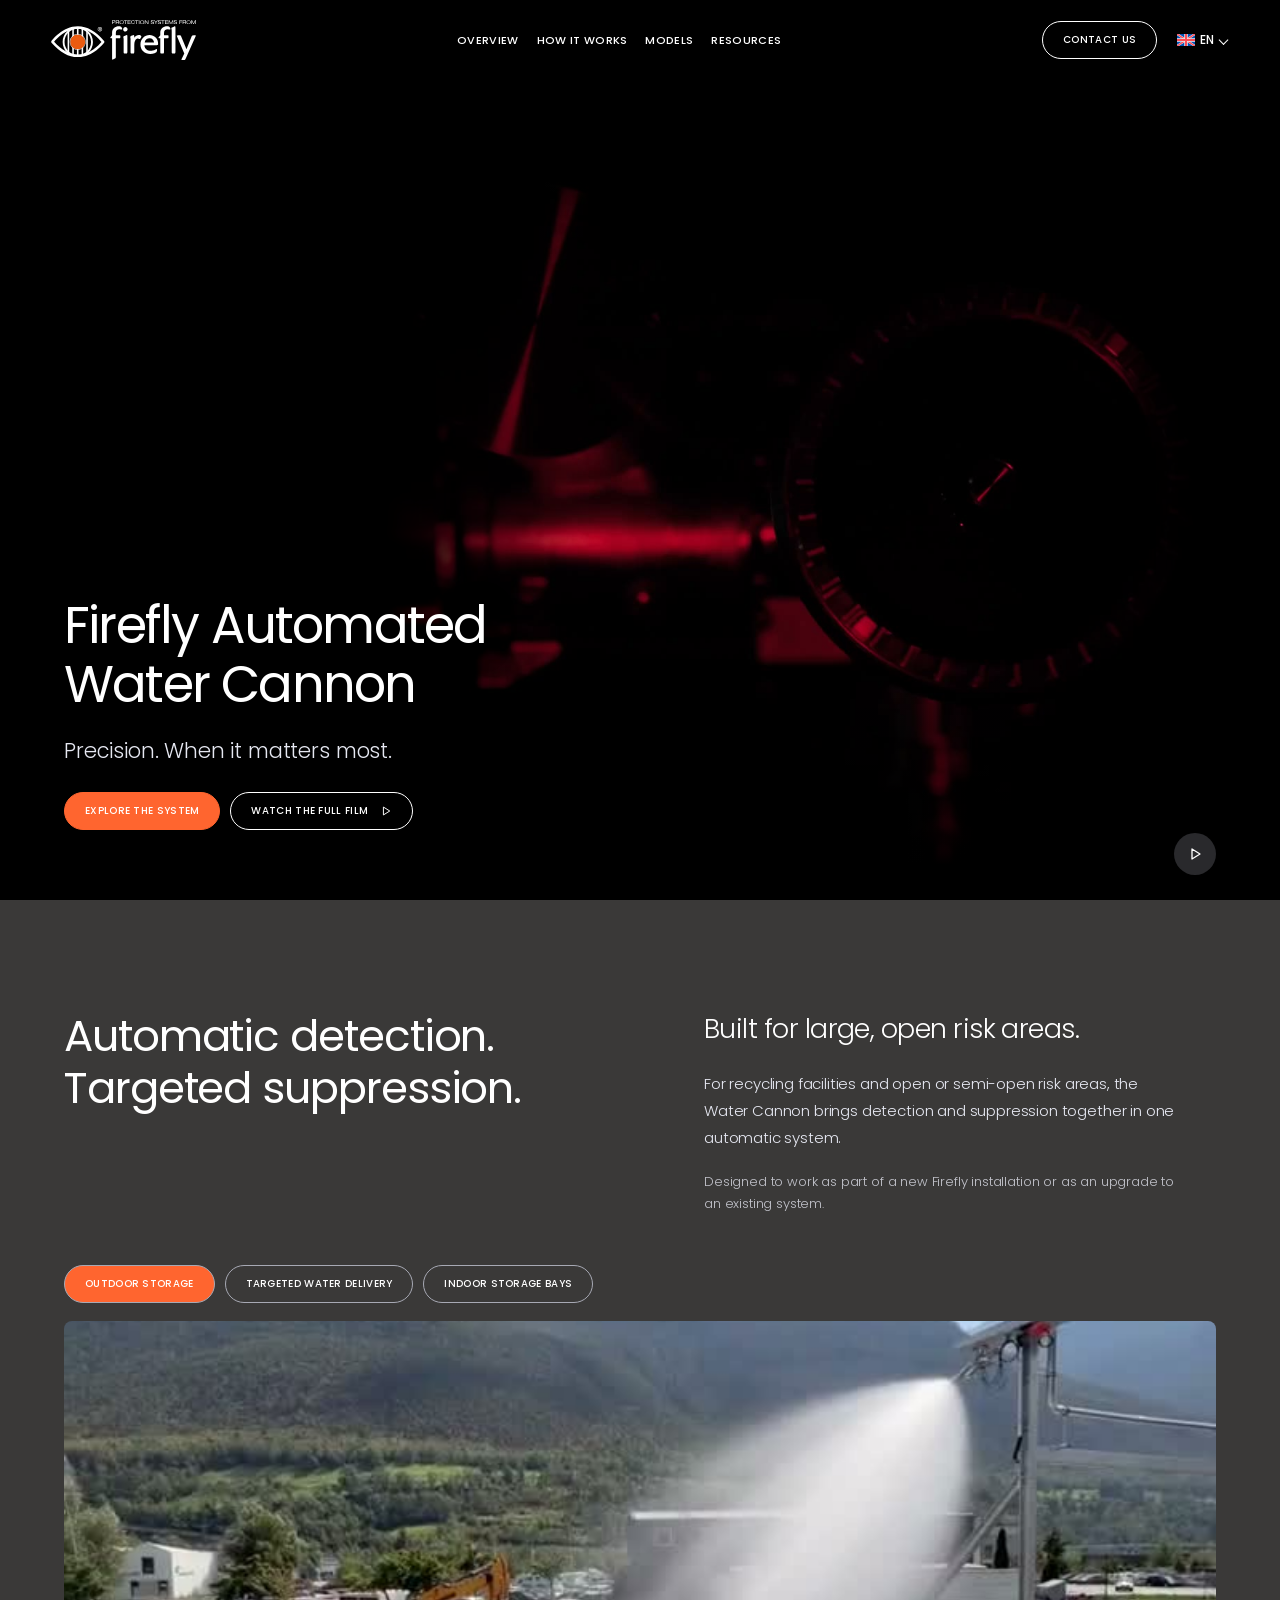
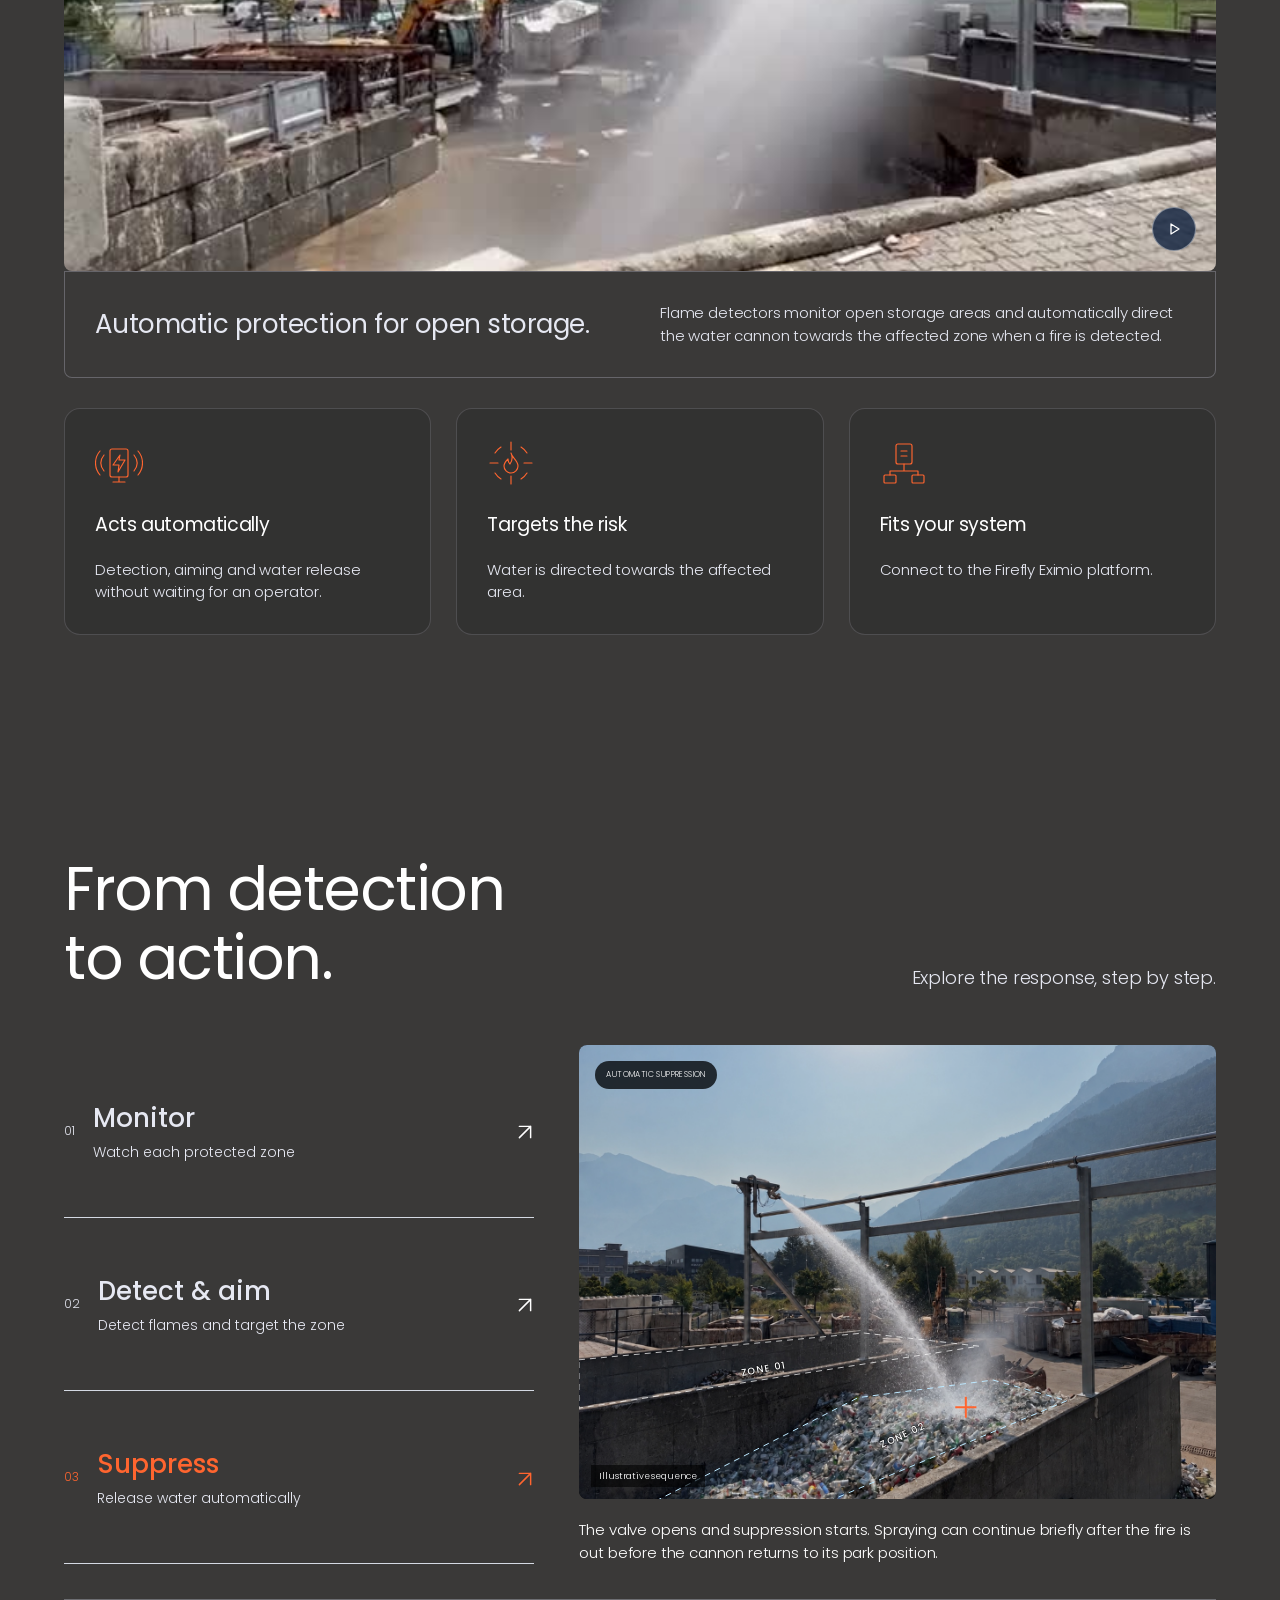
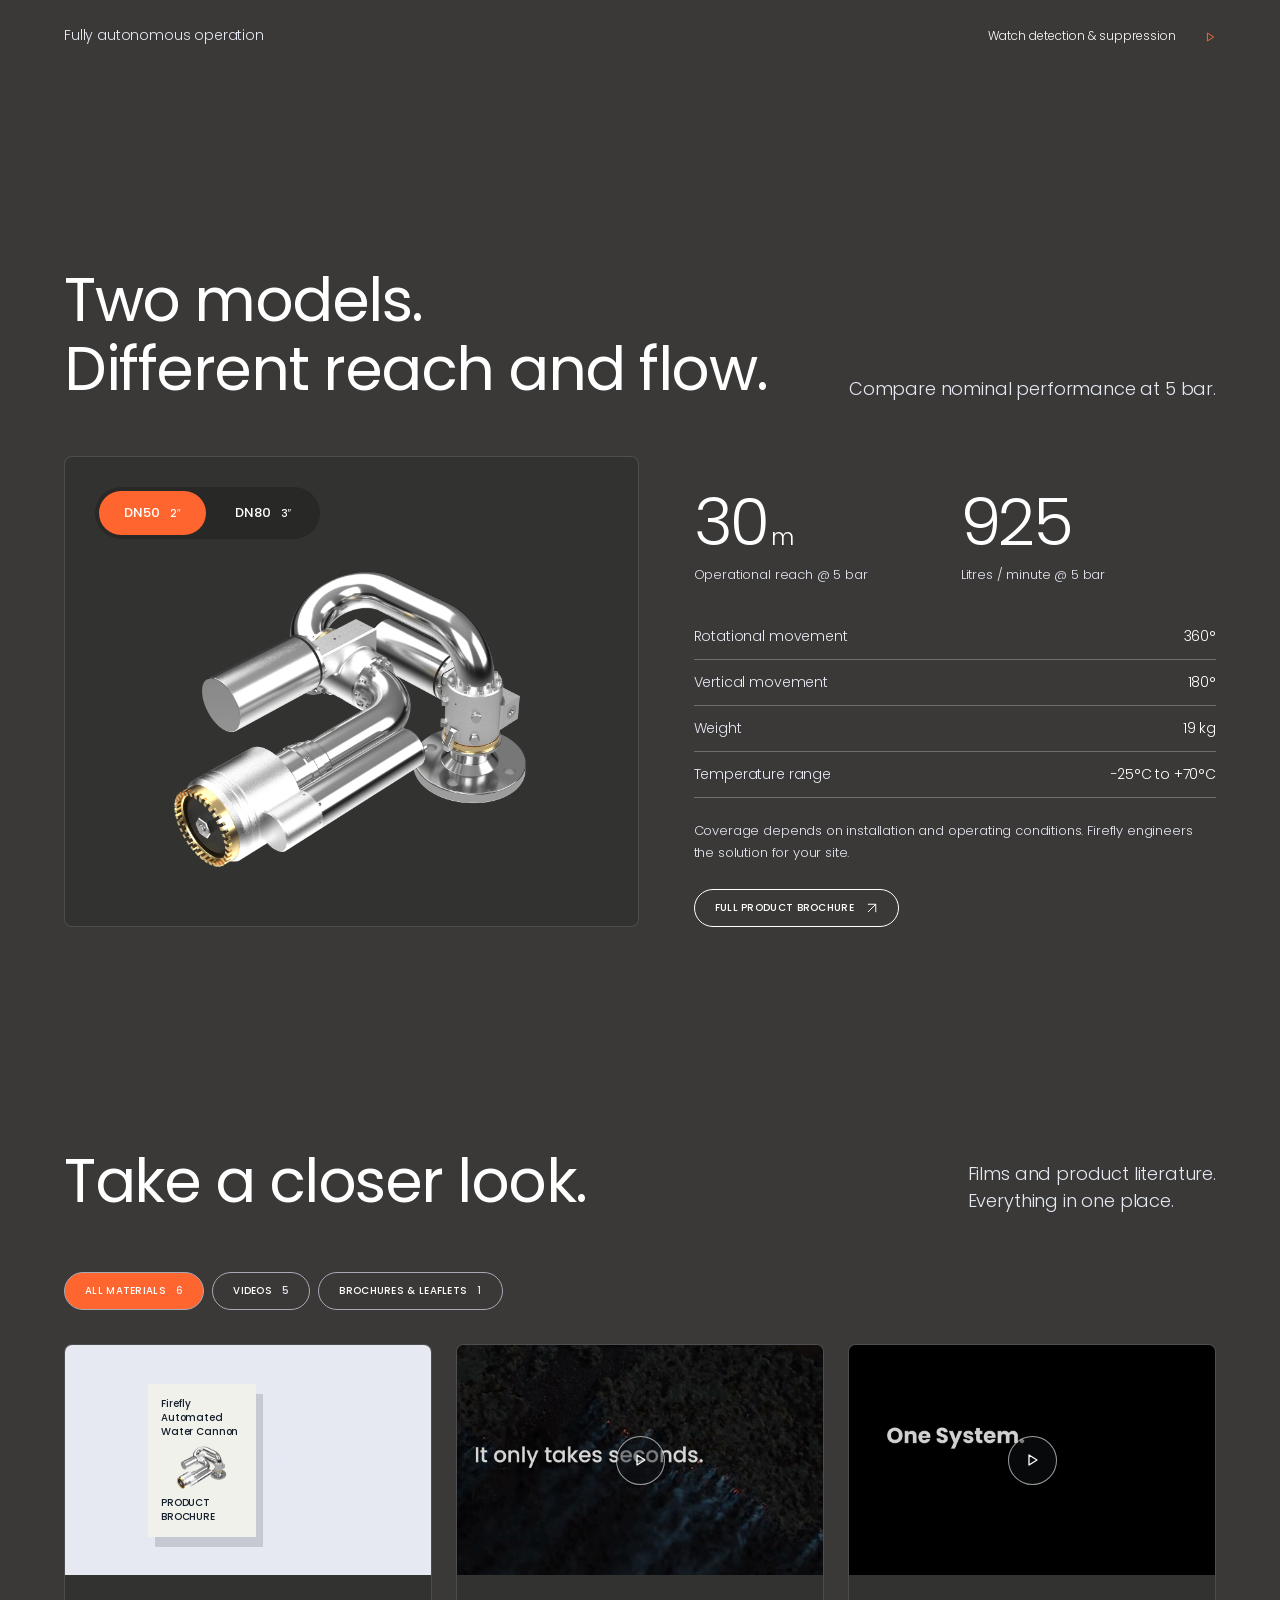
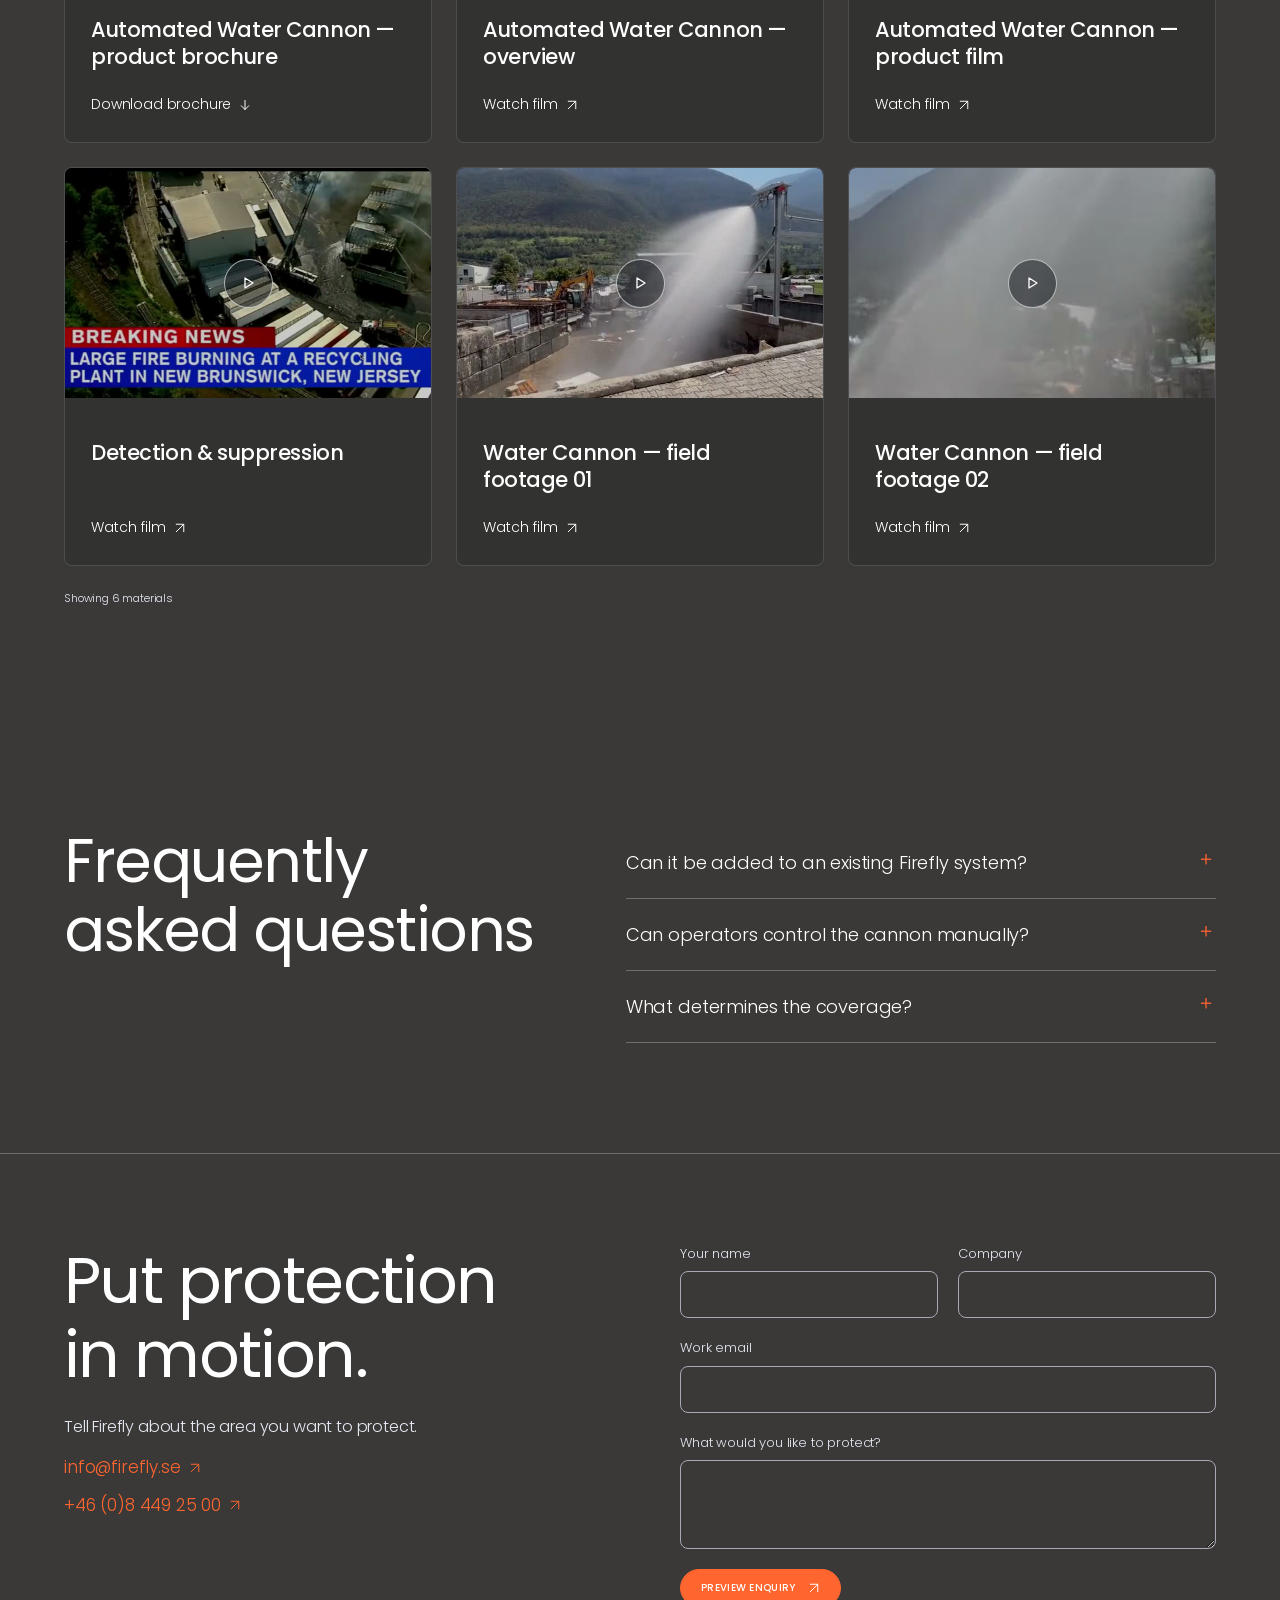
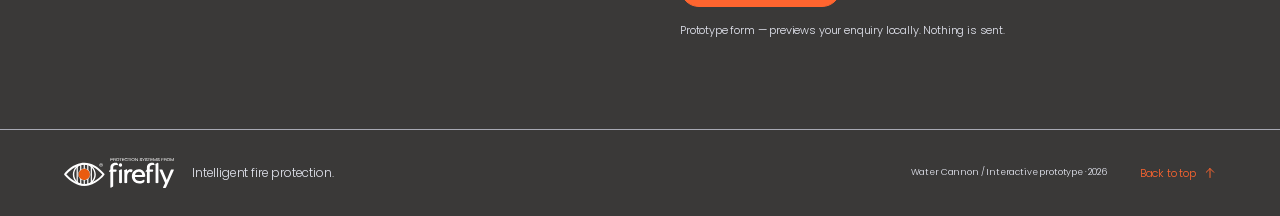
<file: index.html>
<!doctype html>
<html lang="en"><head><meta charset="utf-8"><meta name="viewport" content="width=device-width,initial-scale=1"><meta name="theme-color" content="#000000"><meta name="description" content="Explore the Firefly Automated Water Cannon. Automatic detection and targeted fire suppression for large open areas."><title>Black / Charcoal — Firefly Water Cannon</title><link rel="stylesheet" href="style.css"><link rel="stylesheet" href="themes.css"><link rel="stylesheet" href="black-charcoal.css?v=button-caps-20261006"><script src="app.js?v=hero-section-20261006" defer></script><meta name="robots" content="noindex,nofollow"></head>
<body data-theme="charcoal"><a class="skip" href="#main">Skip to content</a>
<header class="site-header"><a href="#top" class="brand" aria-label="Firefly home"><img src="assets/logo.svg" alt="Firefly" width="144" height="40"></a><button class="menu-toggle" aria-label="Open menu" aria-expanded="false" aria-controls="navigation"><svg width="24" height="24" viewBox="0 0 24 24" aria-hidden="true"><path d="M4 7.5h16v1.5H4z"></path><path d="M4 15h16v1.5H4z"></path></svg></button><nav id="navigation" aria-label="Campaign navigation"><button class="menu-close" aria-label="Close menu"><svg width="24" height="24" viewBox="0 0 24 24" aria-hidden="true"><path d="m4 4 16 16M20 4 4 20" fill="none" stroke="currentColor" stroke-width="1.3"/></svg></button><div class="campaign-links"><a class="campaign-link" href="#overview">Overview</a><a class="campaign-link" href="#how">How it works</a><a class="campaign-link" href="#models">Models</a><a class="campaign-link" href="#resources">Resources</a></div><a class="nav-contact" href="#contact">Contact us</a></nav><details class="site-language"><summary aria-label="Language: English"><img src="assets/flag-en.svg" alt="" width="18" height="12"><span>EN</span></summary><div aria-label="Language options"><a href="https://firefly.se/sv/" target="_blank" rel="noopener" lang="sv" aria-label="Svenska"><img src="assets/flag-sv.svg" alt="" width="18" height="12"><span>SV</span></a><a href="https://firefly.se/it/" target="_blank" rel="noopener" lang="it" aria-label="Italiano"><img src="assets/flag-it.svg" alt="" width="18" height="12"><span>IT</span></a><a href="https://firefly.se/pt-br/" target="_blank" rel="noopener" lang="pt-br" aria-label="Português (Brasil)"><img src="assets/flag-pt-br.svg" alt="" width="18" height="12"><span>PT-BR</span></a><a href="https://firefly.se/es/" target="_blank" rel="noopener" lang="es" aria-label="Español"><img src="assets/flag-es.svg" alt="" width="18" height="12"><span>ES</span></a><a href="https://www.firefly.com.pl/" target="_blank" rel="noopener" lang="pl" aria-label="Polski"><img src="assets/flag-pl.png" alt="" width="18" height="12"><span>PL</span></a><a href="https://fireflynorthamerica.com/" target="_blank" rel="noopener" lang="en-us" aria-label="English (US)"><img src="assets/flag-us.png" alt="" width="18" height="12"><span>EN-US</span></a></div></details></header>
<main id="main"><section class="cinema-hero" id="top"><div class="cinema-frame wrap"><div class="cinema-heading"><h1>Firefly Automated<br>Water Cannon</h1><p class="hero-byline">Precision. When it matters most.</p></div><div class="cinema-stage"><video id="hero-video" src="assets/hero-17-30.mp4" muted loop playsinline autoplay preload="auto" poster="assets/hero-poster.jpg" aria-label="Water Cannon product close-ups, excerpt from 17 to 30 seconds"></video></div><button id="hero-play" class="cinema-control" aria-label="Pause hero film"><svg class="ui-icon ui-icon-pause" viewBox="0 0 16 16" aria-hidden="true" focusable="false"><path d="M5 3v10M11 3v10"/></svg></button><div class="cinema-summary"><div class="actions"><a class="button primary" href="#how">Explore the system</a><button class="button secondary" data-video="product">Watch the full film <span><svg class="ui-icon ui-icon-play" viewBox="0 0 16 16" aria-hidden="true" focusable="false"><path d="m5 3 8 5-8 5Z"/></svg></span></button></div></div></div></section>
<section id="overview" class="intro wrap"><div class="intro-grid"><h2>Automatic detection.<br>Targeted suppression.</h2><div class="intro-copy"><p class="intro-lead">Built for large, open risk areas.</p><p class="intro-description">For recycling facilities and open or semi-open risk areas, the Water Cannon brings detection and suppression together in one automatic system.</p><p class="intro-note">Designed to work as part of a new Firefly installation or as an upgrade to an existing system.</p></div></div><div class="application-showcase"><div class="application-tabs" role="group" aria-label="Explore application views"><button data-application="field-01" aria-pressed="true">Outdoor storage</button><button data-application="field-02" aria-pressed="false">Targeted water delivery</button><button data-application="hall" aria-pressed="false">Indoor storage bays</button></div><div class="application-media"><video id="application-video" muted loop playsinline preload="metadata" poster="assets/field-01-poster.jpg" aria-label="Supplied field footage of water cannon operation"><source src="assets/field-01.mp4" type="video/mp4"></video><img id="application-image" src="assets/hall.webp" alt="Supplied illustration of water cannon protection in indoor storage bays" hidden loading="lazy"><span id="application-illustration-label" hidden>Application illustration</span><button id="application-play" aria-label="Pause application film"><svg class="ui-icon ui-icon-pause" viewBox="0 0 16 16" aria-hidden="true" focusable="false"><path d="M5 3v10M11 3v10"/></svg></button></div><div class="application-caption"><div><p id="application-kind">FIELD FOOTAGE</p><h3 id="application-title">Automatic protection for open storage.</h3></div><p id="application-description">Flame detectors monitor open storage areas and automatically direct the water cannon towards the affected zone when a fire is detected.</p></div></div><div class="benefits"><article><img class="benefit-icon" src="assets/icon-automatic.svg" alt="" width="48" height="48"><h3>Acts automatically</h3><p>Detection, aiming and water release without waiting for an operator.</p></article><article><img class="benefit-icon" src="assets/icon-targeted.svg" alt="" width="48" height="48"><h3>Targets the risk</h3><p>Water is directed towards the affected area.</p></article><article><img class="benefit-icon" src="assets/icon-integration.svg" alt="" width="48" height="48"><h3>Fits your system</h3><p>Connect to the Firefly Eximio platform.</p></article></div></section>
<section id="how" class="how section-tone"><div class="wrap"><div class="section-head"><div><h2>From detection<br>to action.</h2></div><p class="muted">Explore the response, step by step.</p></div><div class="how-grid"><div class="step-list" role="tablist" aria-label="System response"><button role="tab" id="step-0" aria-controls="step-panel" aria-selected="true" data-step="0"><span>01</span><div><strong>Monitor</strong><small>Watch each protected zone</small></div><b><svg class="ui-icon ui-icon-diagonal" viewBox="0 0 16 16" aria-hidden="true" focusable="false"><path d="M3 13 13 3M3 3h10v10"/></svg></b></button><button role="tab" id="step-1" aria-controls="step-panel" aria-selected="false" tabindex="-1" data-step="1"><span>02</span><div><strong>Detect & aim</strong><small>Detect flames and target the zone</small></div><b><svg class="ui-icon ui-icon-diagonal" viewBox="0 0 16 16" aria-hidden="true" focusable="false"><path d="M3 13 13 3M3 3h10v10"/></svg></b></button><button role="tab" id="step-2" aria-controls="step-panel" aria-selected="false" tabindex="-1" data-step="2"><span>03</span><div><strong>Suppress</strong><small>Release water automatically</small></div><b><svg class="ui-icon ui-icon-diagonal" viewBox="0 0 16 16" aria-hidden="true" focusable="false"><path d="M3 13 13 3M3 3h10v10"/></svg></b></button></div><div id="step-panel" role="tabpanel" aria-labelledby="step-0" tabindex="0"><div class="scene" data-state="0"><img id="step-image" src="assets/site.webp" alt="Water cannon installed above a recycling storage area" loading="lazy" width="1280" height="960"><svg class="bay-zones" viewBox="0 0 1448 1086" preserveAspectRatio="xMidYMid slice" aria-hidden="true"><polygon class="zone-area z1" points="0,742 648,681 910,711 0,852"/><polygon class="zone-area z2" points="130,1086 635,828 942,788 1110,835 515,1086"/><text class="zone-label" x="370" y="779" transform="rotate(-10 370 779)">ZONE 01</text><text class="zone-label" x="690" y="943" transform="rotate(-25 690 943)">ZONE 02</text><path class="zone-target" d="M880 826v48M856 850h48"/></svg><span class="scene-note">Illustrative sequence</span><div class="scene-status"><span class="signal"></span><span id="status-text">ZONES MONITORED</span></div></div><div class="step-description"><span id="step-number">01 / MONITOR</span><p id="step-text">Flame detectors continuously monitor the defined protection zones.</p></div></div></div><div class="how-foot"><span>Fully autonomous operation</span><button class="text-button" data-video="detection">Watch detection & suppression <span><svg class="ui-icon ui-icon-play" viewBox="0 0 16 16" aria-hidden="true" focusable="false"><path d="m5 3 8 5-8 5Z"/></svg></span></button></div></div></section>
<section id="models" class="models wrap"><div class="section-head"><div><h2>Two models.<br>Different reach and flow.</h2></div><p class="muted">Compare nominal performance at 5 bar.</p></div><div class="model-grid"><div class="model-visual"><div class="model-switch" role="tablist" aria-label="Water cannon model"><button role="tab" id="dn50-tab" aria-controls="model-panel" aria-selected="true" data-model="dn50">DN50 <span>2″</span></button><button role="tab" id="dn80-tab" aria-controls="model-panel" aria-selected="false" tabindex="-1" data-model="dn80">DN80 <span>3″</span></button></div><img id="model-image" src="assets/dn50.webp" alt="Firefly DN50 water cannon" loading="lazy" width="1900" height="1069"><span class="visual-note">316L STAINLESS STEEL / 24V BLDC MOTOR</span></div><div id="model-panel" role="tabpanel" aria-labelledby="dn50-tab"><p class="eyebrow" id="model-heading">DN50 / 2 INCH</p><div class="main-specs"><div><strong id="range">30<span>m</span></strong><span>Operational reach @ 5 bar</span></div><div><strong id="flow">925</strong><span>Litres / minute @ 5 bar</span></div></div><dl class="specs"><div><dt>Rotational movement</dt><dd>360°</dd></div><div><dt>Vertical movement</dt><dd>180°</dd></div><div><dt>Weight</dt><dd id="weight">19 kg</dd></div><div><dt>Temperature range</dt><dd>−25°C to +70°C</dd></div></dl><p class="spec-note">Coverage depends on installation and operating conditions. Firefly engineers the solution for your site.</p><a class="button secondary" href="assets/water-cannon-brochure.pdf" target="_blank" rel="noopener">Full product brochure <span><svg class="ui-icon ui-icon-diagonal" viewBox="0 0 16 16" aria-hidden="true" focusable="false"><path d="M3 13 13 3M3 3h10v10"/></svg></span></a></div></div></section>
<section id="resources" class="resources section-tone"><div class="wrap"><div class="section-head"><div><h2>Take a closer look.</h2></div><p class="muted">Films and product literature.<br>Everything in one place.</p></div><div class="filters" role="group" aria-label="Filter resources"><button aria-pressed="true" data-filter="all">All materials <span>6</span></button><button aria-pressed="false" data-filter="video">Videos <span>5</span></button><button aria-pressed="false" data-filter="document">Brochures & leaflets <span>1</span></button></div><div id="resource-grid" class="resource-grid"></div><p class="resource-status" role="status" id="resource-count">Showing 6 materials</p></div></section>
<section class="faq wrap"><div class="faq-grid"><h2>Frequently asked questions</h2><div><details><summary>Can it be added to an existing Firefly system?</summary><p>Yes. Firefly can integrate the Water Cannon into a new system or assess it as an upgrade to an existing installation.</p></details><details><summary>Can operators control the cannon manually?</summary><p>Manual control options include a joystick, ONE App and ONE Web.</p></details><details><summary>What determines the coverage?</summary><p>Pressure, mounting height, elevation and spray pattern affect reach. Firefly will assess the requirements of your protected area.</p></details></div></div></section>
<section id="contact" class="contact wrap"><div><h2>Put protection<br>in motion.</h2><p>Tell Firefly about the area you want to protect.</p><a class="contact-link" href="mailto:info@firefly.se">info@firefly.se <svg class="ui-icon ui-icon-diagonal" viewBox="0 0 16 16" aria-hidden="true" focusable="false"><path d="M3 13 13 3M3 3h10v10"/></svg></a><a class="contact-link" href="tel:+4684492500">+46 (0)8 449 25 00 <svg class="ui-icon ui-icon-diagonal" viewBox="0 0 16 16" aria-hidden="true" focusable="false"><path d="M3 13 13 3M3 3h10v10"/></svg></a></div><form id="contact-form"><div class="form-pair"><label>Your name<input name="name" autocomplete="name" required></label><label>Company<input name="company" autocomplete="organization" required></label></div><label>Work email<input name="email" type="email" autocomplete="email" required></label><label>What would you like to protect?<textarea name="message" rows="3" required></textarea></label><button class="button primary" type="submit">Preview enquiry <span><svg class="ui-icon ui-icon-diagonal" viewBox="0 0 16 16" aria-hidden="true" focusable="false"><path d="M3 13 13 3M3 3h10v10"/></svg></span></button><small class="form-note">Prototype form — previews your enquiry locally. Nothing is sent.</small><div id="form-result" role="status" hidden></div></form></section>
</main><footer class="wrap"><img src="assets/logo.svg" alt="Firefly" width="120" height="34"><p>Intelligent fire protection.</p><span>Water Cannon / Interactive prototype · 2026</span><a href="#top">Back to top <svg class="ui-icon ui-icon-up" viewBox="0 0 16 16" aria-hidden="true" focusable="false"><path d="M8 14V2M3 7l5-5 5 5"/></svg></a></footer>
<dialog id="video-dialog" aria-labelledby="video-title"><div class="dialog-head"><h2 id="video-title">Product film</h2><button id="close-video" aria-label="Close video">✕</button></div><video id="video-player" controls playsinline preload="none"></video><p id="video-error" hidden>Could not play this film. <a id="video-fallback" href="">Open the MP4 file</a>.</p></dialog>
</body></html>
</file>
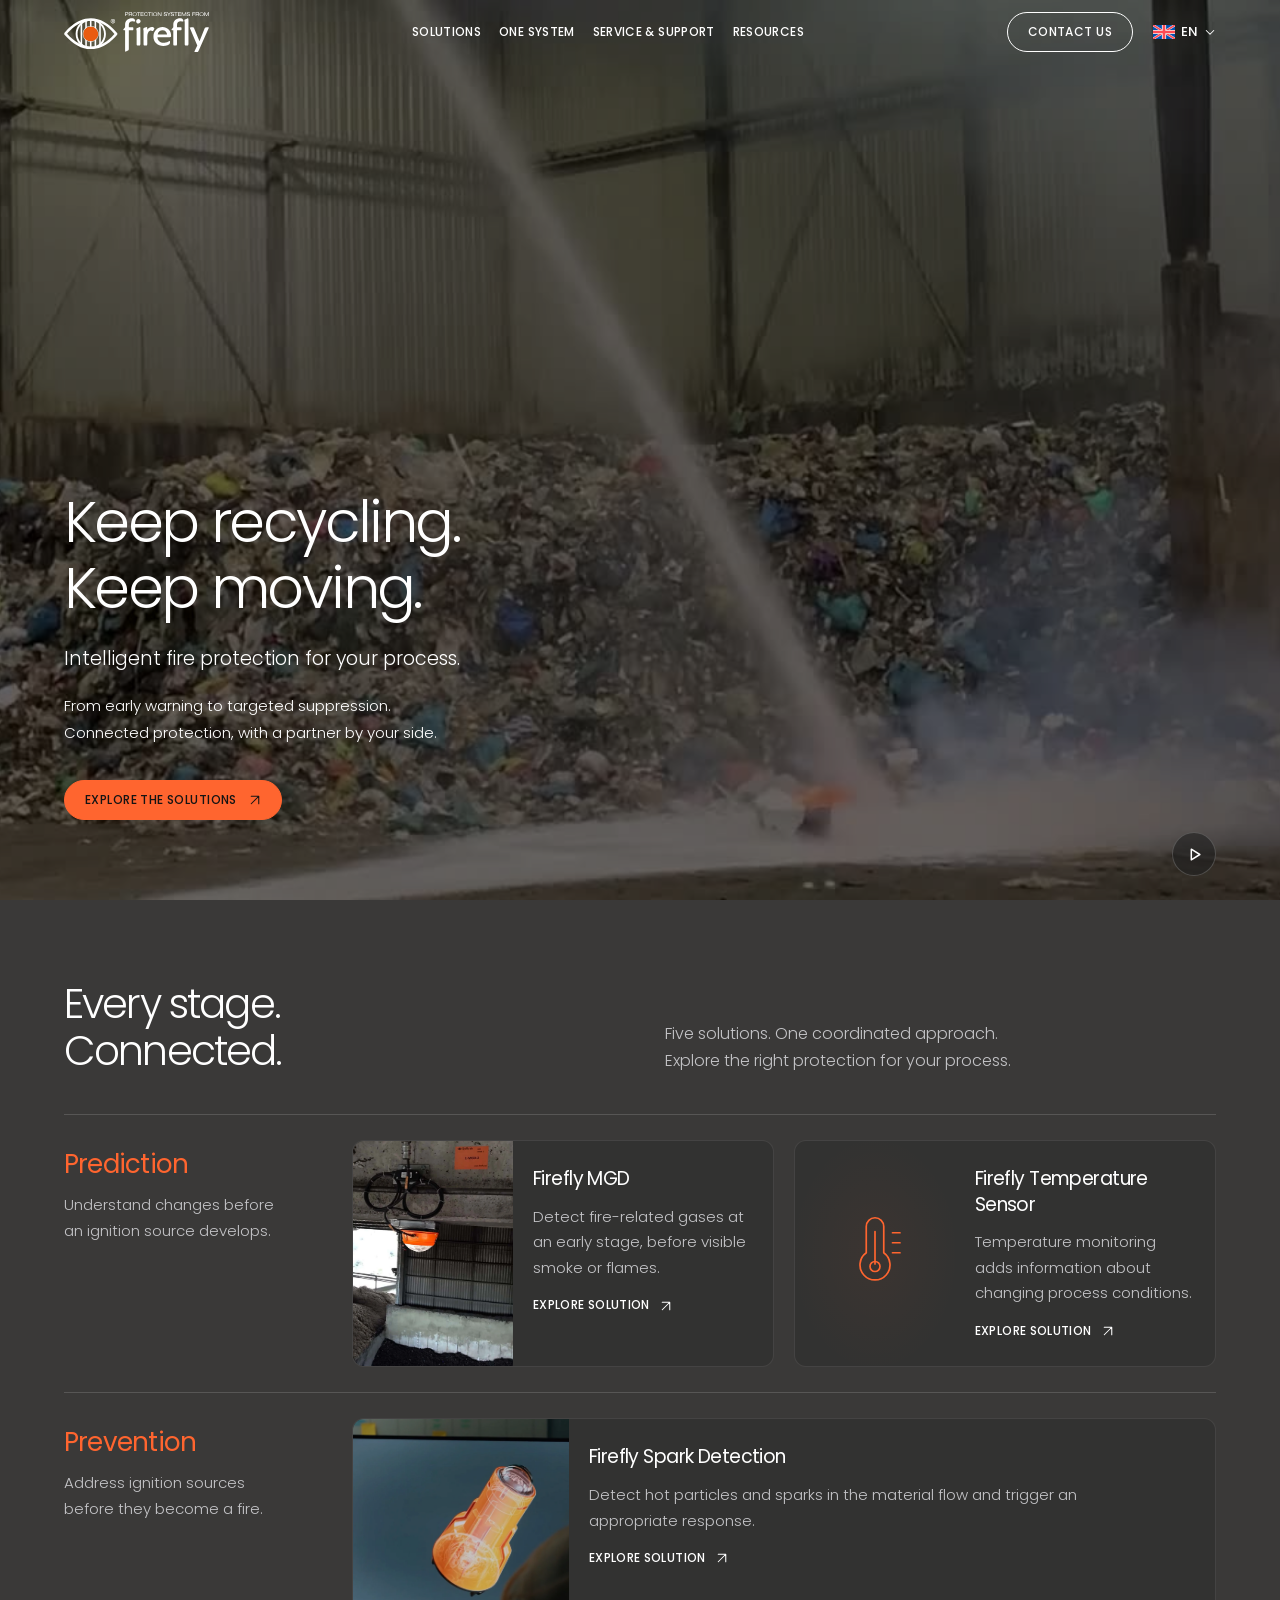
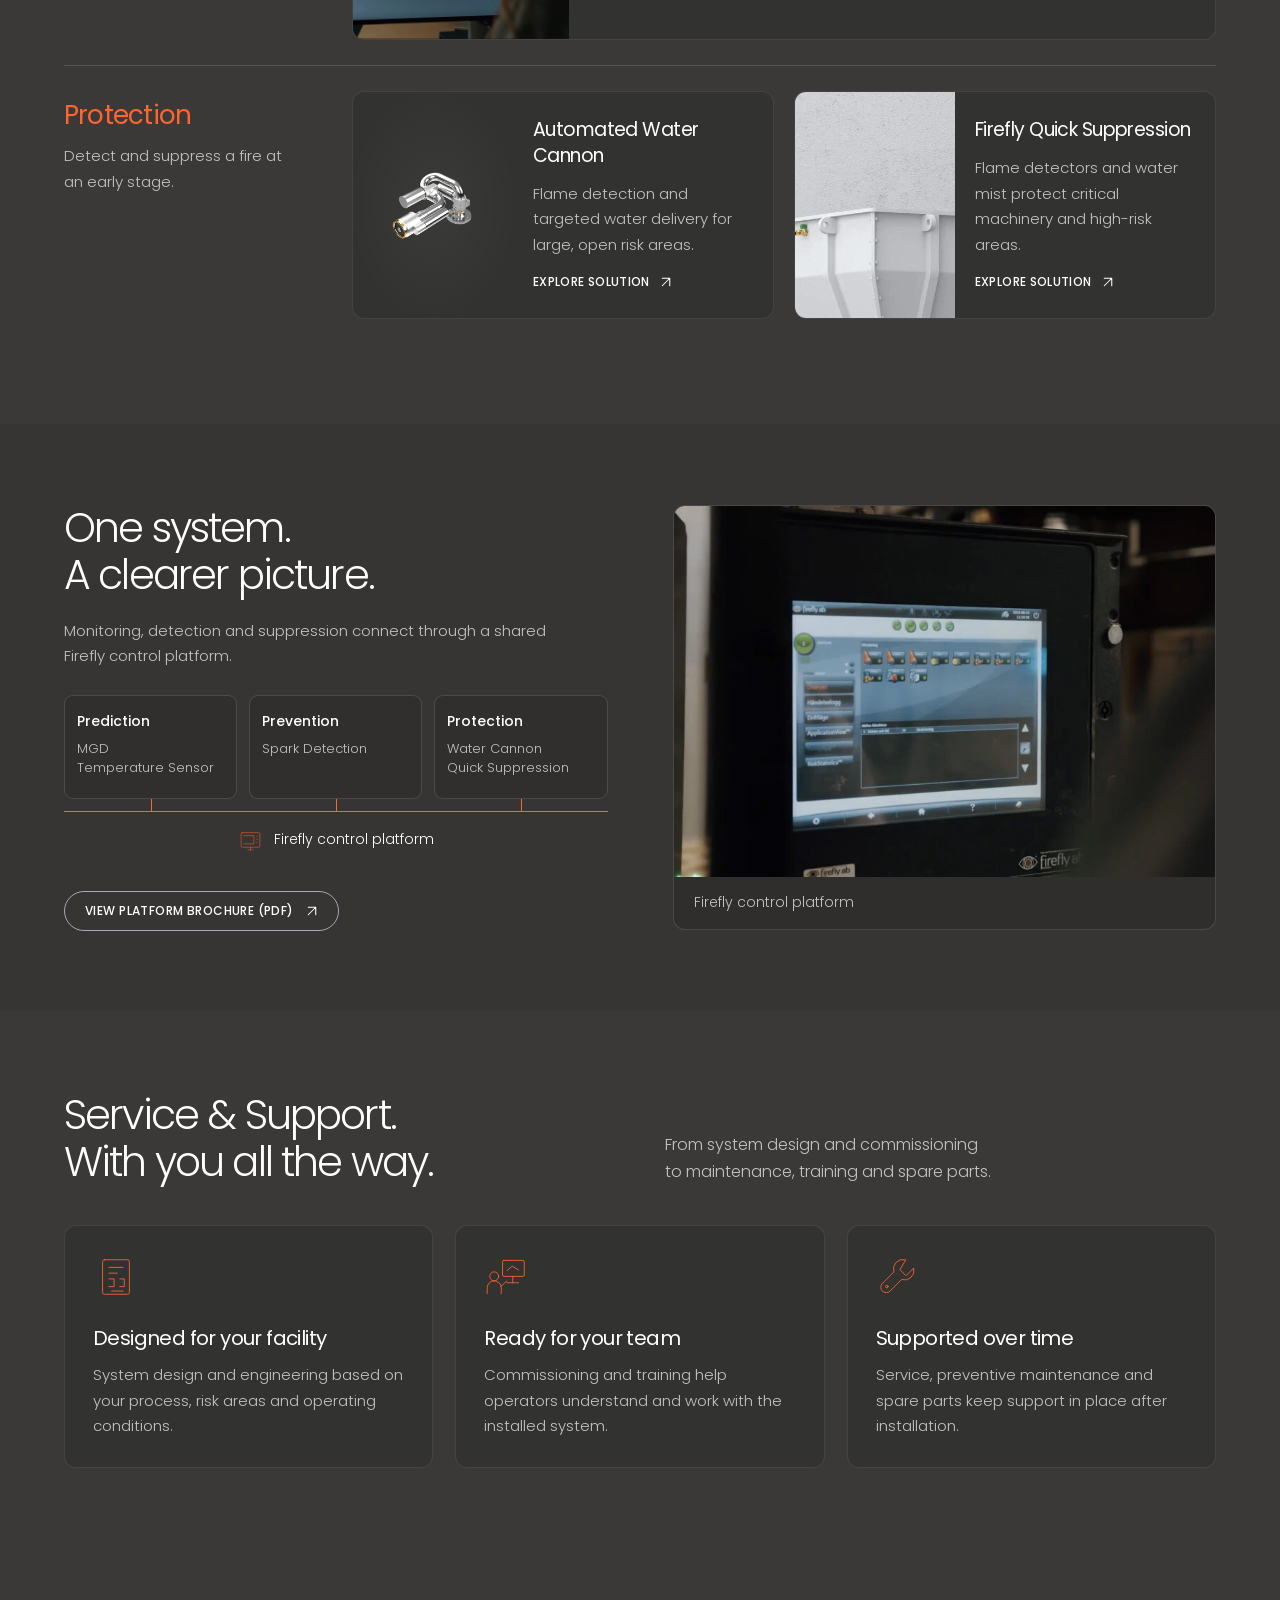
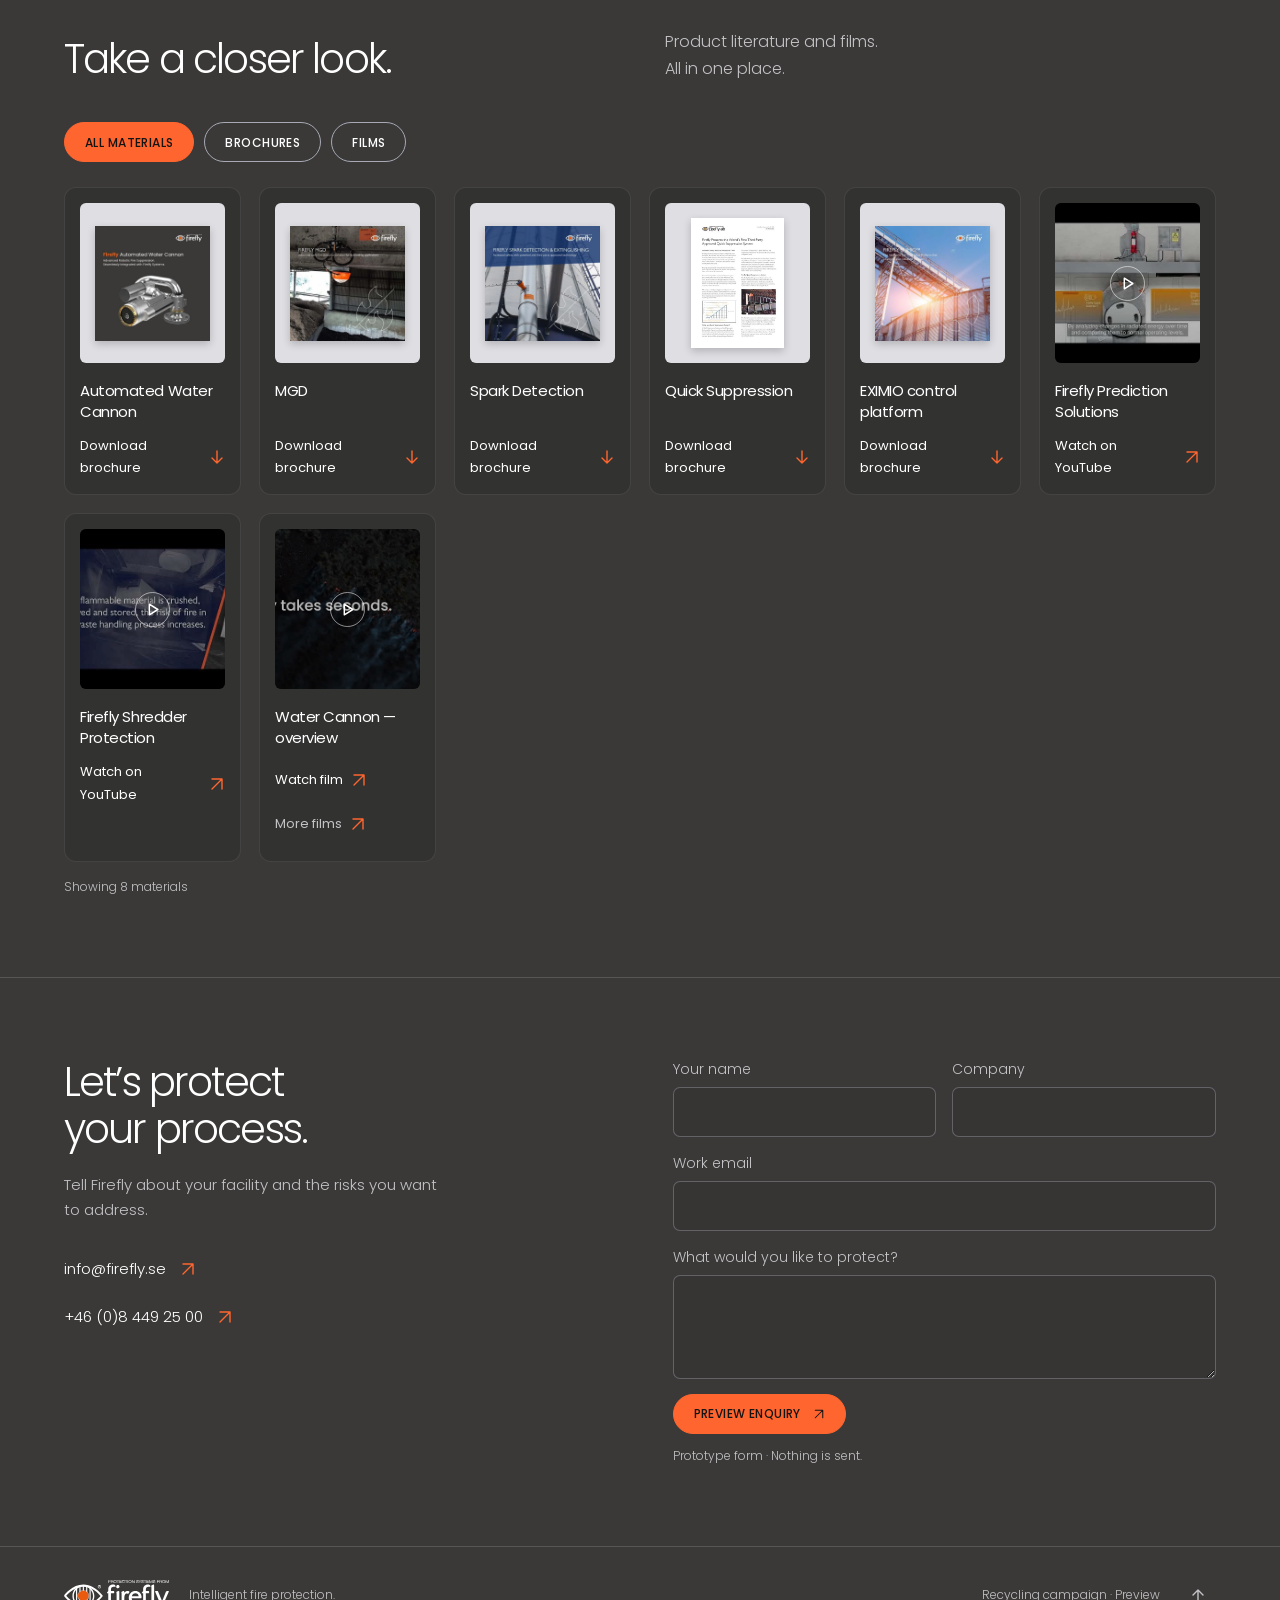
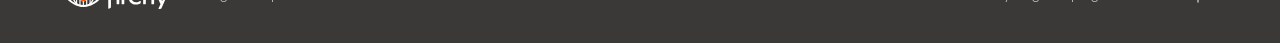
<file: recycling/index.html>
<!doctype html><html lang="en"><head><meta charset="utf-8"><meta name="viewport" content="width=device-width,initial-scale=1"><meta name="theme-color" content="#000000"><meta name="robots" content="noindex,nofollow"><meta name="description" content="Explore Firefly solutions for the recycling industry. Prediction, prevention, protection and support."><title>Fire protection for recycling — Firefly Recycling Preview</title><link rel="stylesheet" href="campaign.css?v=polish-20261014"><link rel="stylesheet" href="polish.css?v=hero-cover-20261015"><script src="campaign.js?v=hero-cover-20261015" defer></script></head><body data-page="overview"><a class="skip-link" href="#main">Skip to content</a><header class="site-header"><a class="brand" href="index.html" aria-label="Firefly Recycling home"><img src="assets/logo.svg" alt="Firefly" width="145" height="40"></a><button class="menu-toggle" aria-label="Open menu" aria-expanded="false" aria-controls="navigation"><svg viewBox="0 0 24 24" aria-hidden="true"><path d="M3 8h18M3 16h18"/></svg></button><nav id="navigation" aria-label="Campaign navigation"><button class="menu-close" aria-label="Close menu"><svg viewBox="0 0 24 24" aria-hidden="true"><path d="m5 5 14 14M19 5 5 19"/></svg></button><div class="campaign-links"><a class="campaign-link" href="#solutions">Solutions</a><a class="campaign-link" href="#system">One system</a><a class="campaign-link" href="#partnership">Service & Support</a><a class="campaign-link" href="#resources">Resources</a></div><a class="nav-contact button secondary" href="#contact">Contact us</a></nav><details class="site-language"><summary aria-label="Language: English — prototype"><img src="assets/flag-en.svg" width="22" height="15" alt=""><span>EN</span><svg class="ui-icon" viewBox="0 0 16 16" aria-hidden="true"><path d="m3 6 5 5 5-5"/></svg></summary><div class="language-options" aria-label="Language options"><button type="button" data-language="en"><img src="assets/flag-en.svg" width="22" height="15" alt="">EN<span class="sr-only"> — English</span></button><button type="button" data-language="sv"><img src="assets/flag-sv.svg" width="22" height="15" alt="">SV<span class="sr-only"> — Svenska</span></button><button type="button" data-language="it"><img src="assets/flag-it.svg" width="22" height="15" alt="">IT<span class="sr-only"> — Italiano</span></button><button type="button" data-language="pt-br"><img src="assets/flag-pt-br.svg" width="22" height="15" alt="">PT-BR<span class="sr-only"> — Português</span></button><button type="button" data-language="es"><img src="assets/flag-es.svg" width="22" height="15" alt="">ES<span class="sr-only"> — Español</span></button><button type="button" data-language="pl"><img src="assets/flag-pl.png" width="22" height="15" alt="">PL<span class="sr-only"> — Polski</span></button><button type="button" data-language="us"><img src="assets/flag-us.png" width="22" height="15" alt="">EN-US<span class="sr-only"> — English (US)</span></button></div></details></header><main id="main"><section class="recycling-hero" id="top"><div class="hero-frame wrap"><video class="hero-industry" id="recycling-hero-video" src="assets/recycling-hero-loop.mp4" poster="assets/recycling-hero-loop-poster.jpg" muted playsinline loop autoplay preload="auto" aria-label="Water Cannon operating above indoor recycling material storage"></video><button id="recycling-hero-play" class="hero-film-control" aria-label="Pause hero film"><svg class="ui-icon" viewBox="0 0 16 16" aria-hidden="true"><path d="M5 3v10M11 3v10"/></svg></button><div class="hero-copy"><h1>Keep recycling.<br>Keep moving.</h1><p class="hero-byline">Intelligent fire protection for your process.</p><p class="hero-description">From early warning to targeted suppression.<br>Connected protection, with a partner by your side.</p><a href="#solutions" class="button primary">Explore the solutions <svg class="ui-icon" viewBox="0 0 16 16" aria-hidden="true"><path d="M3 13 13 3M3 3h10v10"/></svg></a></div></div></section><section id="solutions" class="wrap section-space"><div class="section-head"><h2>Every stage.<br>Connected.</h2><p>Five solutions. One coordinated approach.<br>Explore the right protection for your process.</p></div><section class="solution-group" id="prediction" aria-labelledby="heading-prediction"><div class="group-intro"><h3 id="heading-prediction">Prediction</h3><p>Understand changes before an ignition source develops.</p></div><div class="solution-track " tabindex="0" aria-label="Prediction solutions"><a class="solution-card solution-mgd " href="mgd.html"><div class="solution-visual "><img src="assets/mgd-installation.webp" alt="Firefly MGD installation from the official product brochure" width="1196" height="1195" loading="lazy"></div><div class="solution-copy"><h3>Firefly MGD</h3><p>Detect fire-related gases at an early stage, before visible smoke or flames.</p><span class="card-link">Explore solution <svg class="ui-icon" viewBox="0 0 16 16" aria-hidden="true"><path d="M3 13 13 3M3 3h10v10"/></svg></span></div></a><a class="solution-card solution-temperature-sensor " href="temperature-sensor.html"><div class="solution-visual concept-visual"><svg class="line-icon" viewBox="0 0 72 72" aria-hidden="true"><path d="M29 35V14a7 7 0 0 1 14 0v21a12 12 0 1 1-14 0Z"/><path d="M36 18v26m14-25h6m-6 8h6m-6 8h6"/><circle cx="36" cy="46" r="4"/></svg></div><div class="solution-copy"><h3>Firefly Temperature Sensor</h3><p>Temperature monitoring adds information about changing process conditions.</p><span class="card-link">Explore solution <svg class="ui-icon" viewBox="0 0 16 16" aria-hidden="true"><path d="M3 13 13 3M3 3h10v10"/></svg></span></div></a></div></section><section class="solution-group" id="prevention" aria-labelledby="heading-prevention"><div class="group-intro"><h3 id="heading-prevention">Prevention</h3><p>Address ignition sources before they become a fire.</p></div><div class="solution-track single-card" tabindex="0" aria-label="Prevention solutions"><a class="solution-card solution-spark-detection " href="spark-detection.html"><div class="solution-visual "><img src="assets/spark-detector.webp" alt="Firefly infrared detection illustration" width="1920" height="953" loading="lazy"></div><div class="solution-copy"><h3>Firefly Spark Detection</h3><p>Detect hot particles and sparks in the material flow and trigger an appropriate response.</p><span class="card-link">Explore solution <svg class="ui-icon" viewBox="0 0 16 16" aria-hidden="true"><path d="M3 13 13 3M3 3h10v10"/></svg></span></div></a></div></section><section class="solution-group" id="protection" aria-labelledby="heading-protection"><div class="group-intro"><h3 id="heading-protection">Protection</h3><p>Detect and suppress a fire at an early stage.</p></div><div class="solution-track " tabindex="0" aria-label="Protection solutions"><a class="solution-card solution-water-cannon product-cutout" href="water-cannon.html"><div class="solution-visual "><img src="assets/dn50.webp" alt="Firefly Automated Water Cannon DN50" width="1900" height="1069" loading="lazy"></div><div class="solution-copy"><h3>Automated Water Cannon</h3><p>Flame detection and targeted water delivery for large, open risk areas.</p><span class="card-link">Explore solution <svg class="ui-icon" viewBox="0 0 16 16" aria-hidden="true"><path d="M3 13 13 3M3 3h10v10"/></svg></span></div></a><a class="solution-card solution-quick-suppression " href="quick-suppression.html"><div class="solution-visual "><img src="assets/quick-application.webp" alt="Firefly ShredderGuard application illustrating Quick Suppression" width="1024" height="423" loading="lazy"></div><div class="solution-copy"><h3>Firefly Quick Suppression</h3><p>Flame detectors and water mist protect critical machinery and high-risk areas.</p><span class="card-link">Explore solution <svg class="ui-icon" viewBox="0 0 16 16" aria-hidden="true"><path d="M3 13 13 3M3 3h10v10"/></svg></span></div></a></div></section></section><section id="system" class="system-section section-space"><div class="wrap system-grid"><div><h2>One system.<br>A clearer picture.</h2><p>Monitoring, detection and suppression connect through a shared Firefly control platform.</p><div class="system-map" aria-label="All five solutions share the Firefly control platform"><ul><li><strong>Prediction</strong><span>MGD<br>Temperature Sensor</span></li><li><strong>Prevention</strong><span>Spark Detection</span></li><li><strong>Protection</strong><span>Water Cannon<br>Quick Suppression</span></li></ul><p class="map-control"><svg class="line-icon" viewBox="0 0 72 72" aria-hidden="true"><rect x="11" y="15" width="50" height="39" rx="3"/><path d="M18 23h27v22H18m35-20h1m-1 8h1m-1 8h1M29 61h14m-7-7v7"/></svg>Firefly control platform</p></div><a class="button secondary" href="assets/eximio-brochure.pdf" target="_blank" rel="noopener">View platform brochure (PDF) <svg class="ui-icon" viewBox="0 0 16 16" aria-hidden="true"><path d="M3 13 13 3M3 3h10v10"/></svg></a></div><figure class="system-visual"><img src="assets/control-unit.webp" alt="Firefly control unit with screen showing protected zones" width="1024" height="531" loading="lazy"><figcaption>Firefly control platform</figcaption></figure></div></section><section id="partnership" class="wrap section-space"><div class="section-head"><h2>Service &amp; Support.<br>With you all the way.</h2><p>From system design and commissioning<br>to maintenance, training and spare parts.</p></div><div class="partner-grid"><article><svg class="line-icon" viewBox="0 0 72 72" aria-hidden="true"><rect x="15" y="9" width="42" height="54" rx="3"/><path d="M25 21h22M25 30h13m-13 9h8v12h-8m17-12h7v12h-7m-13 7h18"/></svg><h3>Designed for your facility</h3><p>System design and engineering based on your process, risk areas and operating conditions.</p></article><article><svg class="line-icon" viewBox="0 0 72 72" aria-hidden="true"><rect x="29" y="10" width="34" height="25" rx="2"/><path d="m36 26 8-7 10 6M45 35v10m-9 0h18"/><circle cx="16" cy="35" r="7"/><path d="M5 62V53a11 11 0 0 1 22 0v9m-1-11 10-9"/></svg><h3>Ready for your team</h3><p>Commissioning and training help operators understand and work with the installed system.</p></article><article><svg class="line-icon" viewBox="0 0 72 72" aria-hidden="true"><path d="M46 9a15 15 0 0 0-18 19L10 46a8 8 0 1 0 12 12l18-18A15 15 0 0 0 59 22L47 34l-9-9Z"/><circle cx="17" cy="51" r="2"/></svg><h3>Supported over time</h3><p>Service, preventive maintenance and spare parts keep support in place after installation.</p></article></div></section><section id="resources" class="wrap section-space"><div class="section-head"><h2>Take a closer look.</h2><p>Product literature and films.<br>All in one place.</p></div><div class="material-filters" role="group" aria-label="Filter materials"><button class="button secondary" data-resource-filter="all" aria-pressed="true">All materials</button><button class="button secondary" data-resource-filter="document" aria-pressed="false">Brochures</button><button class="button secondary" data-resource-filter="video" aria-pressed="false">Films</button></div><div class="material-grid"><article class="material-card" data-kind="document"><a class="material-document" href="assets/water-cannon-brochure.pdf" target="_blank" rel="noopener" aria-label="Open Automated Water Cannon brochure"><img src="assets/water-cannon-brochure-cover.webp" alt="Automated Water Cannon brochure cover" width="500" height="500" loading="lazy"></a><h3>Automated Water Cannon</h3><a href="assets/water-cannon-brochure.pdf" download class="text-link">Download brochure <svg class="ui-icon" viewBox="0 0 16 16" aria-hidden="true"><path d="M8 2v12m-5-5 5 5 5-5"/></svg></a></article><article class="material-card" data-kind="document"><a class="material-document" href="assets/mgd-brochure.pdf" target="_blank" rel="noopener" aria-label="Open MGD brochure"><img src="assets/mgd-brochure-cover.webp" alt="MGD brochure cover" width="500" height="500" loading="lazy"></a><h3>MGD</h3><a href="assets/mgd-brochure.pdf" download class="text-link">Download brochure <svg class="ui-icon" viewBox="0 0 16 16" aria-hidden="true"><path d="M8 2v12m-5-5 5 5 5-5"/></svg></a></article><article class="material-card" data-kind="document"><a class="material-document" href="assets/spark-detection-brochure.pdf" target="_blank" rel="noopener" aria-label="Open Spark Detection brochure"><img src="assets/spark-detection-brochure-cover.webp" alt="Spark Detection brochure cover" width="500" height="500" loading="lazy"></a><h3>Spark Detection</h3><a href="assets/spark-detection-brochure.pdf" download class="text-link">Download brochure <svg class="ui-icon" viewBox="0 0 16 16" aria-hidden="true"><path d="M8 2v12m-5-5 5 5 5-5"/></svg></a></article><article class="material-card" data-kind="document"><a class="material-document" href="assets/quick-suppression-brochure.pdf" target="_blank" rel="noopener" aria-label="Open Quick Suppression brochure"><img src="assets/quick-suppression-brochure-cover.webp" alt="Quick Suppression brochure cover" width="354" height="500" loading="lazy"></a><h3>Quick Suppression</h3><a href="assets/quick-suppression-brochure.pdf" download class="text-link">Download brochure <svg class="ui-icon" viewBox="0 0 16 16" aria-hidden="true"><path d="M8 2v12m-5-5 5 5 5-5"/></svg></a></article><article class="material-card" data-kind="document"><a class="material-document" href="assets/eximio-brochure.pdf" target="_blank" rel="noopener" aria-label="Open EXIMIO control platform brochure"><img src="assets/eximio-brochure-cover.webp" alt="EXIMIO control platform brochure cover" width="500" height="500" loading="lazy"></a><h3>EXIMIO control platform</h3><a href="assets/eximio-brochure.pdf" download class="text-link">Download brochure <svg class="ui-icon" viewBox="0 0 16 16" aria-hidden="true"><path d="M8 2v12m-5-5 5 5 5-5"/></svg></a></article><article class="material-card" data-kind="video"><a class="material-film" href="https://www.youtube.com/watch?v=NIT903RrHU4" target="_blank" rel="noopener" aria-label="Watch Firefly Prediction Solutions on YouTube (opens in a new tab)"><img src="assets/prediction-film-poster.webp" alt="" width="480" height="360" loading="lazy"><span class="film-symbol"><svg class="ui-icon" viewBox="0 0 16 16" aria-hidden="true"><path d="m5 3 8 5-8 5Z"/></svg></span></a><h3>Firefly Prediction Solutions</h3><a class="text-link" href="https://www.youtube.com/watch?v=NIT903RrHU4" target="_blank" rel="noopener" aria-label="Watch Firefly Prediction Solutions on YouTube (opens in a new tab)">Watch on YouTube <svg class="ui-icon" viewBox="0 0 16 16" aria-hidden="true"><path d="M3 13 13 3M3 3h10v10"/></svg></a></article><article class="material-card" data-kind="video"><a class="material-film" href="https://www.youtube.com/watch?v=XMJbZYgfCpY" target="_blank" rel="noopener" aria-label="Watch Firefly Shredder Protection on YouTube (opens in a new tab)"><img src="assets/recycling-film-poster.webp" alt="" width="480" height="360" loading="lazy"><span class="film-symbol"><svg class="ui-icon" viewBox="0 0 16 16" aria-hidden="true"><path d="m5 3 8 5-8 5Z"/></svg></span></a><h3>Firefly Shredder Protection</h3><a class="text-link" href="https://www.youtube.com/watch?v=XMJbZYgfCpY" target="_blank" rel="noopener" aria-label="Watch Firefly Shredder Protection on YouTube (opens in a new tab)">Watch on YouTube <svg class="ui-icon" viewBox="0 0 16 16" aria-hidden="true"><path d="M3 13 13 3M3 3h10v10"/></svg></a></article><article class="material-card" data-kind="video"><button type="button" class="material-film" data-resource-video="overview" aria-label="Play Water Cannon overview film"><img src="assets/overview-poster.jpg" alt="" width="1280" height="720" loading="lazy"><span class="film-symbol"><svg class="ui-icon" viewBox="0 0 16 16" aria-hidden="true"><path d="m5 3 8 5-8 5Z"/></svg></span></button><h3>Water Cannon — overview</h3><button type="button" class="text-link material-watch" data-resource-video="overview">Watch film <svg class="ui-icon" viewBox="0 0 16 16" aria-hidden="true"><path d="M3 13 13 3M3 3h10v10"/></svg></button><a class="text-link more-films" href="water-cannon.html#resources">More films <svg class="ui-icon" viewBox="0 0 16 16" aria-hidden="true"><path d="M3 13 13 3M3 3h10v10"/></svg></a></article></div><p class="resource-count" role="status">Showing 8 materials</p></section><section id="contact" class="contact wrap section-space"><div><h2>Let’s protect<br>your process.</h2><p>Tell Firefly about your facility and the risks you want to address.</p><a href="mailto:info@firefly.se" class="contact-link">info@firefly.se <svg class="ui-icon" viewBox="0 0 16 16" aria-hidden="true"><path d="M3 13 13 3M3 3h10v10"/></svg></a><a href="tel:+4684492500" class="contact-link">+46 (0)8 449 25 00 <svg class="ui-icon" viewBox="0 0 16 16" aria-hidden="true"><path d="M3 13 13 3M3 3h10v10"/></svg></a></div><form id="campaign-contact"><div class="form-pair"><label>Your name<input name="name" autocomplete="name" required></label><label>Company<input name="company" autocomplete="organization" required></label></div><label>Work email<input name="email" type="email" autocomplete="email" required></label><label>What would you like to protect?<textarea name="message" rows="3" required></textarea></label><button class="button primary" type="submit">Preview enquiry <svg class="ui-icon" viewBox="0 0 16 16" aria-hidden="true"><path d="M3 13 13 3M3 3h10v10"/></svg></button><small>Prototype form · Nothing is sent.</small><p id="enquiry-result" role="status" hidden></p></form></section></main><dialog id="campaign-video-dialog" class="campaign-film-dialog" aria-labelledby="campaign-video-title"><div class="campaign-dialog-head"><h2 id="campaign-video-title">Automated Water Cannon — overview</h2><button type="button" class="campaign-dialog-close" id="campaign-close-video" aria-label="Close film"><svg class="ui-icon" viewBox="0 0 16 16" aria-hidden="true"><path d="m3 3 10 10M13 3 3 13"/></svg></button></div><video id="campaign-video-player" controls muted playsinline preload="none" poster="assets/overview-poster.jpg"></video><p id="campaign-video-error" role="status" hidden>Unable to play the film here. You can open the video file below.</p><div class="campaign-dialog-foot"><a class="text-link" id="campaign-video-fallback" href="assets/overview.mp4" target="_blank" rel="noopener">Open video file <svg class="ui-icon" viewBox="0 0 16 16" aria-hidden="true"><path d="M3 13 13 3M3 3h10v10"/></svg></a><a class="text-link" href="water-cannon.html#resources">All Water Cannon films <svg class="ui-icon" viewBox="0 0 16 16" aria-hidden="true"><path d="M3 13 13 3M3 3h10v10"/></svg></a></div></dialog><footer class="wrap"><a href="index.html" aria-label="Firefly Recycling home"><img src="assets/logo.svg" alt="Firefly" width="105" height="30"></a><p>Intelligent fire protection.</p><span>Recycling campaign · Preview</span><a href="#top" aria-label="Back to top"><svg class="ui-icon" viewBox="0 0 16 16" aria-hidden="true"><path d="M8 14V2m-5 5 5-5 5 5"/></svg></a></footer><div id="prototype-message" class="toast" role="status" hidden></div></body></html>
</file>
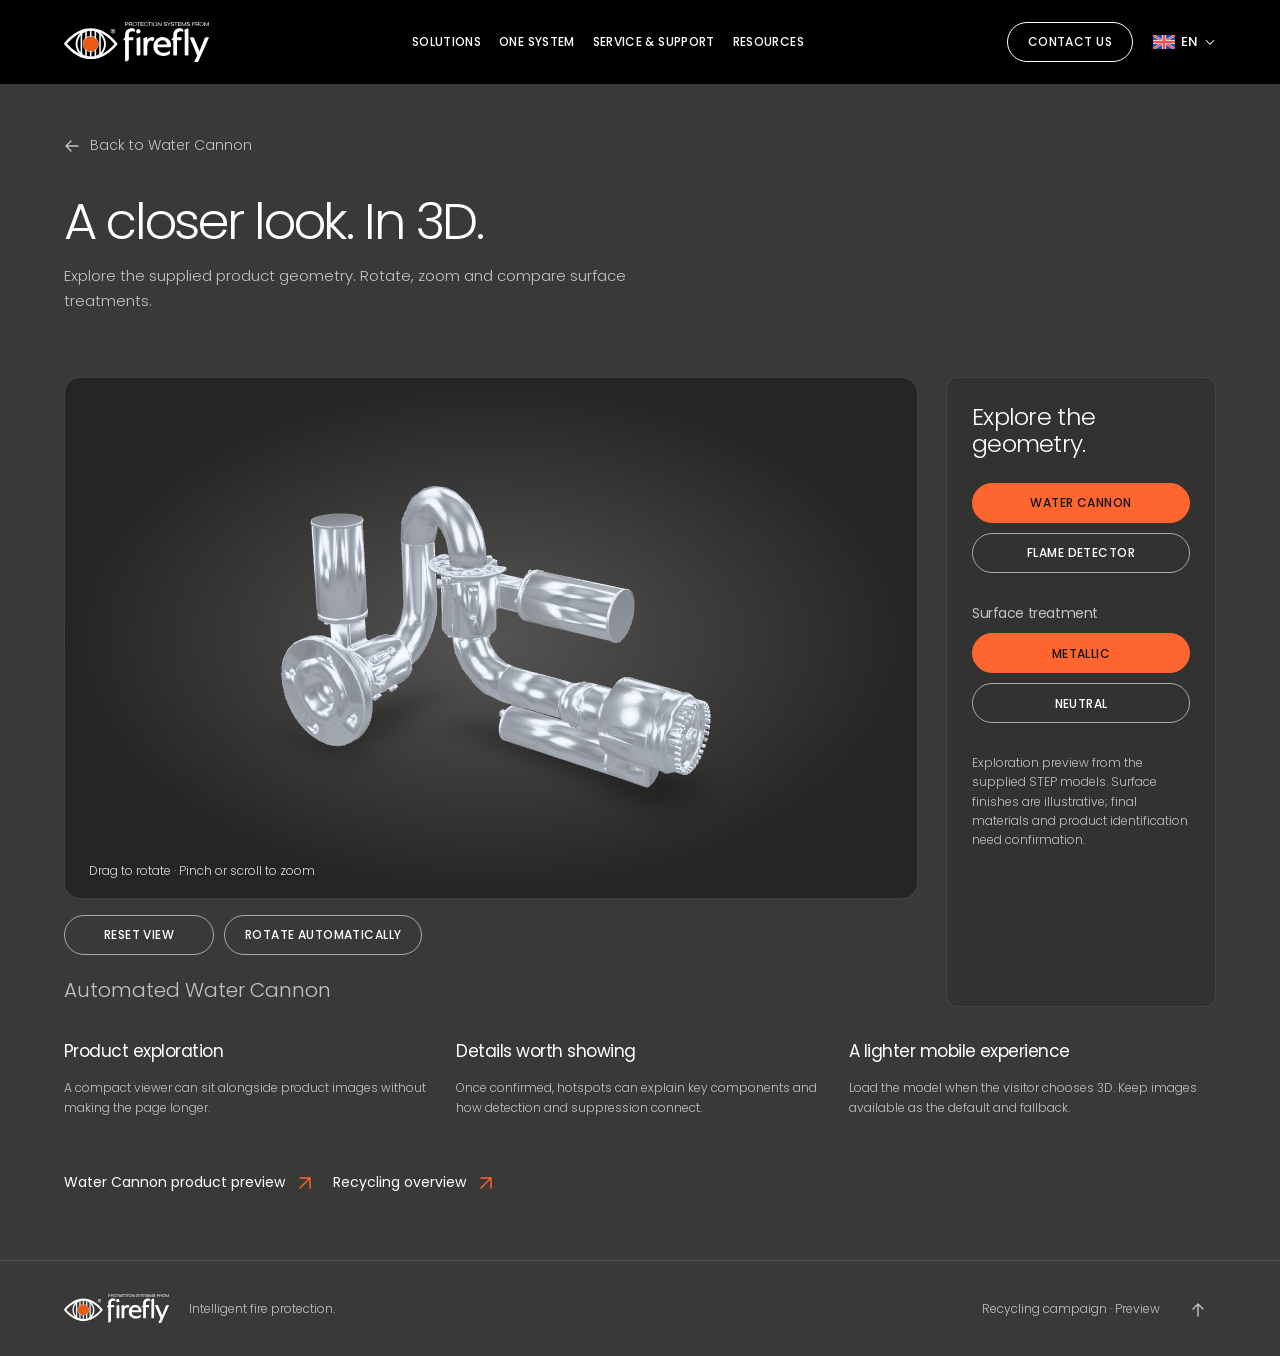
<file: recycling/3d-preview.html>
<!DOCTYPE html>

<html lang="en"><head><meta charset="utf-8"/><meta content="width=device-width,initial-scale=1" name="viewport"/><meta content="#000000" name="theme-color"/><meta content="noindex,nofollow" name="robots"/><meta content="Explore Firefly solutions for the recycling industry. Prediction, prevention, protection and support." name="description"/><title>Explore in 3D — Firefly Recycling Preview</title><link href="campaign.css?v=polish-20261014" rel="stylesheet"/><script defer="" src="campaign.js?v=polish-20261014"></script><script src="assets/vendor/model-viewer.min.js" type="module"></script><script defer="True" src="3d-preview.js?v=20261013"></script><link href="polish.css?v=polish-20261014" rel="stylesheet"/></head><body data-page="3d-preview"><a class="skip-link" href="#main">Skip to content</a><header class="site-header"><a aria-label="Firefly Recycling home" class="brand" href="index.html"><img alt="Firefly" height="40" src="assets/logo.svg" width="145"/></a><button aria-controls="navigation" aria-expanded="false" aria-label="Open menu" class="menu-toggle"><svg aria-hidden="true" viewbox="0 0 24 24"><path d="M3 8h18M3 16h18"></path></svg></button><nav aria-label="Campaign navigation" id="navigation"><button aria-label="Close menu" class="menu-close"><svg aria-hidden="true" viewbox="0 0 24 24"><path d="m5 5 14 14M19 5 5 19"></path></svg></button><div class="campaign-links"><a class="campaign-link" href="index.html#solutions">Solutions</a><a class="campaign-link" href="index.html#system">One system</a><a class="campaign-link" href="index.html#partnership">Service &amp; Support</a><a class="campaign-link" href="index.html#resources">Resources</a></div><a class="nav-contact button secondary" href="index.html#contact">Contact us</a></nav><details class="site-language"><summary aria-label="Language: English — prototype"><img alt="" height="15" src="assets/flag-en.svg" width="22"/><span>EN</span><svg aria-hidden="true" class="ui-icon" viewbox="0 0 16 16"><path d="m3 6 5 5 5-5"></path></svg></summary><div aria-label="Language options" class="language-options"><button data-language="en" type="button"><img alt="" height="15" src="assets/flag-en.svg" width="22"/>EN<span class="sr-only"> — English</span></button><button data-language="sv" type="button"><img alt="" height="15" src="assets/flag-sv.svg" width="22"/>SV<span class="sr-only"> — Svenska</span></button><button data-language="it" type="button"><img alt="" height="15" src="assets/flag-it.svg" width="22"/>IT<span class="sr-only"> — Italiano</span></button><button data-language="pt-br" type="button"><img alt="" height="15" src="assets/flag-pt-br.svg" width="22"/>PT-BR<span class="sr-only"> — Português</span></button><button data-language="es" type="button"><img alt="" height="15" src="assets/flag-es.svg" width="22"/>ES<span class="sr-only"> — Español</span></button><button data-language="pl" type="button"><img alt="" height="15" src="assets/flag-pl.png" width="22"/>PL<span class="sr-only"> — Polski</span></button><button data-language="us" type="button"><img alt="" height="15" src="assets/flag-us.png" width="22"/>EN-US<span class="sr-only"> — English (US)</span></button></div></details></header><main id="main"><section class="wrap three-d-intro" id="top"><a class="back-link" href="water-cannon.html#models"><svg aria-hidden="true" class="ui-icon" viewbox="0 0 16 16"><path d="M14 8H2m5-5L2 8l5 5"></path></svg> Back to Water Cannon</a><h1>A closer look. In 3D.</h1><p>Explore the supplied product geometry. Rotate, zoom and compare surface treatments.</p></section><section class="wrap three-d-exploration"><div class="three-d-grid"><div><div class="three-d-panel"><model-viewer aria-label="Interactive product model" camera-controls="" camera-orbit="35deg 68deg auto" environment-image="neutral" exposure="1.1" field-of-view="30deg" interaction-prompt="auto" loading="eager" reveal="auto" shadow-intensity=".7" touch-action="pan-y"></model-viewer><div class="three-d-loading" id="model-status" role="status">Loading 3D model…</div><span class="three-d-caption">Drag to rotate · Pinch or scroll to zoom</span></div><div class="three-d-controls"><button class="button secondary" id="reset-model">Reset view</button><button aria-pressed="false" class="button secondary" id="rotate-model">Rotate automatically</button></div><p class="three-d-model-title" id="model-title">Automated Water Cannon</p></div><aside class="three-d-options"><h2>Explore the geometry.</h2><div aria-label="Choose product" role="group"><button aria-pressed="true" class="button secondary" data-model-choice="water-cannon">Water Cannon</button><button aria-pressed="false" class="button secondary" data-model-choice="flame-detector">Flame Detector</button></div><h3>Surface treatment</h3><div aria-label="Choose surface treatment" role="group"><button aria-pressed="true" class="button secondary" data-finish="steel">Metallic</button><button aria-pressed="false" class="button secondary" data-finish="neutral">Neutral</button></div><p class="three-d-note">Exploration preview from the supplied STEP models. Surface finishes are illustrative; final materials and product identification need confirmation.</p></aside></div><div class="three-d-notes"><article><h3>Product exploration</h3><p>A compact viewer can sit alongside product images without making the page longer.</p></article><article><h3>Details worth showing</h3><p>Once confirmed, hotspots can explain key components and how detection and suppression connect.</p></article><article><h3>A lighter mobile experience</h3><p>Load the model when the visitor chooses 3D. Keep images available as the default and fallback.</p></article></div><div class="three-d-links"><a class="text-link" href="water-cannon.html">Water Cannon product preview <svg aria-hidden="true" class="ui-icon" viewbox="0 0 16 16"><path d="M3 13 13 3M3 3h10v10"></path></svg></a><a class="text-link" href="index.html">Recycling overview <svg aria-hidden="true" class="ui-icon" viewbox="0 0 16 16"><path d="M3 13 13 3M3 3h10v10"></path></svg></a></div></section></main><footer class="wrap"><a aria-label="Firefly Recycling home" href="index.html"><img alt="Firefly" height="30" src="assets/logo.svg" width="105"/></a><p>Intelligent fire protection.</p><span>Recycling campaign · Preview</span><a aria-label="Back to top" href="#top"><svg aria-hidden="true" class="ui-icon" viewbox="0 0 16 16"><path d="M8 14V2m-5 5 5-5 5 5"></path></svg></a></footer><div class="toast" hidden="" id="prototype-message" role="status"></div></body></html>
</file>
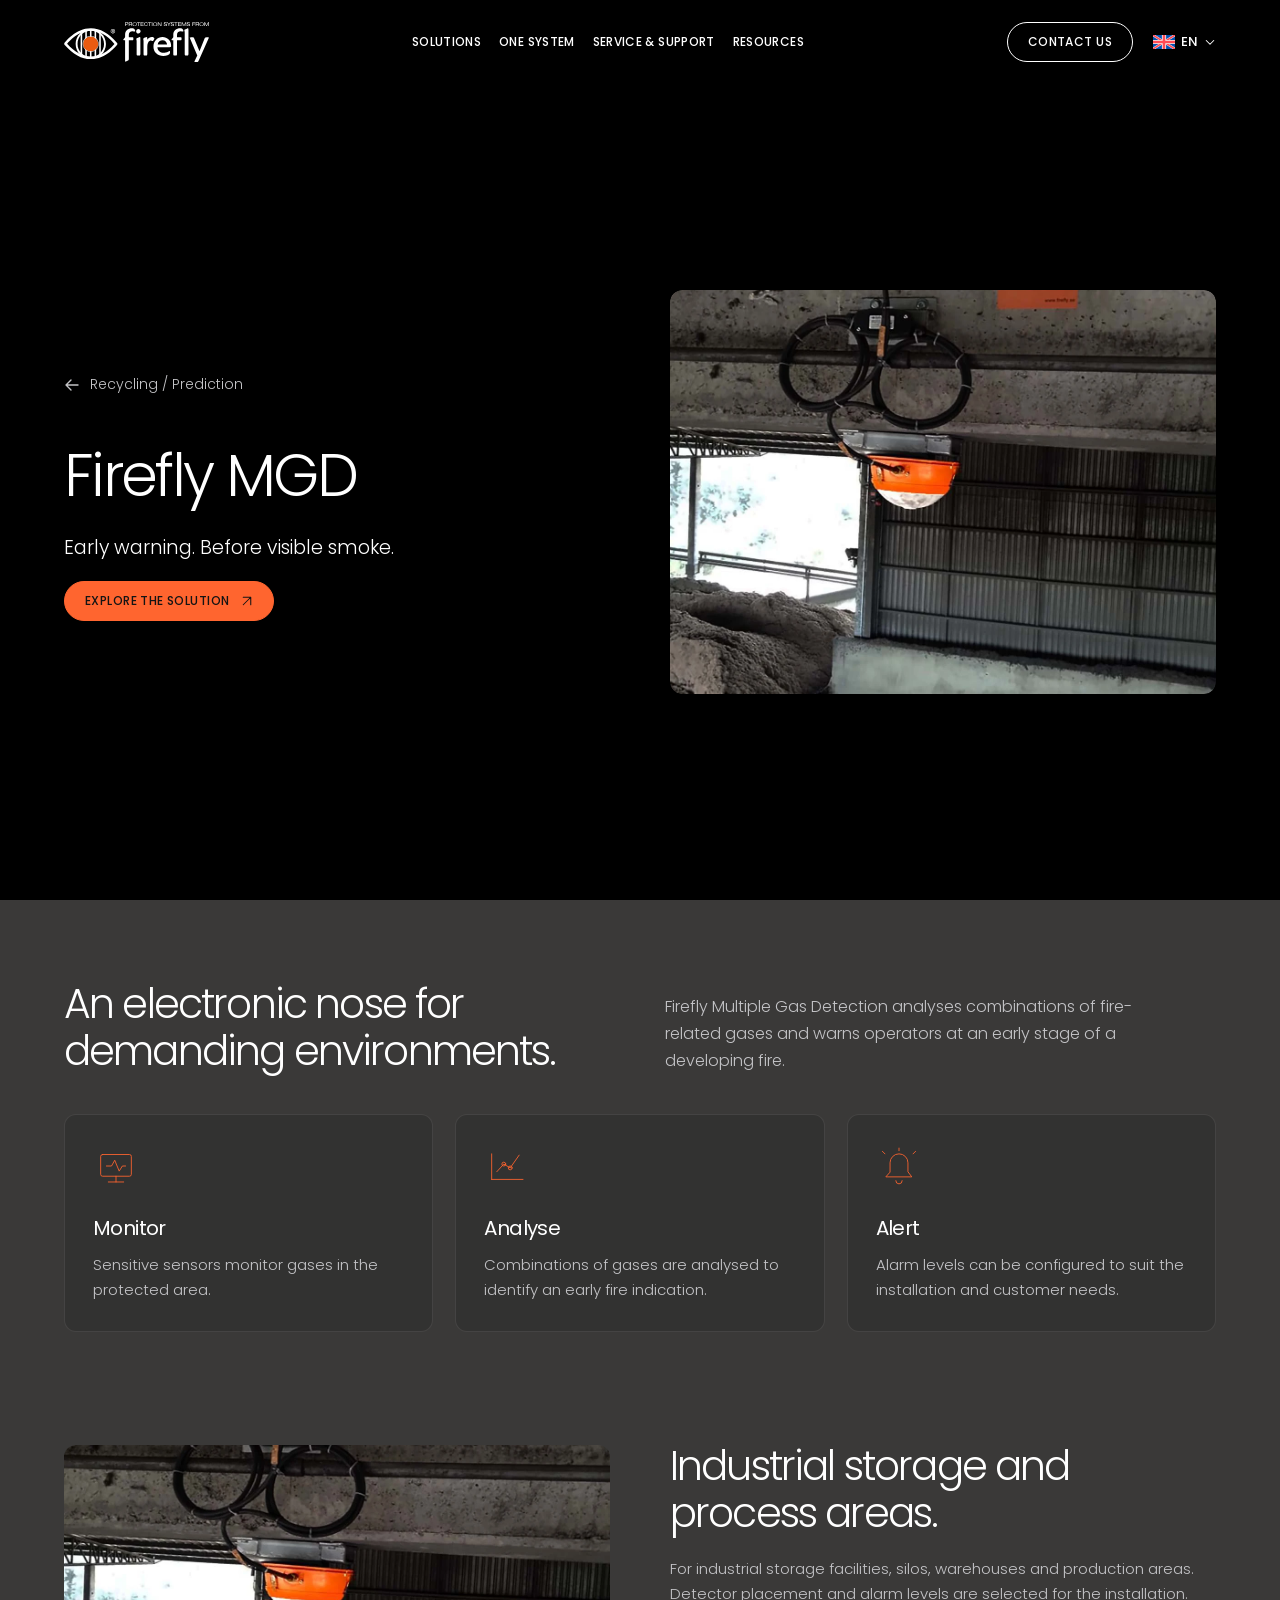
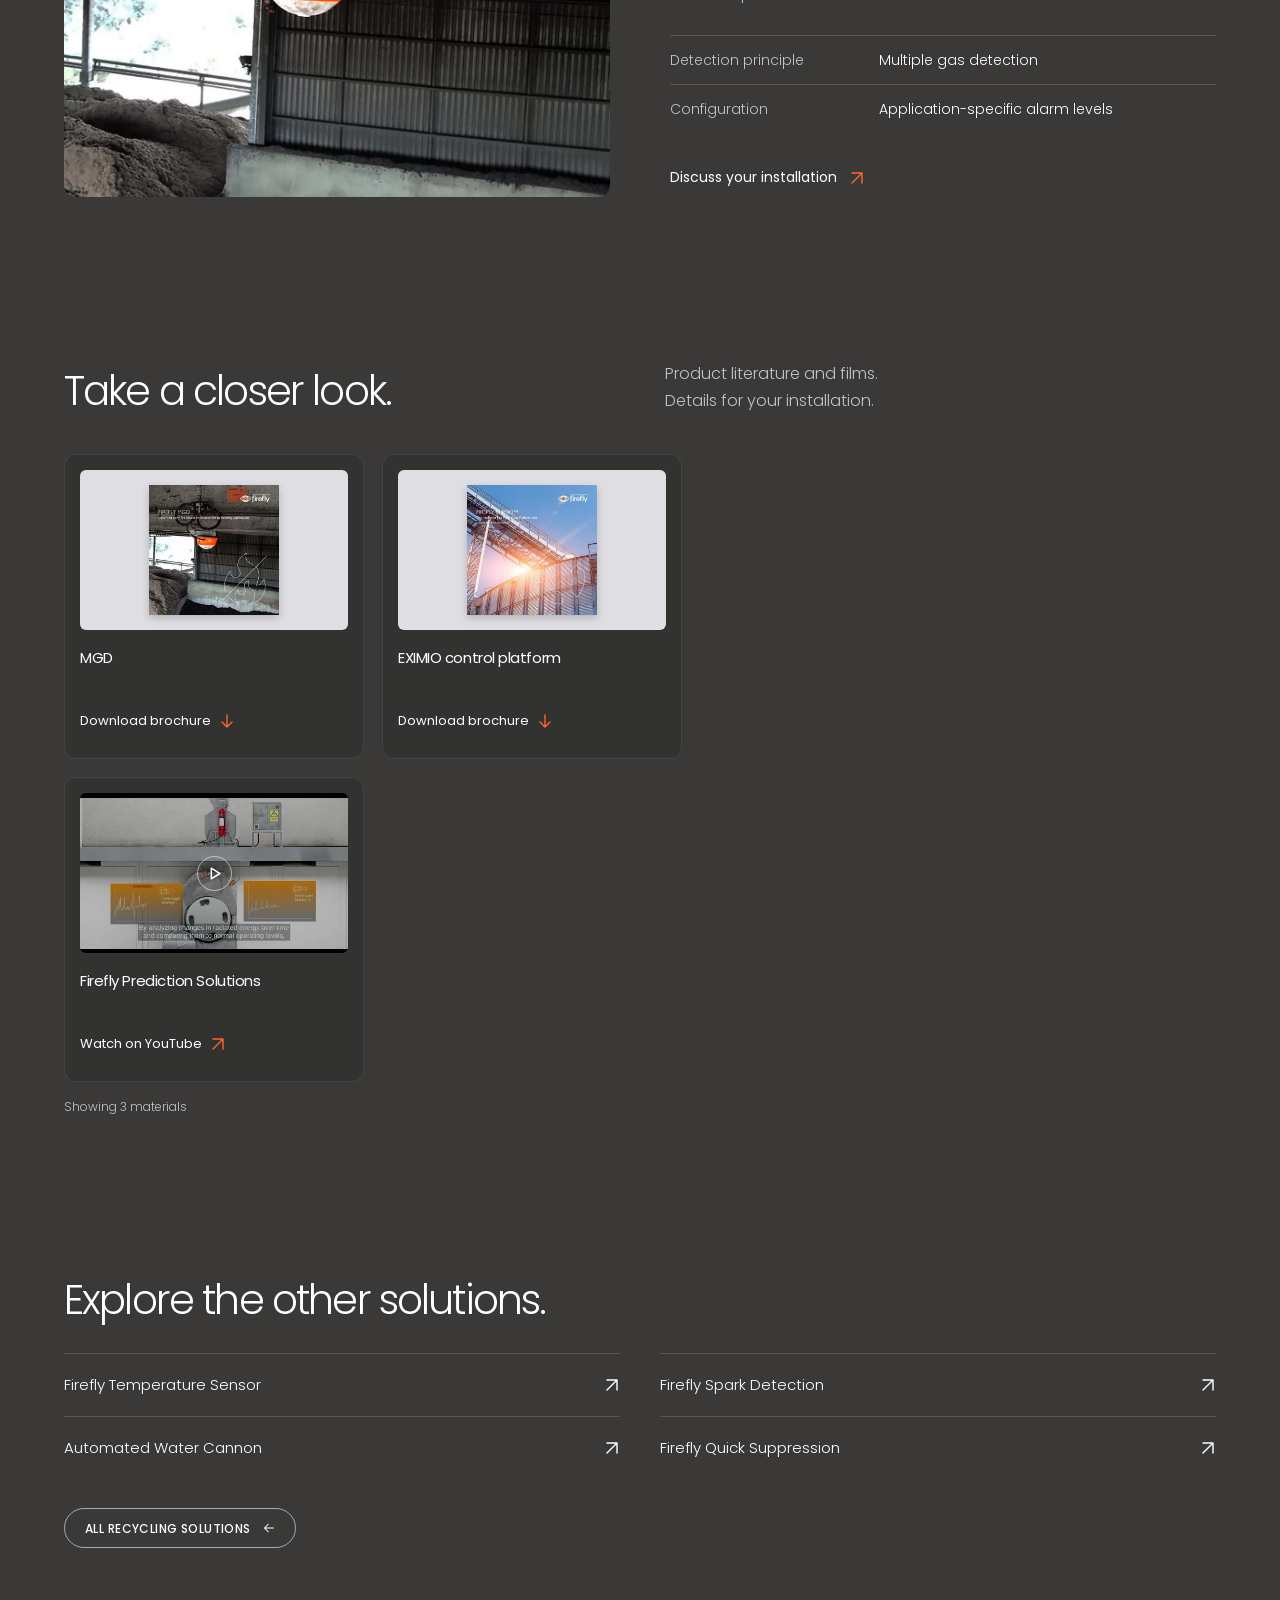
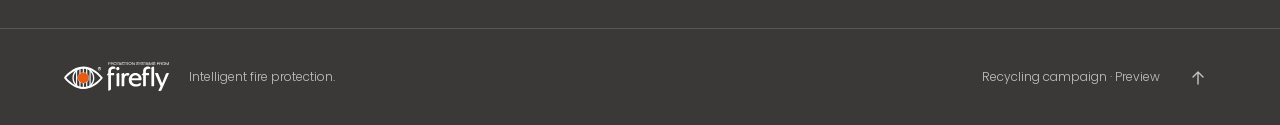
<file: recycling/mgd.html>
<!doctype html><html lang="en"><head><meta charset="utf-8"><meta name="viewport" content="width=device-width,initial-scale=1"><meta name="theme-color" content="#000000"><meta name="robots" content="noindex,nofollow"><meta name="description" content="Explore Firefly solutions for the recycling industry. Prediction, prevention, protection and support."><title>Firefly MGD — Firefly Recycling Preview</title><link rel="stylesheet" href="campaign.css?v=polish-20261014"><link rel="stylesheet" href="polish.css?v=hero-cover-20261015"><script src="campaign.js?v=hero-cover-20261015" defer></script></head><body data-page="product" data-product="mgd"><a class="skip-link" href="#main">Skip to content</a><header class="site-header"><a class="brand" href="index.html" aria-label="Firefly Recycling home"><img src="assets/logo.svg" alt="Firefly" width="145" height="40"></a><button class="menu-toggle" aria-label="Open menu" aria-expanded="false" aria-controls="navigation"><svg viewBox="0 0 24 24" aria-hidden="true"><path d="M3 8h18M3 16h18"/></svg></button><nav id="navigation" aria-label="Campaign navigation"><button class="menu-close" aria-label="Close menu"><svg viewBox="0 0 24 24" aria-hidden="true"><path d="m5 5 14 14M19 5 5 19"/></svg></button><div class="campaign-links"><a class="campaign-link" href="index.html#solutions">Solutions</a><a class="campaign-link" href="index.html#system">One system</a><a class="campaign-link" href="index.html#partnership">Service & Support</a><a class="campaign-link" href="index.html#resources">Resources</a></div><a class="nav-contact button secondary" href="index.html#contact">Contact us</a></nav><details class="site-language"><summary aria-label="Language: English — prototype"><img src="assets/flag-en.svg" width="22" height="15" alt=""><span>EN</span><svg class="ui-icon" viewBox="0 0 16 16" aria-hidden="true"><path d="m3 6 5 5 5-5"/></svg></summary><div class="language-options" aria-label="Language options"><button type="button" data-language="en"><img src="assets/flag-en.svg" width="22" height="15" alt="">EN<span class="sr-only"> — English</span></button><button type="button" data-language="sv"><img src="assets/flag-sv.svg" width="22" height="15" alt="">SV<span class="sr-only"> — Svenska</span></button><button type="button" data-language="it"><img src="assets/flag-it.svg" width="22" height="15" alt="">IT<span class="sr-only"> — Italiano</span></button><button type="button" data-language="pt-br"><img src="assets/flag-pt-br.svg" width="22" height="15" alt="">PT-BR<span class="sr-only"> — Português</span></button><button type="button" data-language="es"><img src="assets/flag-es.svg" width="22" height="15" alt="">ES<span class="sr-only"> — Español</span></button><button type="button" data-language="pl"><img src="assets/flag-pl.png" width="22" height="15" alt="">PL<span class="sr-only"> — Polski</span></button><button type="button" data-language="us"><img src="assets/flag-us.png" width="22" height="15" alt="">EN-US<span class="sr-only"> — English (US)</span></button></div></details></header><main id="main"><section id="top" class="detail-hero"><div class="wrap detail-hero-grid"><div class="detail-heading"><a class="back-link" href="index.html#prediction"><svg class="ui-icon" viewBox="0 0 16 16" aria-hidden="true"><path d="M14 8H2m5-5L2 8l5 5"/></svg> Recycling / Prediction</a><h1>Firefly MGD</h1><p class="hero-byline">Early warning. Before visible smoke.</p><a href="#function" class="button primary">Explore the solution <svg class="ui-icon" viewBox="0 0 16 16" aria-hidden="true"><path d="M3 13 13 3M3 3h10v10"/></svg></a></div><div class="detail-product"><img src="assets/mgd-installation.webp" alt="Firefly MGD installation from the official product brochure" width="1196" height="1195" loading="eager" fetchpriority="high"></div></div></section><section id="function" class="wrap section-space"><div class="section-head"><h2>An electronic nose for demanding environments.</h2><p>Firefly Multiple Gas Detection analyses combinations of fire-related gases and warns operators at an early stage of a developing fire.</p></div><div class="function-grid"><article><svg class="line-icon" viewBox="0 0 72 72" aria-hidden="true"><rect x="12" y="18" width="48" height="34" rx="3"/><path d="M21 36h8l5-9 7 17 5-8h5M36 52v9m-12 0h24"/></svg><h3>Monitor</h3><p>Sensitive sensors monitor gases in the protected area.</p></article><article><svg class="line-icon" viewBox="0 0 72 72" aria-hidden="true"><path d="M12 57V17m0 40h49M20 45l11-12 10 6 14-20"/><circle cx="31" cy="33" r="3"/><circle cx="41" cy="39" r="3"/></svg><h3>Analyse</h3><p>Combinations of gases are analysed to identify an early fire indication.</p></article><article><svg class="line-icon" viewBox="0 0 72 72" aria-hidden="true"><path d="M22 45V31a14 14 0 0 1 28 0v14l6 8H16Zm9 14a5 5 0 0 0 10 0M36 8v4m-22 5-4-4m48 4 4-4"/></svg><h3>Alert</h3><p>Alarm levels can be configured to suit the installation and customer needs.</p></article></div></section><section class="application-section wrap section-space"><div class="application-photo"><img src="assets/mgd-installation.webp" alt="MGD detector installed in an industrial storage building" width="1196" height="1195" loading="lazy"></div><div><h2>Industrial storage and process areas.</h2><p>For industrial storage facilities, silos, warehouses and production areas. Detector placement and alarm levels are selected for the installation.</p><dl class="detail-facts"><div><dt>Detection principle</dt><dd>Multiple gas detection</dd></div><div><dt>Configuration</dt><dd>Application-specific alarm levels</dd></div></dl><a class="text-link" href="index.html#contact">Discuss your installation <svg class="ui-icon" viewBox="0 0 16 16" aria-hidden="true"><path d="M3 13 13 3M3 3h10v10"/></svg></a></div></section><section id="resources" class="wrap section-space"><div class="section-head"><h2>Take a closer look.</h2><p>Product literature and films.<br>Details for your installation.</p></div><div class="material-grid"><article class="material-card" data-kind="document"><a class="material-document" href="assets/mgd-brochure.pdf" target="_blank" rel="noopener" aria-label="Open MGD brochure"><img src="assets/mgd-brochure-cover.webp" alt="MGD brochure cover" width="500" height="500" loading="lazy"></a><h3>MGD</h3><a href="assets/mgd-brochure.pdf" download class="text-link">Download brochure <svg class="ui-icon" viewBox="0 0 16 16" aria-hidden="true"><path d="M8 2v12m-5-5 5 5 5-5"/></svg></a></article><article class="material-card" data-kind="document"><a class="material-document" href="assets/eximio-brochure.pdf" target="_blank" rel="noopener" aria-label="Open EXIMIO control platform brochure"><img src="assets/eximio-brochure-cover.webp" alt="EXIMIO control platform brochure cover" width="500" height="500" loading="lazy"></a><h3>EXIMIO control platform</h3><a href="assets/eximio-brochure.pdf" download class="text-link">Download brochure <svg class="ui-icon" viewBox="0 0 16 16" aria-hidden="true"><path d="M8 2v12m-5-5 5 5 5-5"/></svg></a></article><article class="material-card" data-kind="video"><a class="material-film" href="https://www.youtube.com/watch?v=NIT903RrHU4" target="_blank" rel="noopener" aria-label="Watch Firefly Prediction Solutions on YouTube (opens in a new tab)"><img src="assets/prediction-film-poster.webp" alt="" width="480" height="360" loading="lazy"><span class="film-symbol"><svg class="ui-icon" viewBox="0 0 16 16" aria-hidden="true"><path d="m5 3 8 5-8 5Z"/></svg></span></a><h3>Firefly Prediction Solutions</h3><a class="text-link" href="https://www.youtube.com/watch?v=NIT903RrHU4" target="_blank" rel="noopener" aria-label="Watch Firefly Prediction Solutions on YouTube (opens in a new tab)">Watch on YouTube <svg class="ui-icon" viewBox="0 0 16 16" aria-hidden="true"><path d="M3 13 13 3M3 3h10v10"/></svg></a></article></div><p class="resource-count" role="status">Showing 3 materials</p></section><section class="wrap related-solutions section-space"><h2>Explore the other solutions.</h2><div class="related-links"><a href="temperature-sensor.html">Firefly Temperature Sensor <svg class="ui-icon" viewBox="0 0 16 16" aria-hidden="true"><path d="M3 13 13 3M3 3h10v10"/></svg></a><a href="spark-detection.html">Firefly Spark Detection <svg class="ui-icon" viewBox="0 0 16 16" aria-hidden="true"><path d="M3 13 13 3M3 3h10v10"/></svg></a><a href="water-cannon.html">Automated Water Cannon <svg class="ui-icon" viewBox="0 0 16 16" aria-hidden="true"><path d="M3 13 13 3M3 3h10v10"/></svg></a><a href="quick-suppression.html">Firefly Quick Suppression <svg class="ui-icon" viewBox="0 0 16 16" aria-hidden="true"><path d="M3 13 13 3M3 3h10v10"/></svg></a></div><a class="button secondary" href="index.html#solutions">All Recycling solutions <svg class="ui-icon" viewBox="0 0 16 16" aria-hidden="true"><path d="M14 8H2m5-5L2 8l5 5"/></svg></a></section></main><footer class="wrap"><a href="index.html" aria-label="Firefly Recycling home"><img src="assets/logo.svg" alt="Firefly" width="105" height="30"></a><p>Intelligent fire protection.</p><span>Recycling campaign · Preview</span><a href="#top" aria-label="Back to top"><svg class="ui-icon" viewBox="0 0 16 16" aria-hidden="true"><path d="M8 14V2m-5 5 5-5 5 5"/></svg></a></footer><div id="prototype-message" class="toast" role="status" hidden></div></body></html>
</file>
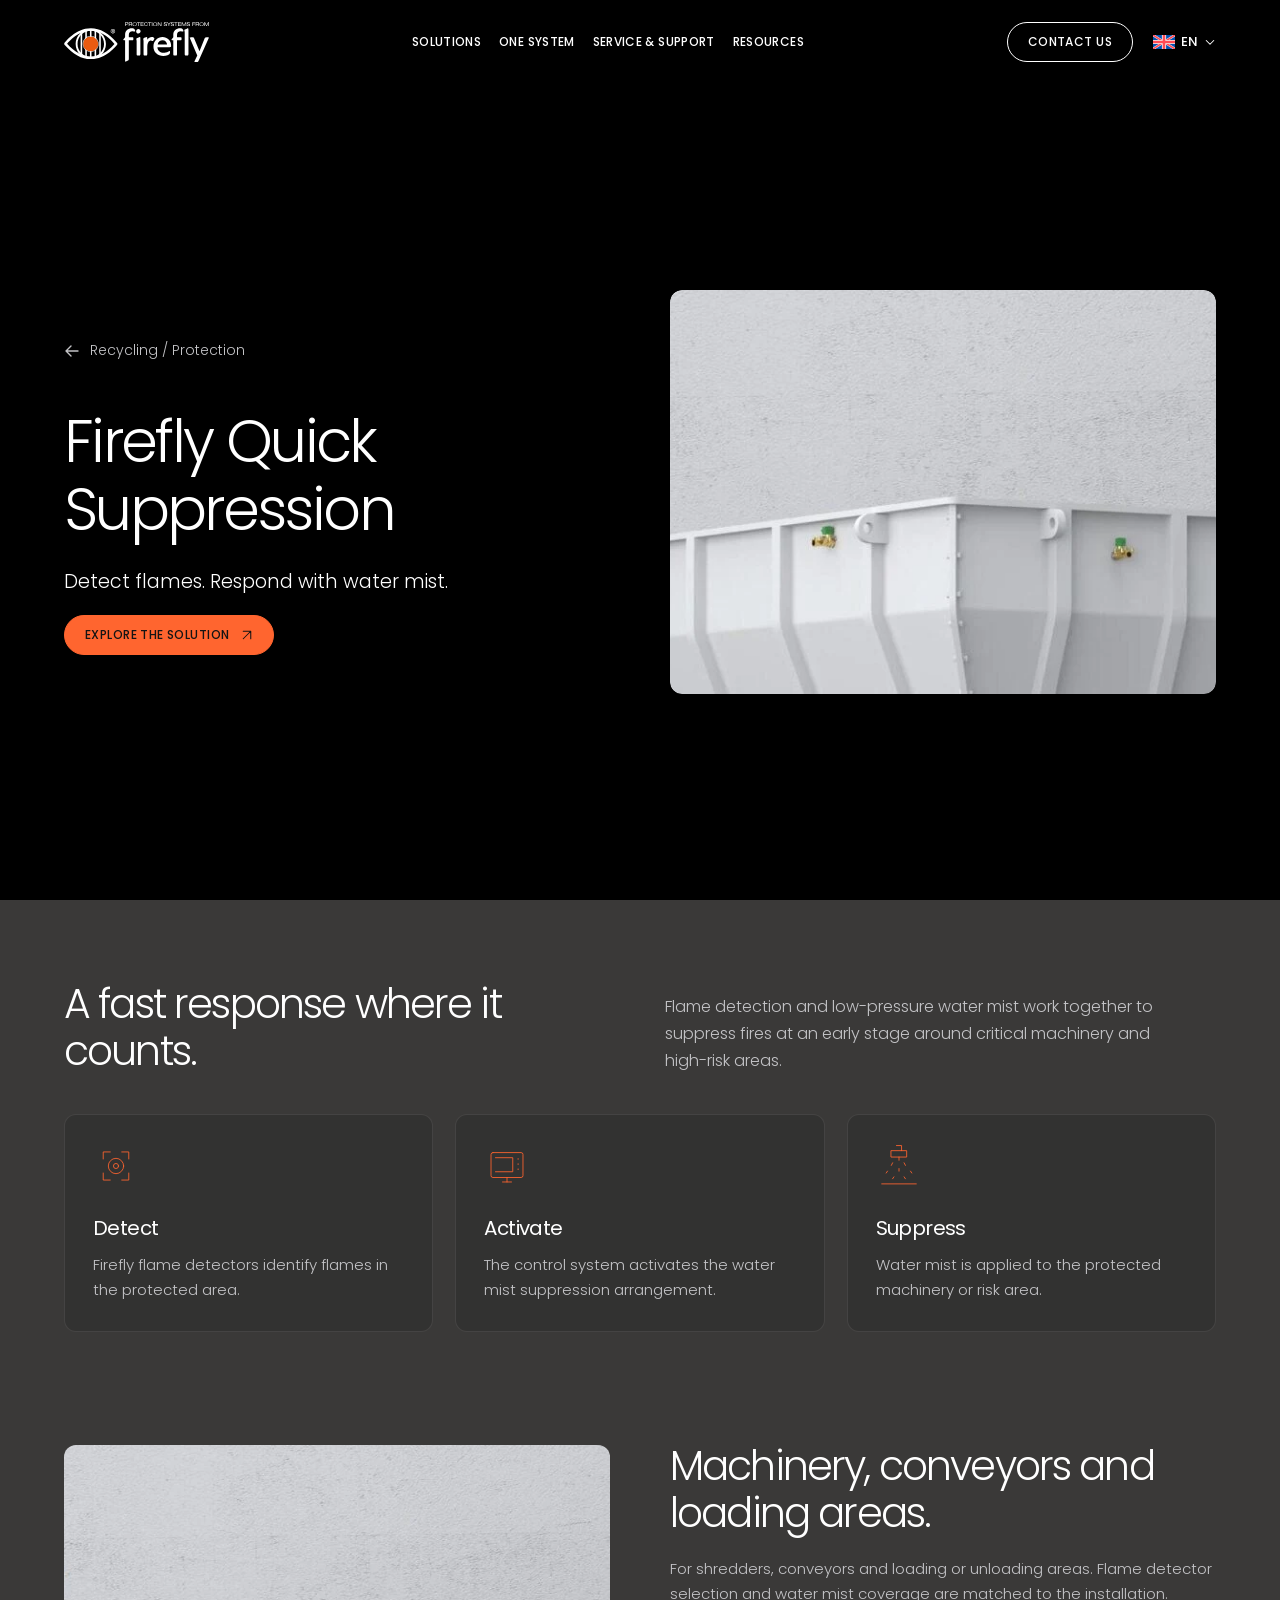
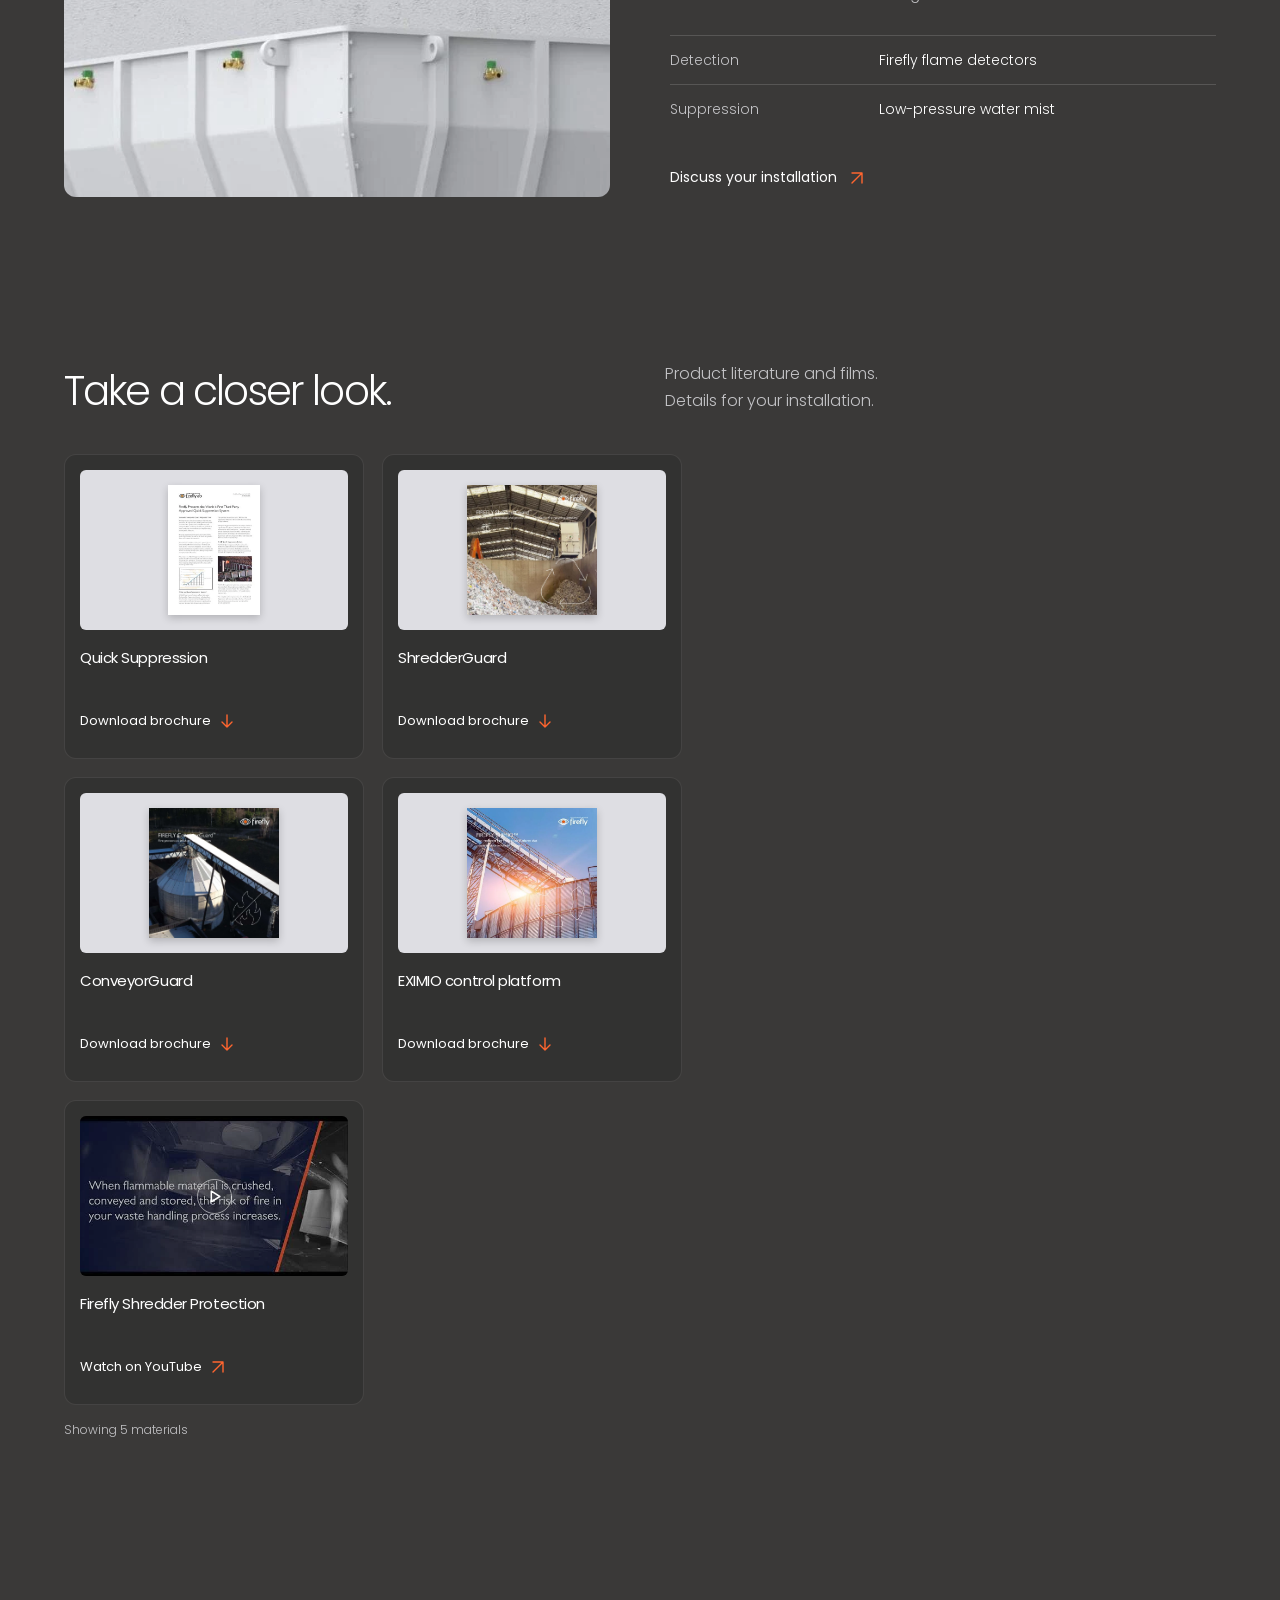
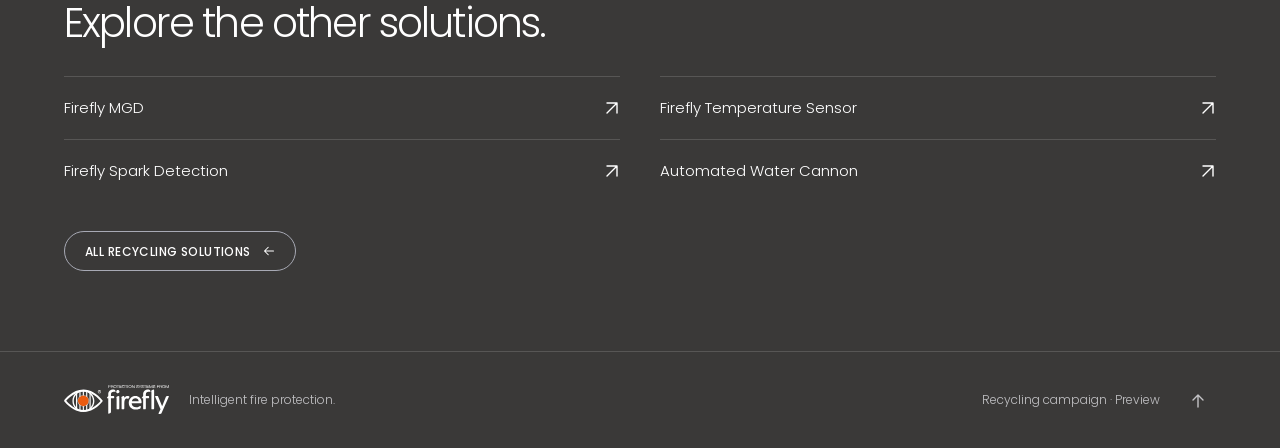
<file: recycling/quick-suppression.html>
<!doctype html><html lang="en"><head><meta charset="utf-8"><meta name="viewport" content="width=device-width,initial-scale=1"><meta name="theme-color" content="#000000"><meta name="robots" content="noindex,nofollow"><meta name="description" content="Explore Firefly solutions for the recycling industry. Prediction, prevention, protection and support."><title>Firefly Quick Suppression — Firefly Recycling Preview</title><link rel="stylesheet" href="campaign.css?v=polish-20261014"><link rel="stylesheet" href="polish.css?v=hero-cover-20261015"><script src="campaign.js?v=hero-cover-20261015" defer></script></head><body data-page="product" data-product="quick-suppression"><a class="skip-link" href="#main">Skip to content</a><header class="site-header"><a class="brand" href="index.html" aria-label="Firefly Recycling home"><img src="assets/logo.svg" alt="Firefly" width="145" height="40"></a><button class="menu-toggle" aria-label="Open menu" aria-expanded="false" aria-controls="navigation"><svg viewBox="0 0 24 24" aria-hidden="true"><path d="M3 8h18M3 16h18"/></svg></button><nav id="navigation" aria-label="Campaign navigation"><button class="menu-close" aria-label="Close menu"><svg viewBox="0 0 24 24" aria-hidden="true"><path d="m5 5 14 14M19 5 5 19"/></svg></button><div class="campaign-links"><a class="campaign-link" href="index.html#solutions">Solutions</a><a class="campaign-link" href="index.html#system">One system</a><a class="campaign-link" href="index.html#partnership">Service & Support</a><a class="campaign-link" href="index.html#resources">Resources</a></div><a class="nav-contact button secondary" href="index.html#contact">Contact us</a></nav><details class="site-language"><summary aria-label="Language: English — prototype"><img src="assets/flag-en.svg" width="22" height="15" alt=""><span>EN</span><svg class="ui-icon" viewBox="0 0 16 16" aria-hidden="true"><path d="m3 6 5 5 5-5"/></svg></summary><div class="language-options" aria-label="Language options"><button type="button" data-language="en"><img src="assets/flag-en.svg" width="22" height="15" alt="">EN<span class="sr-only"> — English</span></button><button type="button" data-language="sv"><img src="assets/flag-sv.svg" width="22" height="15" alt="">SV<span class="sr-only"> — Svenska</span></button><button type="button" data-language="it"><img src="assets/flag-it.svg" width="22" height="15" alt="">IT<span class="sr-only"> — Italiano</span></button><button type="button" data-language="pt-br"><img src="assets/flag-pt-br.svg" width="22" height="15" alt="">PT-BR<span class="sr-only"> — Português</span></button><button type="button" data-language="es"><img src="assets/flag-es.svg" width="22" height="15" alt="">ES<span class="sr-only"> — Español</span></button><button type="button" data-language="pl"><img src="assets/flag-pl.png" width="22" height="15" alt="">PL<span class="sr-only"> — Polski</span></button><button type="button" data-language="us"><img src="assets/flag-us.png" width="22" height="15" alt="">EN-US<span class="sr-only"> — English (US)</span></button></div></details></header><main id="main"><section id="top" class="detail-hero"><div class="wrap detail-hero-grid"><div class="detail-heading"><a class="back-link" href="index.html#protection"><svg class="ui-icon" viewBox="0 0 16 16" aria-hidden="true"><path d="M14 8H2m5-5L2 8l5 5"/></svg> Recycling / Protection</a><h1>Firefly Quick Suppression</h1><p class="hero-byline">Detect flames. Respond with water mist.</p><a href="#function" class="button primary">Explore the solution <svg class="ui-icon" viewBox="0 0 16 16" aria-hidden="true"><path d="M3 13 13 3M3 3h10v10"/></svg></a></div><div class="detail-product"><img src="assets/quick-application.webp" alt="Firefly ShredderGuard application illustrating Quick Suppression" width="1024" height="423" loading="eager" fetchpriority="high"></div></div></section><section id="function" class="wrap section-space"><div class="section-head"><h2>A fast response where it counts.</h2><p>Flame detection and low-pressure water mist work together to suppress fires at an early stage around critical machinery and high-risk areas.</p></div><div class="function-grid"><article><svg class="line-icon" viewBox="0 0 72 72" aria-hidden="true"><path d="M16 25V14h11m18 0h11v11M16 47v11h11m18 0h11V47"/><circle cx="36" cy="36" r="12"/><circle cx="36" cy="36" r="4"/></svg><h3>Detect</h3><p>Firefly flame detectors identify flames in the protected area.</p></article><article><svg class="line-icon" viewBox="0 0 72 72" aria-hidden="true"><rect x="11" y="15" width="50" height="39" rx="3"/><path d="M18 23h27v22H18m35-20h1m-1 8h1m-1 8h1M29 61h14m-7-7v7"/></svg><h3>Activate</h3><p>The control system activates the water mist suppression arrangement.</p></article><article><svg class="line-icon" viewBox="0 0 72 72" aria-hidden="true"><path d="M24 12h24v10H24Zm8-8h8v8m-4 10v5M16 47l2-3m8 12 2-3m8-9v-4m10 16-2-3m12-6-2-3M24 35l2-4m20 4-2-4"/><path d="M9 64h54"/></svg><h3>Suppress</h3><p>Water mist is applied to the protected machinery or risk area.</p></article></div></section><section class="application-section wrap section-space"><div class="application-photo"><img src="assets/quick-application.webp" alt="Firefly ShredderGuard application from the official Recycling page" width="1024" height="423" loading="lazy"></div><div><h2>Machinery, conveyors and loading areas.</h2><p>For shredders, conveyors and loading or unloading areas. Flame detector selection and water mist coverage are matched to the installation.</p><dl class="detail-facts"><div><dt>Detection</dt><dd>Firefly flame detectors</dd></div><div><dt>Suppression</dt><dd>Low-pressure water mist</dd></div></dl><a class="text-link" href="index.html#contact">Discuss your installation <svg class="ui-icon" viewBox="0 0 16 16" aria-hidden="true"><path d="M3 13 13 3M3 3h10v10"/></svg></a></div></section><section id="resources" class="wrap section-space"><div class="section-head"><h2>Take a closer look.</h2><p>Product literature and films.<br>Details for your installation.</p></div><div class="material-grid"><article class="material-card" data-kind="document"><a class="material-document" href="assets/quick-suppression-brochure.pdf" target="_blank" rel="noopener" aria-label="Open Quick Suppression brochure"><img src="assets/quick-suppression-brochure-cover.webp" alt="Quick Suppression brochure cover" width="354" height="500" loading="lazy"></a><h3>Quick Suppression</h3><a href="assets/quick-suppression-brochure.pdf" download class="text-link">Download brochure <svg class="ui-icon" viewBox="0 0 16 16" aria-hidden="true"><path d="M8 2v12m-5-5 5 5 5-5"/></svg></a></article><article class="material-card" data-kind="document"><a class="material-document" href="assets/shredderguard-brochure.pdf" target="_blank" rel="noopener" aria-label="Open ShredderGuard brochure"><img src="assets/shredderguard-brochure-cover.webp" alt="ShredderGuard brochure cover" width="601" height="600" loading="lazy"></a><h3>ShredderGuard</h3><a href="assets/shredderguard-brochure.pdf" download class="text-link">Download brochure <svg class="ui-icon" viewBox="0 0 16 16" aria-hidden="true"><path d="M8 2v12m-5-5 5 5 5-5"/></svg></a></article><article class="material-card" data-kind="document"><a class="material-document" href="assets/conveyorguard-brochure.pdf" target="_blank" rel="noopener" aria-label="Open ConveyorGuard brochure"><img src="assets/conveyorguard-brochure-cover.webp" alt="ConveyorGuard brochure cover" width="601" height="600" loading="lazy"></a><h3>ConveyorGuard</h3><a href="assets/conveyorguard-brochure.pdf" download class="text-link">Download brochure <svg class="ui-icon" viewBox="0 0 16 16" aria-hidden="true"><path d="M8 2v12m-5-5 5 5 5-5"/></svg></a></article><article class="material-card" data-kind="document"><a class="material-document" href="assets/eximio-brochure.pdf" target="_blank" rel="noopener" aria-label="Open EXIMIO control platform brochure"><img src="assets/eximio-brochure-cover.webp" alt="EXIMIO control platform brochure cover" width="500" height="500" loading="lazy"></a><h3>EXIMIO control platform</h3><a href="assets/eximio-brochure.pdf" download class="text-link">Download brochure <svg class="ui-icon" viewBox="0 0 16 16" aria-hidden="true"><path d="M8 2v12m-5-5 5 5 5-5"/></svg></a></article><article class="material-card" data-kind="video"><a class="material-film" href="https://www.youtube.com/watch?v=XMJbZYgfCpY" target="_blank" rel="noopener" aria-label="Watch Firefly Shredder Protection on YouTube (opens in a new tab)"><img src="assets/recycling-film-poster.webp" alt="" width="480" height="360" loading="lazy"><span class="film-symbol"><svg class="ui-icon" viewBox="0 0 16 16" aria-hidden="true"><path d="m5 3 8 5-8 5Z"/></svg></span></a><h3>Firefly Shredder Protection</h3><a class="text-link" href="https://www.youtube.com/watch?v=XMJbZYgfCpY" target="_blank" rel="noopener" aria-label="Watch Firefly Shredder Protection on YouTube (opens in a new tab)">Watch on YouTube <svg class="ui-icon" viewBox="0 0 16 16" aria-hidden="true"><path d="M3 13 13 3M3 3h10v10"/></svg></a></article></div><p class="resource-count" role="status">Showing 5 materials</p></section><section class="wrap related-solutions section-space"><h2>Explore the other solutions.</h2><div class="related-links"><a href="mgd.html">Firefly MGD <svg class="ui-icon" viewBox="0 0 16 16" aria-hidden="true"><path d="M3 13 13 3M3 3h10v10"/></svg></a><a href="temperature-sensor.html">Firefly Temperature Sensor <svg class="ui-icon" viewBox="0 0 16 16" aria-hidden="true"><path d="M3 13 13 3M3 3h10v10"/></svg></a><a href="spark-detection.html">Firefly Spark Detection <svg class="ui-icon" viewBox="0 0 16 16" aria-hidden="true"><path d="M3 13 13 3M3 3h10v10"/></svg></a><a href="water-cannon.html">Automated Water Cannon <svg class="ui-icon" viewBox="0 0 16 16" aria-hidden="true"><path d="M3 13 13 3M3 3h10v10"/></svg></a></div><a class="button secondary" href="index.html#solutions">All Recycling solutions <svg class="ui-icon" viewBox="0 0 16 16" aria-hidden="true"><path d="M14 8H2m5-5L2 8l5 5"/></svg></a></section></main><footer class="wrap"><a href="index.html" aria-label="Firefly Recycling home"><img src="assets/logo.svg" alt="Firefly" width="105" height="30"></a><p>Intelligent fire protection.</p><span>Recycling campaign · Preview</span><a href="#top" aria-label="Back to top"><svg class="ui-icon" viewBox="0 0 16 16" aria-hidden="true"><path d="M8 14V2m-5 5 5-5 5 5"/></svg></a></footer><div id="prototype-message" class="toast" role="status" hidden></div></body></html>
</file>
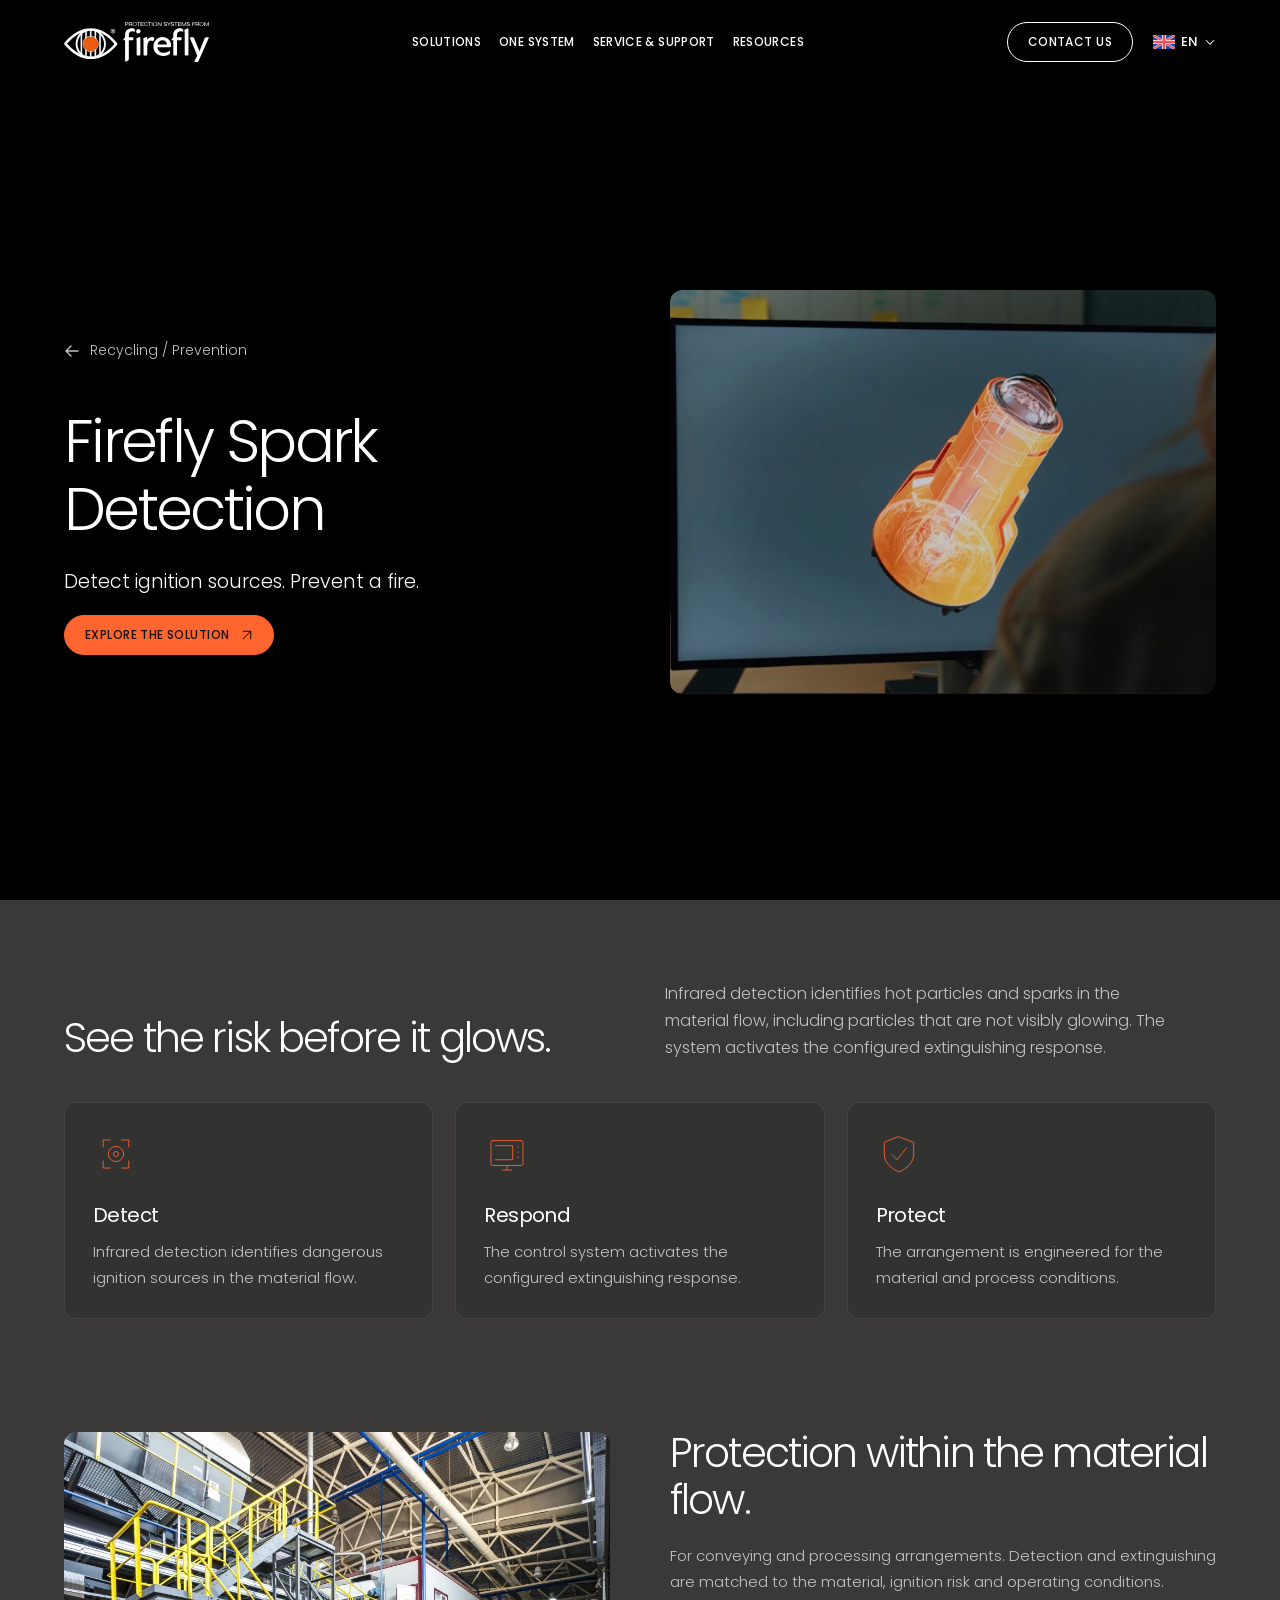
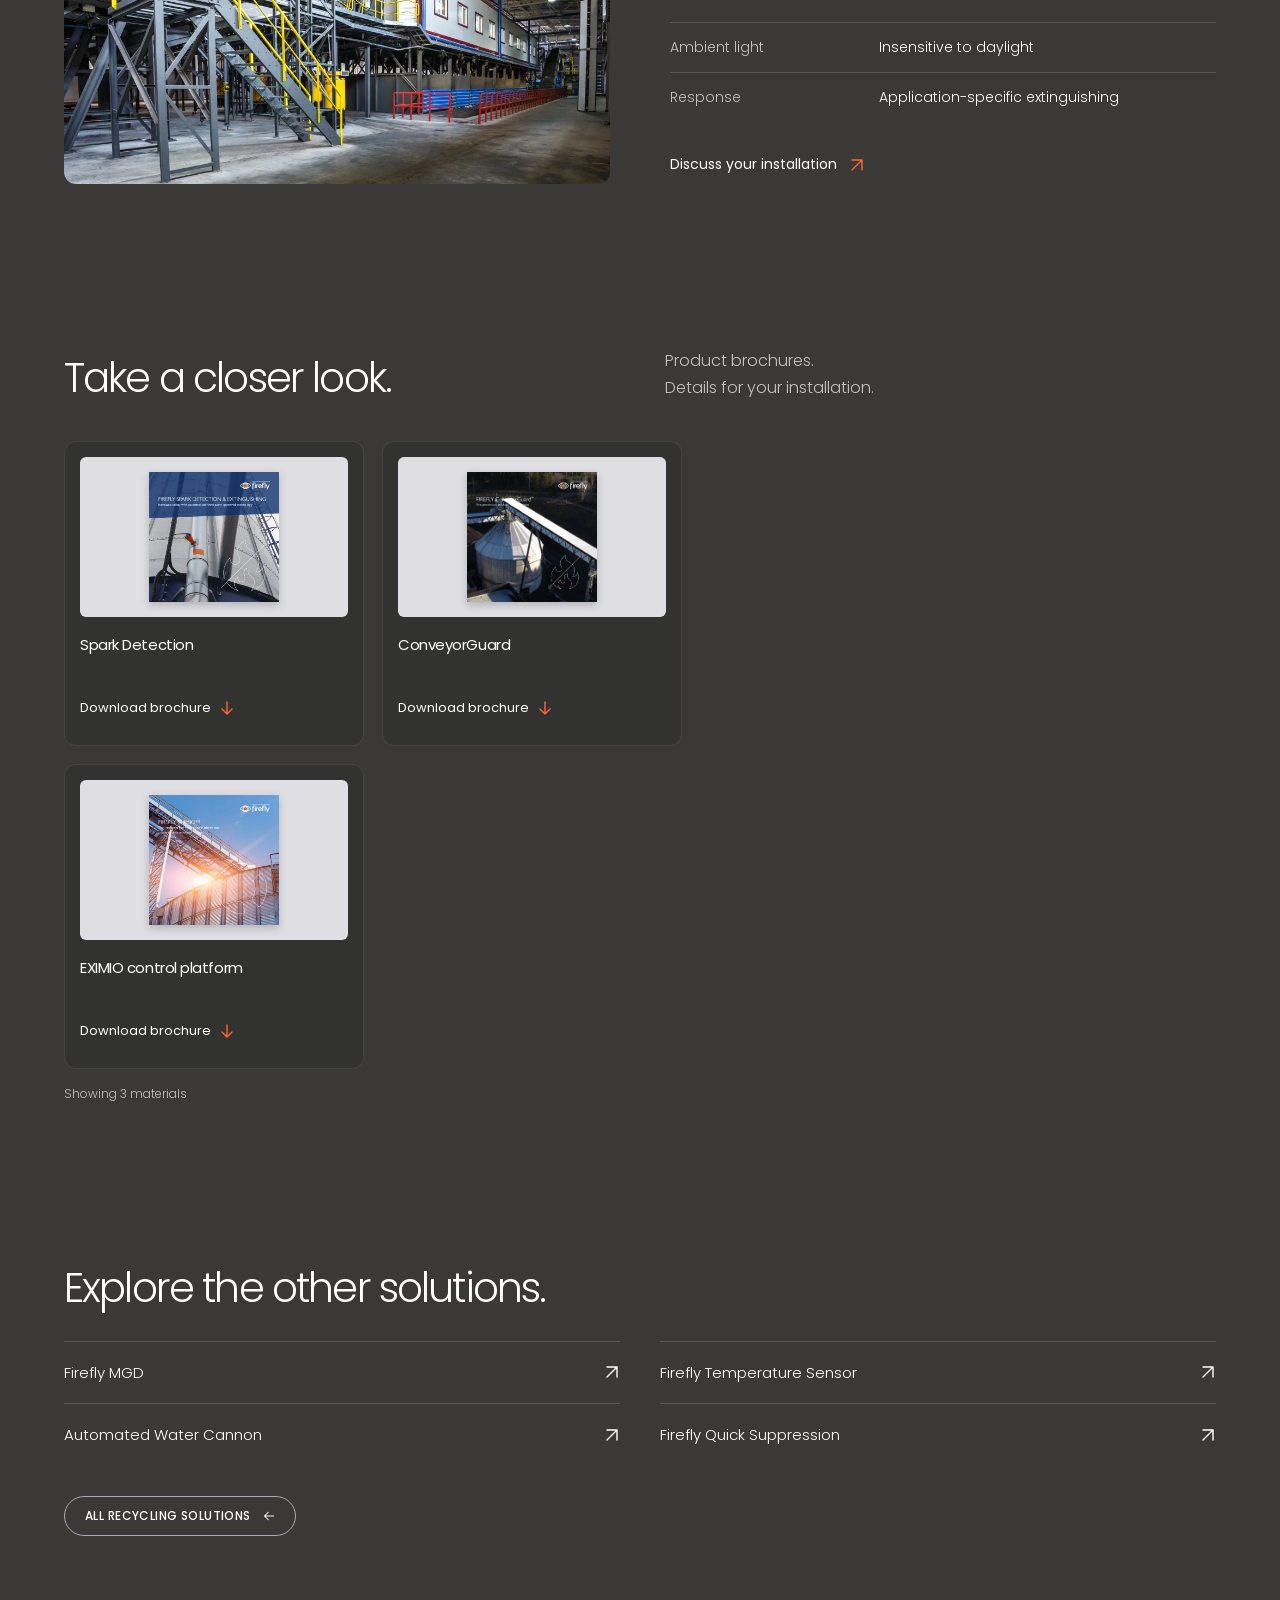
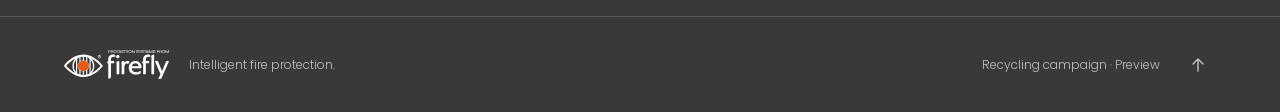
<file: recycling/spark-detection.html>
<!doctype html><html lang="en"><head><meta charset="utf-8"><meta name="viewport" content="width=device-width,initial-scale=1"><meta name="theme-color" content="#000000"><meta name="robots" content="noindex,nofollow"><meta name="description" content="Explore Firefly solutions for the recycling industry. Prediction, prevention, protection and support."><title>Firefly Spark Detection — Firefly Recycling Preview</title><link rel="stylesheet" href="campaign.css?v=polish-20261014"><link rel="stylesheet" href="polish.css?v=hero-cover-20261015"><script src="campaign.js?v=hero-cover-20261015" defer></script></head><body data-page="product" data-product="spark-detection"><a class="skip-link" href="#main">Skip to content</a><header class="site-header"><a class="brand" href="index.html" aria-label="Firefly Recycling home"><img src="assets/logo.svg" alt="Firefly" width="145" height="40"></a><button class="menu-toggle" aria-label="Open menu" aria-expanded="false" aria-controls="navigation"><svg viewBox="0 0 24 24" aria-hidden="true"><path d="M3 8h18M3 16h18"/></svg></button><nav id="navigation" aria-label="Campaign navigation"><button class="menu-close" aria-label="Close menu"><svg viewBox="0 0 24 24" aria-hidden="true"><path d="m5 5 14 14M19 5 5 19"/></svg></button><div class="campaign-links"><a class="campaign-link" href="index.html#solutions">Solutions</a><a class="campaign-link" href="index.html#system">One system</a><a class="campaign-link" href="index.html#partnership">Service & Support</a><a class="campaign-link" href="index.html#resources">Resources</a></div><a class="nav-contact button secondary" href="index.html#contact">Contact us</a></nav><details class="site-language"><summary aria-label="Language: English — prototype"><img src="assets/flag-en.svg" width="22" height="15" alt=""><span>EN</span><svg class="ui-icon" viewBox="0 0 16 16" aria-hidden="true"><path d="m3 6 5 5 5-5"/></svg></summary><div class="language-options" aria-label="Language options"><button type="button" data-language="en"><img src="assets/flag-en.svg" width="22" height="15" alt="">EN<span class="sr-only"> — English</span></button><button type="button" data-language="sv"><img src="assets/flag-sv.svg" width="22" height="15" alt="">SV<span class="sr-only"> — Svenska</span></button><button type="button" data-language="it"><img src="assets/flag-it.svg" width="22" height="15" alt="">IT<span class="sr-only"> — Italiano</span></button><button type="button" data-language="pt-br"><img src="assets/flag-pt-br.svg" width="22" height="15" alt="">PT-BR<span class="sr-only"> — Português</span></button><button type="button" data-language="es"><img src="assets/flag-es.svg" width="22" height="15" alt="">ES<span class="sr-only"> — Español</span></button><button type="button" data-language="pl"><img src="assets/flag-pl.png" width="22" height="15" alt="">PL<span class="sr-only"> — Polski</span></button><button type="button" data-language="us"><img src="assets/flag-us.png" width="22" height="15" alt="">EN-US<span class="sr-only"> — English (US)</span></button></div></details></header><main id="main"><section id="top" class="detail-hero"><div class="wrap detail-hero-grid"><div class="detail-heading"><a class="back-link" href="index.html#prevention"><svg class="ui-icon" viewBox="0 0 16 16" aria-hidden="true"><path d="M14 8H2m5-5L2 8l5 5"/></svg> Recycling / Prevention</a><h1>Firefly Spark Detection</h1><p class="hero-byline">Detect ignition sources. Prevent a fire.</p><a href="#function" class="button primary">Explore the solution <svg class="ui-icon" viewBox="0 0 16 16" aria-hidden="true"><path d="M3 13 13 3M3 3h10v10"/></svg></a></div><div class="detail-product"><img src="assets/spark-detector.webp" alt="Firefly infrared detection illustration" width="1920" height="953" loading="eager" fetchpriority="high"></div></div></section><section id="function" class="wrap section-space"><div class="section-head"><h2>See the risk before it glows.</h2><p>Infrared detection identifies hot particles and sparks in the material flow, including particles that are not visibly glowing. The system activates the configured extinguishing response.</p></div><div class="function-grid"><article><svg class="line-icon" viewBox="0 0 72 72" aria-hidden="true"><path d="M16 25V14h11m18 0h11v11M16 47v11h11m18 0h11V47"/><circle cx="36" cy="36" r="12"/><circle cx="36" cy="36" r="4"/></svg><h3>Detect</h3><p>Infrared detection identifies dangerous ignition sources in the material flow.</p></article><article><svg class="line-icon" viewBox="0 0 72 72" aria-hidden="true"><rect x="11" y="15" width="50" height="39" rx="3"/><path d="M18 23h27v22H18m35-20h1m-1 8h1m-1 8h1M29 61h14m-7-7v7"/></svg><h3>Respond</h3><p>The control system activates the configured extinguishing response.</p></article><article><svg class="line-icon" viewBox="0 0 72 72" aria-hidden="true"><path d="m36 9 23 9v18c0 14-11 23-23 28-12-5-23-14-23-28V18Z"/><path d="m25 37 8 8 15-19"/></svg><h3>Protect</h3><p>The arrangement is engineered for the material and process conditions.</p></article></div></section><section class="application-section wrap section-space"><div class="application-photo"><img src="assets/recycling-process.webp" alt="Recycling processing equipment from Firefly’s industry page" width="1000" height="667" loading="lazy"></div><div><h2>Protection within the material flow.</h2><p>For conveying and processing arrangements. Detection and extinguishing are matched to the material, ignition risk and operating conditions.</p><dl class="detail-facts"><div><dt>Ambient light</dt><dd>Insensitive to daylight</dd></div><div><dt>Response</dt><dd>Application-specific extinguishing</dd></div></dl><a class="text-link" href="index.html#contact">Discuss your installation <svg class="ui-icon" viewBox="0 0 16 16" aria-hidden="true"><path d="M3 13 13 3M3 3h10v10"/></svg></a></div></section><section id="resources" class="wrap section-space"><div class="section-head"><h2>Take a closer look.</h2><p>Product brochures.<br>Details for your installation.</p></div><div class="material-grid"><article class="material-card" data-kind="document"><a class="material-document" href="assets/spark-detection-brochure.pdf" target="_blank" rel="noopener" aria-label="Open Spark Detection brochure"><img src="assets/spark-detection-brochure-cover.webp" alt="Spark Detection brochure cover" width="500" height="500" loading="lazy"></a><h3>Spark Detection</h3><a href="assets/spark-detection-brochure.pdf" download class="text-link">Download brochure <svg class="ui-icon" viewBox="0 0 16 16" aria-hidden="true"><path d="M8 2v12m-5-5 5 5 5-5"/></svg></a></article><article class="material-card" data-kind="document"><a class="material-document" href="assets/conveyorguard-brochure.pdf" target="_blank" rel="noopener" aria-label="Open ConveyorGuard brochure"><img src="assets/conveyorguard-brochure-cover.webp" alt="ConveyorGuard brochure cover" width="601" height="600" loading="lazy"></a><h3>ConveyorGuard</h3><a href="assets/conveyorguard-brochure.pdf" download class="text-link">Download brochure <svg class="ui-icon" viewBox="0 0 16 16" aria-hidden="true"><path d="M8 2v12m-5-5 5 5 5-5"/></svg></a></article><article class="material-card" data-kind="document"><a class="material-document" href="assets/eximio-brochure.pdf" target="_blank" rel="noopener" aria-label="Open EXIMIO control platform brochure"><img src="assets/eximio-brochure-cover.webp" alt="EXIMIO control platform brochure cover" width="500" height="500" loading="lazy"></a><h3>EXIMIO control platform</h3><a href="assets/eximio-brochure.pdf" download class="text-link">Download brochure <svg class="ui-icon" viewBox="0 0 16 16" aria-hidden="true"><path d="M8 2v12m-5-5 5 5 5-5"/></svg></a></article></div><p class="resource-count" role="status">Showing 3 materials</p></section><section class="wrap related-solutions section-space"><h2>Explore the other solutions.</h2><div class="related-links"><a href="mgd.html">Firefly MGD <svg class="ui-icon" viewBox="0 0 16 16" aria-hidden="true"><path d="M3 13 13 3M3 3h10v10"/></svg></a><a href="temperature-sensor.html">Firefly Temperature Sensor <svg class="ui-icon" viewBox="0 0 16 16" aria-hidden="true"><path d="M3 13 13 3M3 3h10v10"/></svg></a><a href="water-cannon.html">Automated Water Cannon <svg class="ui-icon" viewBox="0 0 16 16" aria-hidden="true"><path d="M3 13 13 3M3 3h10v10"/></svg></a><a href="quick-suppression.html">Firefly Quick Suppression <svg class="ui-icon" viewBox="0 0 16 16" aria-hidden="true"><path d="M3 13 13 3M3 3h10v10"/></svg></a></div><a class="button secondary" href="index.html#solutions">All Recycling solutions <svg class="ui-icon" viewBox="0 0 16 16" aria-hidden="true"><path d="M14 8H2m5-5L2 8l5 5"/></svg></a></section></main><footer class="wrap"><a href="index.html" aria-label="Firefly Recycling home"><img src="assets/logo.svg" alt="Firefly" width="105" height="30"></a><p>Intelligent fire protection.</p><span>Recycling campaign · Preview</span><a href="#top" aria-label="Back to top"><svg class="ui-icon" viewBox="0 0 16 16" aria-hidden="true"><path d="M8 14V2m-5 5 5-5 5 5"/></svg></a></footer><div id="prototype-message" class="toast" role="status" hidden></div></body></html>
</file>
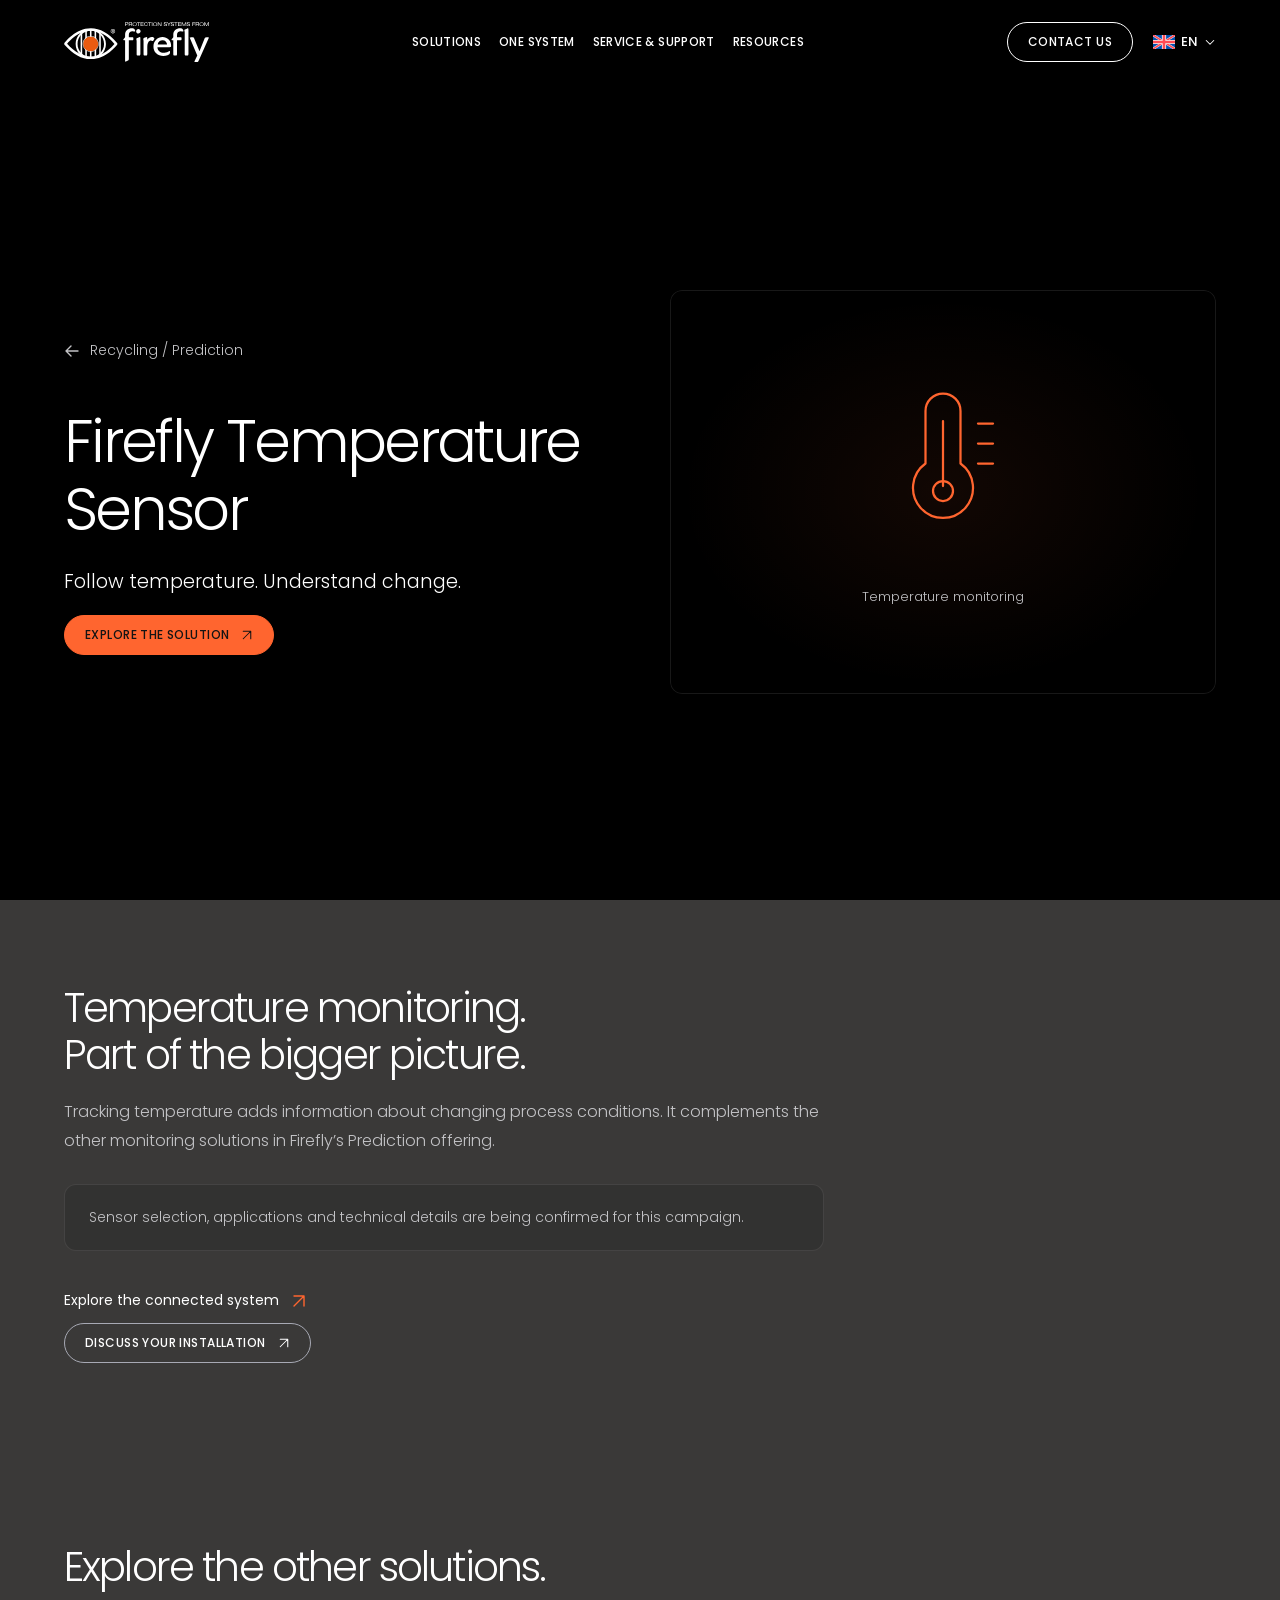
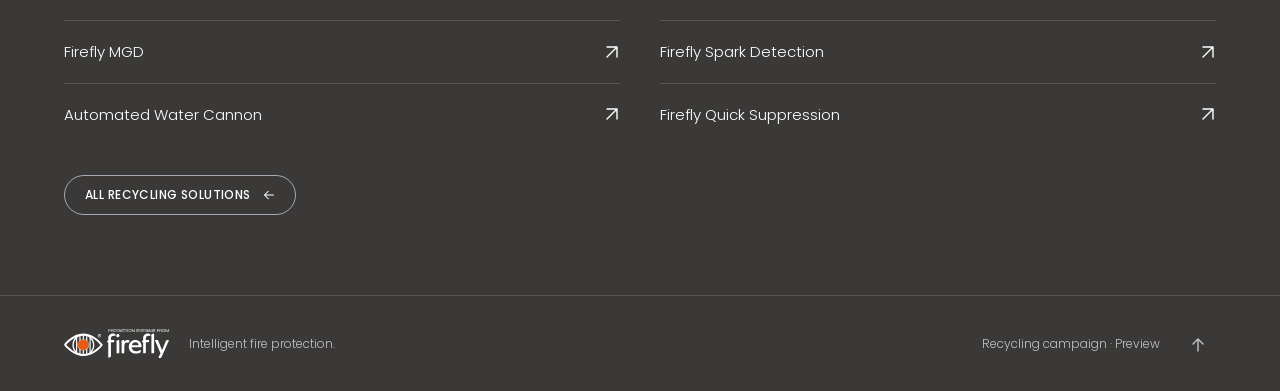
<file: recycling/temperature-sensor.html>
<!doctype html><html lang="en"><head><meta charset="utf-8"><meta name="viewport" content="width=device-width,initial-scale=1"><meta name="theme-color" content="#000000"><meta name="robots" content="noindex,nofollow"><meta name="description" content="Explore Firefly solutions for the recycling industry. Prediction, prevention, protection and support."><title>Firefly Temperature Sensor — Firefly Recycling Preview</title><link rel="stylesheet" href="campaign.css?v=polish-20261014"><link rel="stylesheet" href="polish.css?v=polish-20261014"><script src="campaign.js?v=polish-20261014" defer></script></head><body data-page="product" data-product="temperature-sensor"><a class="skip-link" href="#main">Skip to content</a><header class="site-header"><a class="brand" href="index.html" aria-label="Firefly Recycling home"><img src="assets/logo.svg" alt="Firefly" width="145" height="40"></a><button class="menu-toggle" aria-label="Open menu" aria-expanded="false" aria-controls="navigation"><svg viewBox="0 0 24 24" aria-hidden="true"><path d="M3 8h18M3 16h18"/></svg></button><nav id="navigation" aria-label="Campaign navigation"><button class="menu-close" aria-label="Close menu"><svg viewBox="0 0 24 24" aria-hidden="true"><path d="m5 5 14 14M19 5 5 19"/></svg></button><div class="campaign-links"><a class="campaign-link" href="index.html#solutions">Solutions</a><a class="campaign-link" href="index.html#system">One system</a><a class="campaign-link" href="index.html#partnership">Service & Support</a><a class="campaign-link" href="index.html#resources">Resources</a></div><a class="nav-contact button secondary" href="index.html#contact">Contact us</a></nav><details class="site-language"><summary aria-label="Language: English — prototype"><img src="assets/flag-en.svg" width="22" height="15" alt=""><span>EN</span><svg class="ui-icon" viewBox="0 0 16 16" aria-hidden="true"><path d="m3 6 5 5 5-5"/></svg></summary><div class="language-options" aria-label="Language options"><button type="button" data-language="en"><img src="assets/flag-en.svg" width="22" height="15" alt="">EN<span class="sr-only"> — English</span></button><button type="button" data-language="sv"><img src="assets/flag-sv.svg" width="22" height="15" alt="">SV<span class="sr-only"> — Svenska</span></button><button type="button" data-language="it"><img src="assets/flag-it.svg" width="22" height="15" alt="">IT<span class="sr-only"> — Italiano</span></button><button type="button" data-language="pt-br"><img src="assets/flag-pt-br.svg" width="22" height="15" alt="">PT-BR<span class="sr-only"> — Português</span></button><button type="button" data-language="es"><img src="assets/flag-es.svg" width="22" height="15" alt="">ES<span class="sr-only"> — Español</span></button><button type="button" data-language="pl"><img src="assets/flag-pl.png" width="22" height="15" alt="">PL<span class="sr-only"> — Polski</span></button><button type="button" data-language="us"><img src="assets/flag-us.png" width="22" height="15" alt="">EN-US<span class="sr-only"> — English (US)</span></button></div></details></header><main id="main"><section id="top" class="detail-hero"><div class="wrap detail-hero-grid"><div class="detail-heading"><a class="back-link" href="index.html#prediction"><svg class="ui-icon" viewBox="0 0 16 16" aria-hidden="true"><path d="M14 8H2m5-5L2 8l5 5"/></svg> Recycling / Prediction</a><h1>Firefly Temperature Sensor</h1><p class="hero-byline">Follow temperature. Understand change.</p><a href="#function" class="button primary">Explore the solution <svg class="ui-icon" viewBox="0 0 16 16" aria-hidden="true"><path d="M3 13 13 3M3 3h10v10"/></svg></a></div><div class="detail-product"><div class="sensor-concept"><svg class="line-icon" viewBox="0 0 72 72" aria-hidden="true"><path d="M29 35V14a7 7 0 0 1 14 0v21a12 12 0 1 1-14 0Z"/><path d="M36 18v26m14-25h6m-6 8h6m-6 8h6"/><circle cx="36" cy="46" r="4"/></svg><span>Temperature monitoring</span></div></div></div></section><section id="function" class="wrap section-space"><div class="sensor-overview"><h2>Temperature monitoring.<br>Part of the bigger picture.</h2><p>Tracking temperature adds information about changing process conditions. It complements the other monitoring solutions in Firefly’s Prediction offering.</p><p class="preview-note">Sensor selection, applications and technical details are being confirmed for this campaign.</p><a class="text-link" href="index.html#system">Explore the connected system <svg class="ui-icon" viewBox="0 0 16 16" aria-hidden="true"><path d="M3 13 13 3M3 3h10v10"/></svg></a><br><a class="button secondary" href="index.html#contact">Discuss your installation <svg class="ui-icon" viewBox="0 0 16 16" aria-hidden="true"><path d="M3 13 13 3M3 3h10v10"/></svg></a></div></section><section class="wrap related-solutions section-space"><h2>Explore the other solutions.</h2><div class="related-links"><a href="mgd.html">Firefly MGD <svg class="ui-icon" viewBox="0 0 16 16" aria-hidden="true"><path d="M3 13 13 3M3 3h10v10"/></svg></a><a href="spark-detection.html">Firefly Spark Detection <svg class="ui-icon" viewBox="0 0 16 16" aria-hidden="true"><path d="M3 13 13 3M3 3h10v10"/></svg></a><a href="water-cannon.html">Automated Water Cannon <svg class="ui-icon" viewBox="0 0 16 16" aria-hidden="true"><path d="M3 13 13 3M3 3h10v10"/></svg></a><a href="quick-suppression.html">Firefly Quick Suppression <svg class="ui-icon" viewBox="0 0 16 16" aria-hidden="true"><path d="M3 13 13 3M3 3h10v10"/></svg></a></div><a class="button secondary" href="index.html#solutions">All Recycling solutions <svg class="ui-icon" viewBox="0 0 16 16" aria-hidden="true"><path d="M14 8H2m5-5L2 8l5 5"/></svg></a></section></main><footer class="wrap"><a href="index.html" aria-label="Firefly Recycling home"><img src="assets/logo.svg" alt="Firefly" width="105" height="30"></a><p>Intelligent fire protection.</p><span>Recycling campaign · Preview</span><a href="#top" aria-label="Back to top"><svg class="ui-icon" viewBox="0 0 16 16" aria-hidden="true"><path d="M8 14V2m-5 5 5-5 5 5"/></svg></a></footer><div id="prototype-message" class="toast" role="status" hidden></div></body></html>
</file>
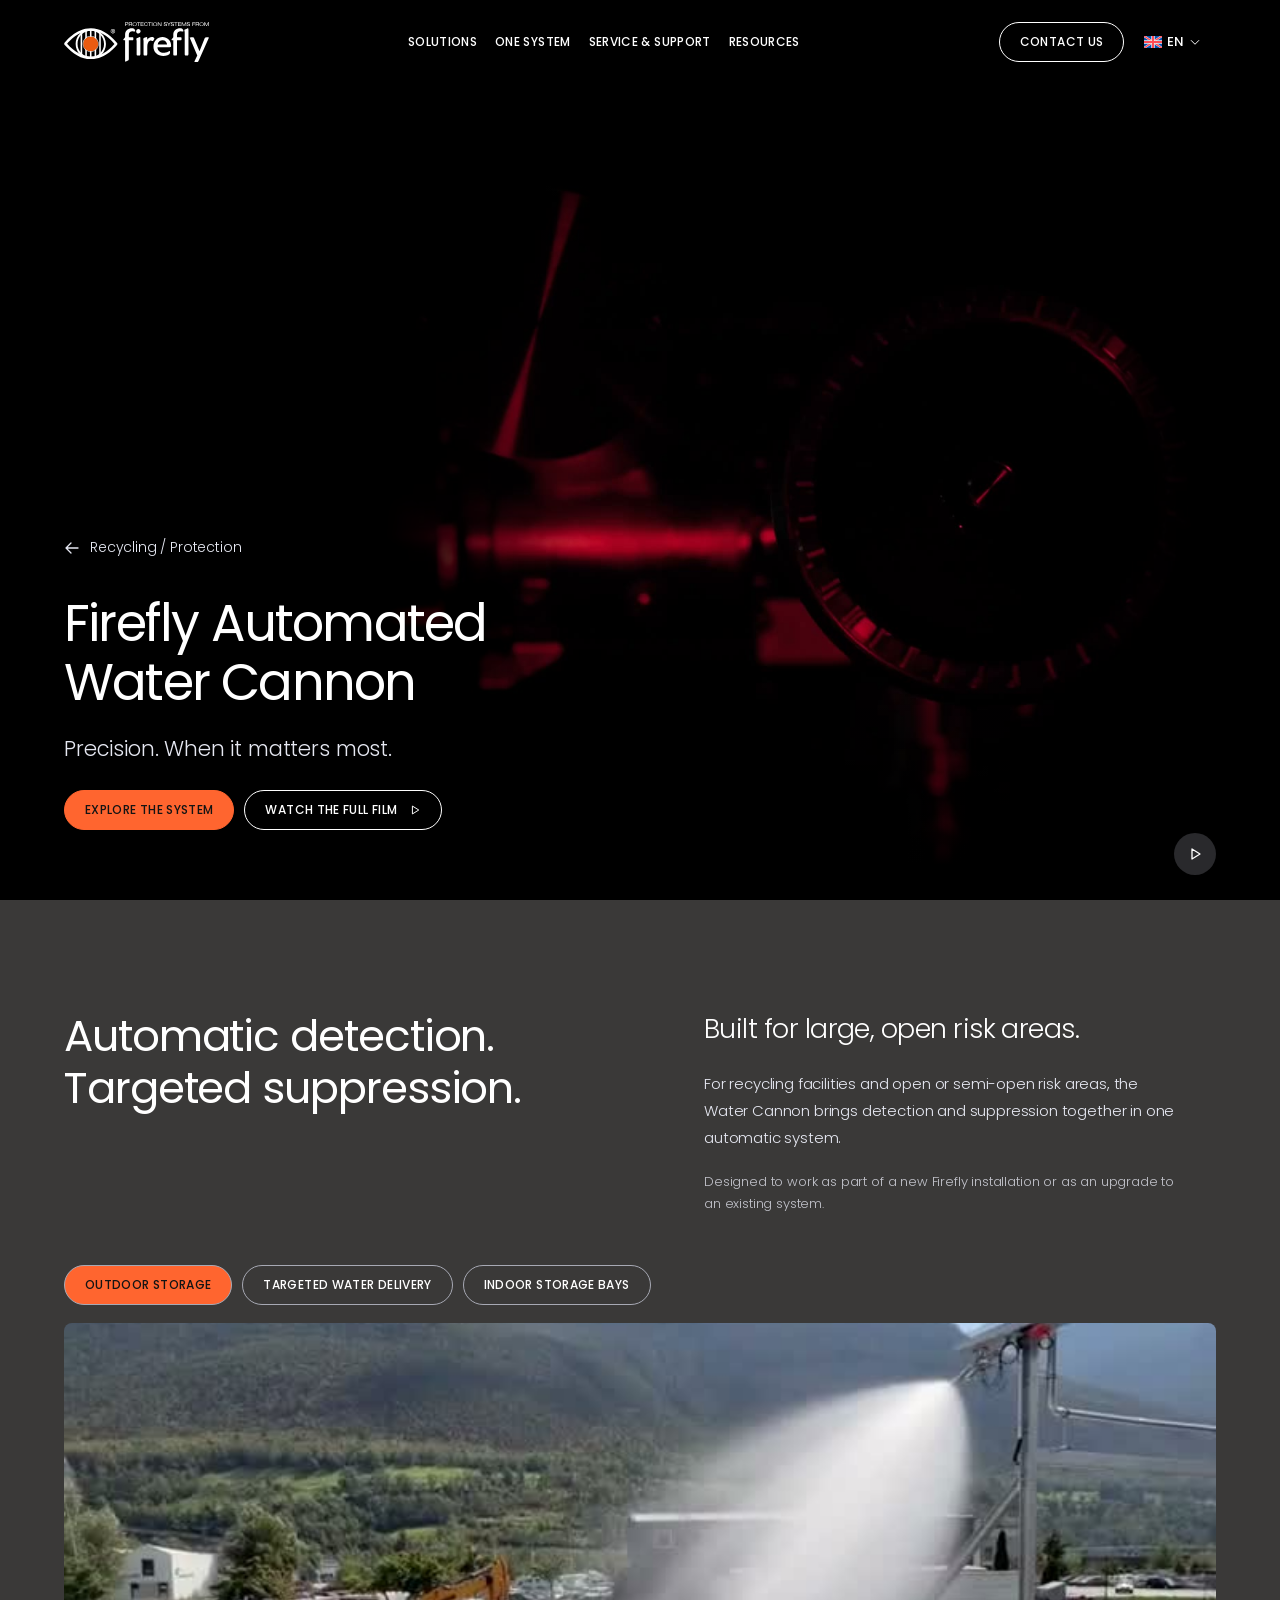
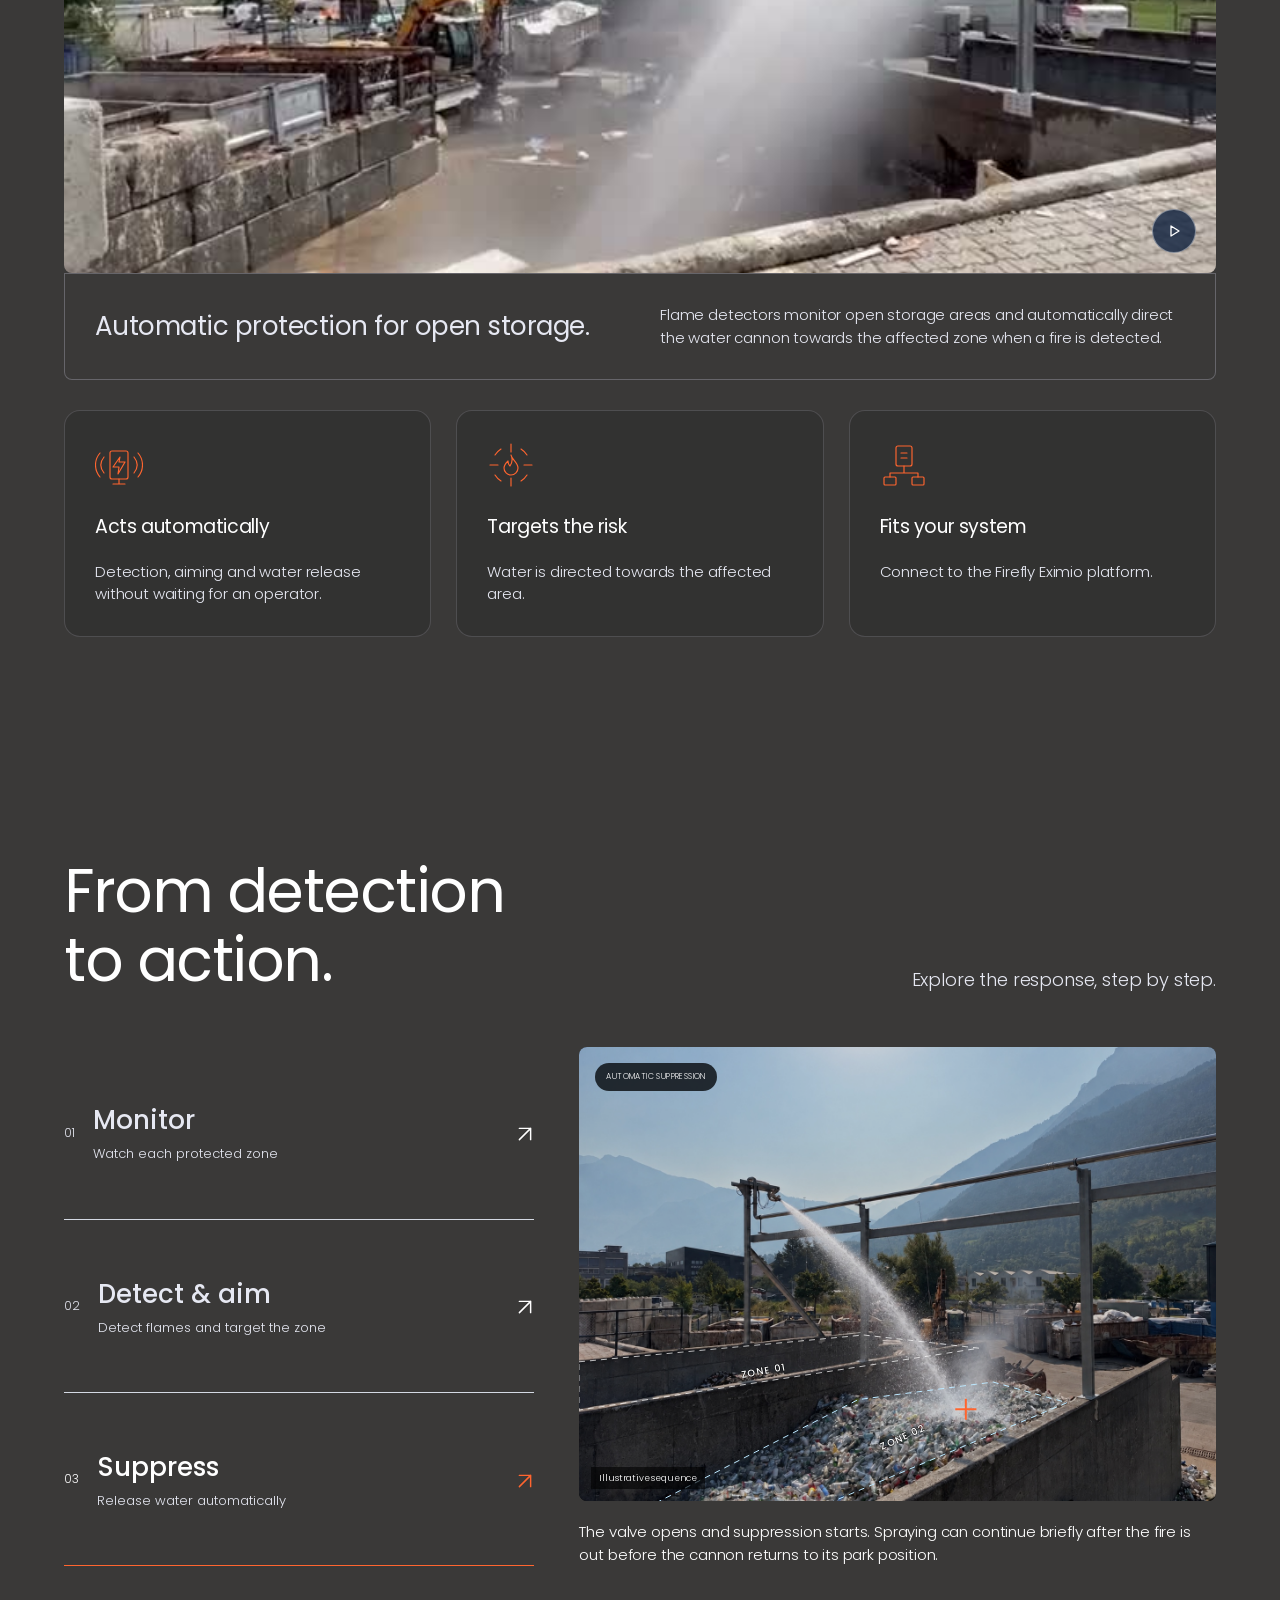
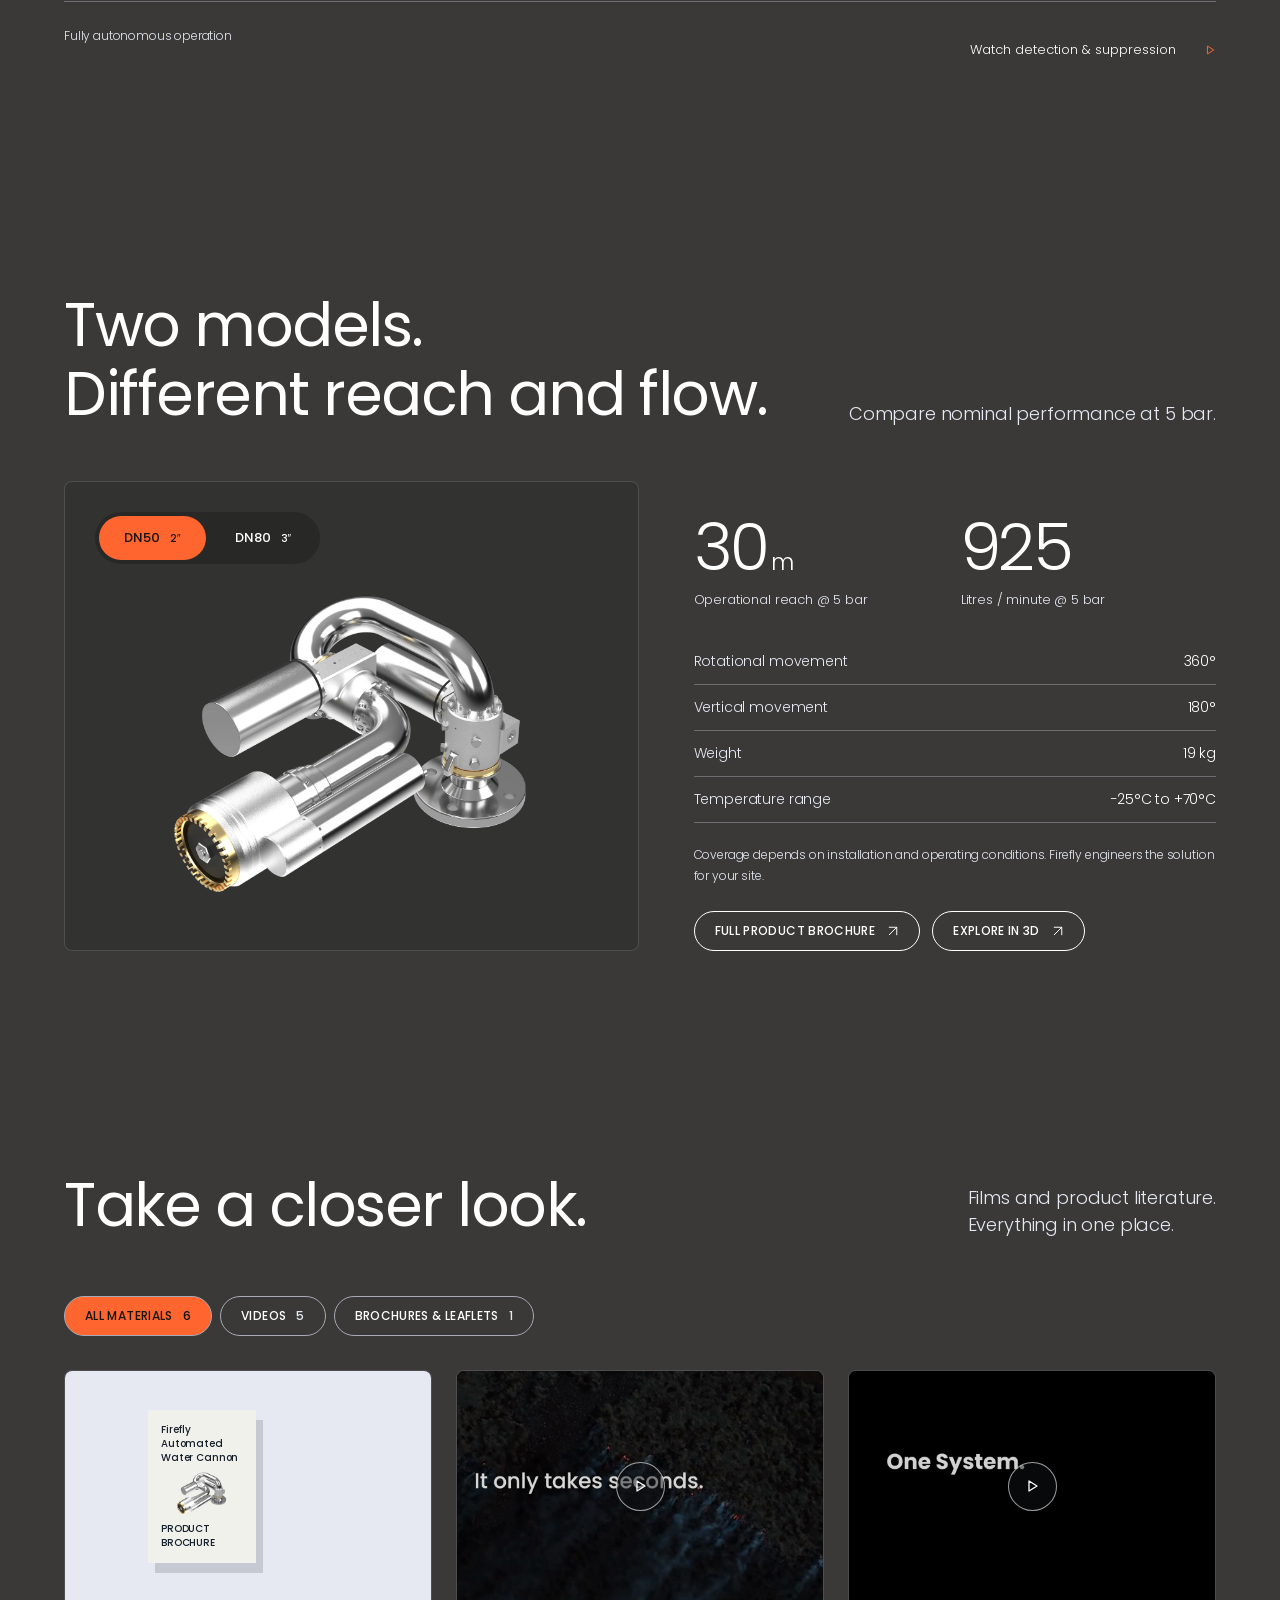
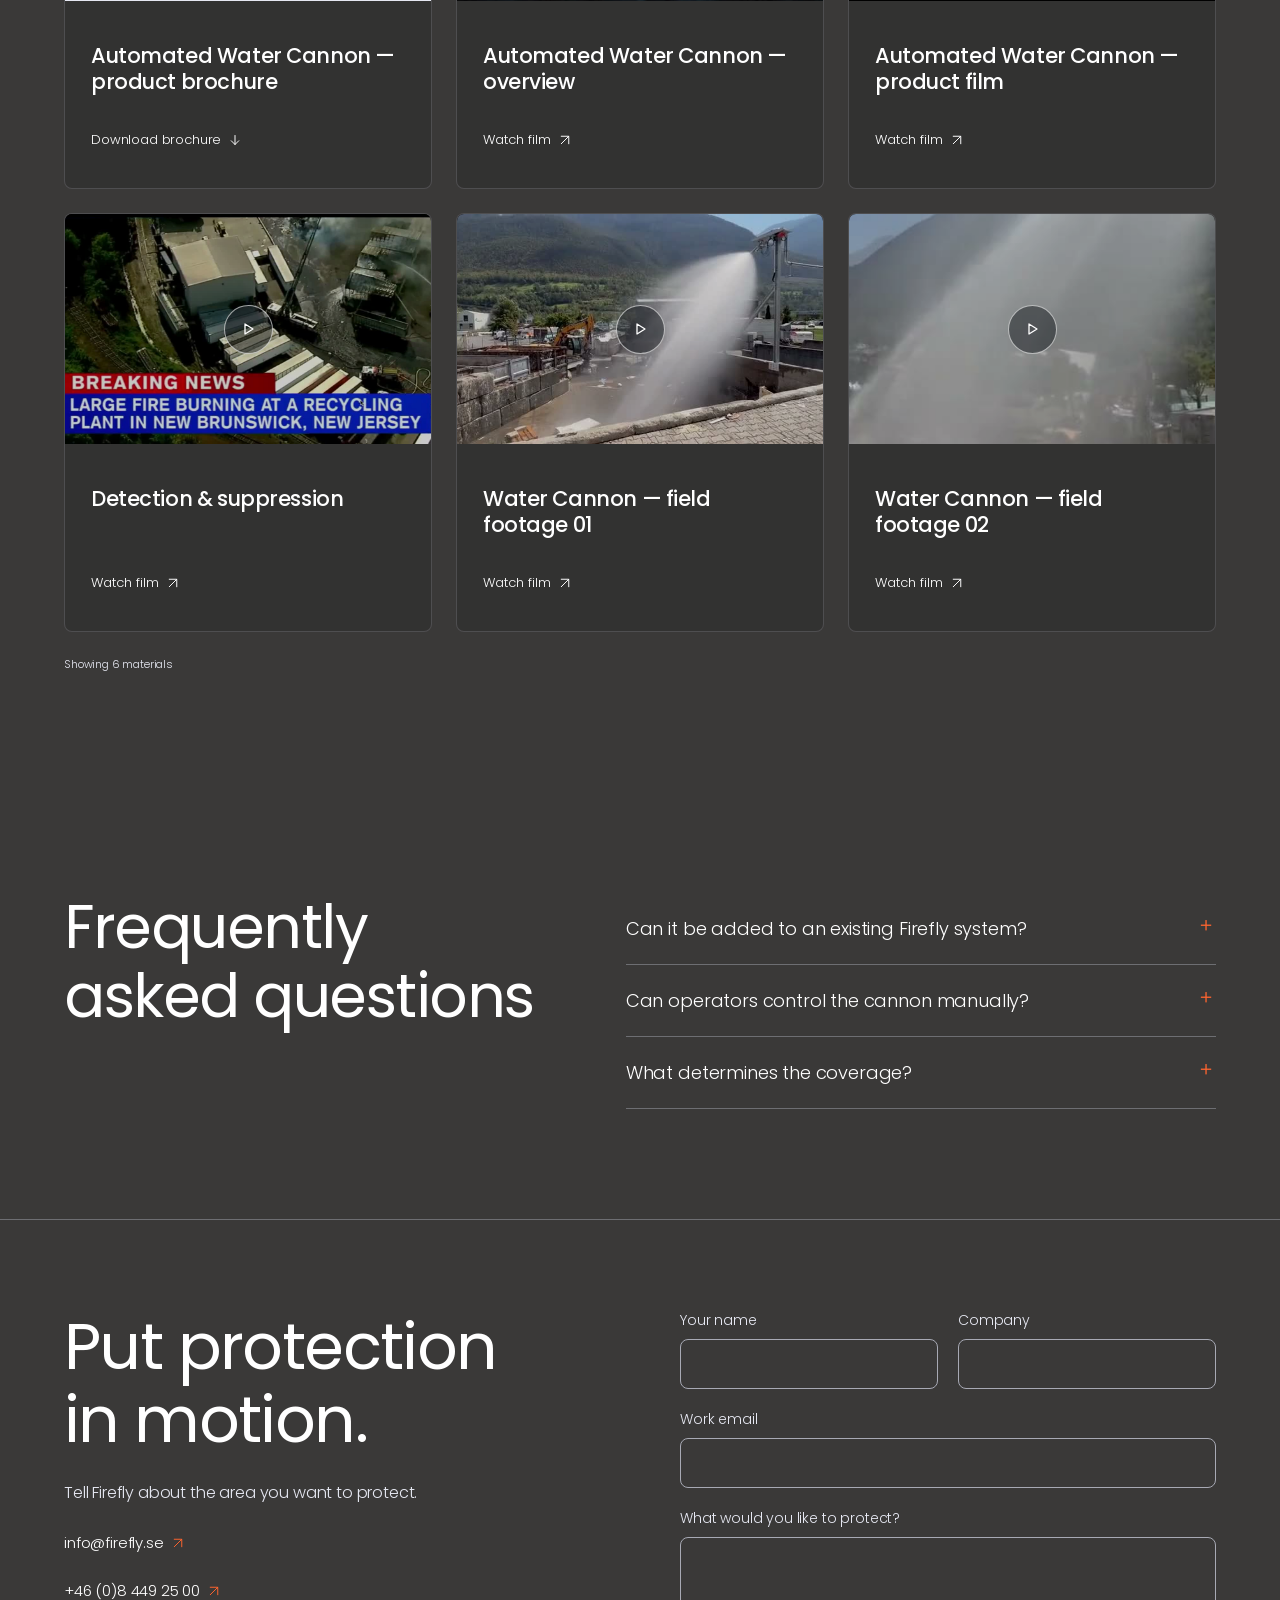
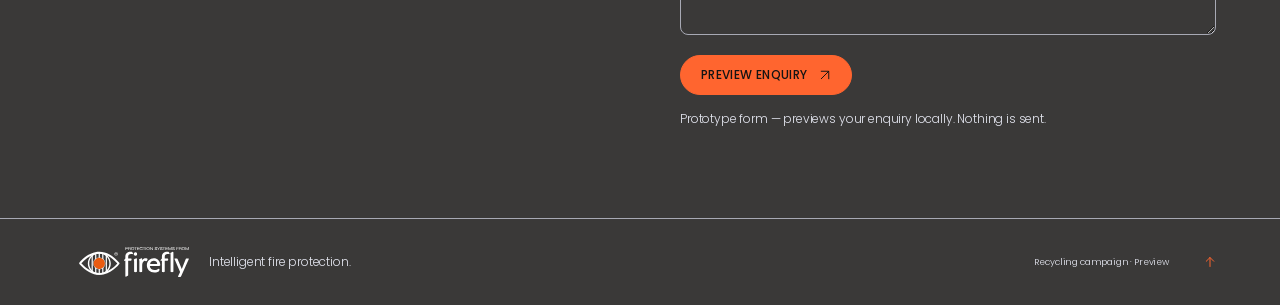
<file: recycling/water-cannon.html>
<!DOCTYPE html>

<html lang="en"><head><meta charset="utf-8"/><meta content="width=device-width,initial-scale=1" name="viewport"/><meta content="#000000" name="theme-color"/><meta content="Explore the Firefly Automated Water Cannon. Automatic detection and targeted fire suppression for large open areas." name="description"/><title>Automated Water Cannon — Firefly Recycling Preview</title><link href="style.css" rel="stylesheet"/><link href="themes.css" rel="stylesheet"/><link href="black-charcoal.css?v=button-caps-20261006" rel="stylesheet"/><script defer="" src="app.js?v=audit-20261015"></script><meta content="noindex,nofollow" name="robots"/><link href="wc-campaign.css?v=polish-20261014" rel="stylesheet"/><link href="polish.css?v=polish-20261014" rel="stylesheet"/><script defer="True" src="campaign.js?v=polish-20261014"></script></head>
<body class="wc-copy" data-page="water-cannon" data-theme="charcoal"><a class="skip" href="#main">Skip to content</a>
<header class="site-header"><a aria-label="Firefly Recycling home" class="brand" href="index.html"><img alt="Firefly" height="40" src="assets/logo.svg" width="145"/></a><button aria-controls="navigation" aria-expanded="false" aria-label="Open menu" class="menu-toggle"><svg aria-hidden="true" viewbox="0 0 24 24"><path d="M3 8h18M3 16h18"></path></svg></button><nav aria-label="Campaign navigation" id="navigation"><button aria-label="Close menu" class="menu-close"><svg aria-hidden="true" viewbox="0 0 24 24"><path d="m5 5 14 14M19 5 5 19"></path></svg></button><div class="campaign-links"><a class="campaign-link" href="index.html#solutions">Solutions</a><a class="campaign-link" href="index.html#system">One system</a><a class="campaign-link" href="index.html#partnership">Service &amp; Support</a><a class="campaign-link" href="index.html#resources">Resources</a></div><a class="nav-contact button secondary" href="index.html#contact">Contact us</a></nav><details class="site-language"><summary aria-label="Language: English — prototype"><img alt="" height="15" src="assets/flag-en.svg" width="22"/><span>EN</span><svg aria-hidden="true" class="ui-icon" viewbox="0 0 16 16"><path d="m3 6 5 5 5-5"></path></svg></summary><div aria-label="Language options" class="language-options"><button data-language="en" type="button"><img alt="" height="15" src="assets/flag-en.svg" width="22"/>EN<span class="sr-only"> — English</span></button><button data-language="sv" type="button"><img alt="" height="15" src="assets/flag-sv.svg" width="22"/>SV<span class="sr-only"> — Svenska</span></button><button data-language="it" type="button"><img alt="" height="15" src="assets/flag-it.svg" width="22"/>IT<span class="sr-only"> — Italiano</span></button><button data-language="pt-br" type="button"><img alt="" height="15" src="assets/flag-pt-br.svg" width="22"/>PT-BR<span class="sr-only"> — Português</span></button><button data-language="es" type="button"><img alt="" height="15" src="assets/flag-es.svg" width="22"/>ES<span class="sr-only"> — Español</span></button><button data-language="pl" type="button"><img alt="" height="15" src="assets/flag-pl.png" width="22"/>PL<span class="sr-only"> — Polski</span></button><button data-language="us" type="button"><img alt="" height="15" src="assets/flag-us.png" width="22"/>EN-US<span class="sr-only"> — English (US)</span></button></div></details></header>
<main id="main"><section class="cinema-hero" id="top"><div class="cinema-frame wrap"><div class="cinema-heading"><a class="wc-campaign-return" href="index.html#protection"><svg aria-hidden="true" class="ui-icon" viewbox="0 0 16 16"><path d="M14 8H2m5-5L2 8l5 5"></path></svg> Recycling / Protection</a><h1>Firefly Automated<br/>Water Cannon</h1><p class="hero-byline">Precision. When it matters most.</p></div><div class="cinema-stage"><video aria-label="Water Cannon product close-ups, excerpt from 17 to 30 seconds" autoplay="" id="hero-video" loop="" muted="" playsinline="" poster="assets/hero-poster.jpg" preload="auto" src="assets/hero-17-30.mp4"></video></div><button aria-label="Pause hero film" class="cinema-control" id="hero-play"><svg aria-hidden="true" class="ui-icon ui-icon-pause" focusable="false" viewbox="0 0 16 16"><path d="M5 3v10M11 3v10"></path></svg></button><div class="cinema-summary"><div class="actions"><a class="button primary" href="#how">Explore the system</a><button class="button secondary" data-video="product">Watch the full film <span><svg aria-hidden="true" class="ui-icon ui-icon-play" focusable="false" viewbox="0 0 16 16"><path d="m5 3 8 5-8 5Z"></path></svg></span></button></div></div></div></section>
<section class="intro wrap" id="overview"><div class="intro-grid"><h2>Automatic detection.<br/>Targeted suppression.</h2><div class="intro-copy"><p class="intro-lead">Built for large, open risk areas.</p><p class="intro-description">For recycling facilities and open or semi-open risk areas, the Water Cannon brings detection and suppression together in one automatic system.</p><p class="intro-note">Designed to work as part of a new Firefly installation or as an upgrade to an existing system.</p></div></div><div class="application-showcase"><div aria-label="Explore application views" class="application-tabs" role="group"><button aria-pressed="true" data-application="field-01">Outdoor storage</button><button aria-pressed="false" data-application="field-02">Targeted water delivery</button><button aria-pressed="false" data-application="hall">Indoor storage bays</button></div><div class="application-media"><video aria-label="Supplied field footage of water cannon operation" id="application-video" loop="" muted="" playsinline="" poster="assets/field-01-poster.jpg" preload="metadata"><source src="assets/field-01.mp4" type="video/mp4"/></video><img alt="Supplied illustration of water cannon protection in indoor storage bays" height="940" hidden="" id="application-image" loading="lazy" src="assets/hall.webp" width="1673"/><span hidden="" id="application-illustration-label">Application illustration</span><button aria-label="Pause application film" id="application-play"><svg aria-hidden="true" class="ui-icon ui-icon-pause" focusable="false" viewbox="0 0 16 16"><path d="M5 3v10M11 3v10"></path></svg></button></div><div class="application-caption"><div><p id="application-kind">FIELD FOOTAGE</p><h3 id="application-title">Automatic protection for open storage.</h3></div><p id="application-description">Flame detectors monitor open storage areas and automatically direct the water cannon towards the affected zone when a fire is detected.</p></div></div><div class="benefits"><article><img alt="" class="benefit-icon" height="48" src="assets/icon-automatic.svg" width="48"/><h3>Acts automatically</h3><p>Detection, aiming and water release without waiting for an operator.</p></article><article><img alt="" class="benefit-icon" height="48" src="assets/icon-targeted.svg" width="48"/><h3>Targets the risk</h3><p>Water is directed towards the affected area.</p></article><article><img alt="" class="benefit-icon" height="48" src="assets/icon-integration.svg" width="48"/><h3>Fits your system</h3><p>Connect to the Firefly Eximio platform.</p></article></div></section>
<section class="how section-tone" id="how"><div class="wrap"><div class="section-head"><div><h2>From detection<br/>to action.</h2></div><p class="muted">Explore the response, step by step.</p></div><div class="how-grid"><div aria-label="System response" class="step-list" role="tablist"><button aria-controls="step-panel" aria-selected="true" data-step="0" id="step-0" role="tab"><span>01</span><div><strong>Monitor</strong><small>Watch each protected zone</small></div><b><svg aria-hidden="true" class="ui-icon ui-icon-diagonal" focusable="false" viewbox="0 0 16 16"><path d="M3 13 13 3M3 3h10v10"></path></svg></b></button><button aria-controls="step-panel" aria-selected="false" data-step="1" id="step-1" role="tab" tabindex="-1"><span>02</span><div><strong>Detect &amp; aim</strong><small>Detect flames and target the zone</small></div><b><svg aria-hidden="true" class="ui-icon ui-icon-diagonal" focusable="false" viewbox="0 0 16 16"><path d="M3 13 13 3M3 3h10v10"></path></svg></b></button><button aria-controls="step-panel" aria-selected="false" data-step="2" id="step-2" role="tab" tabindex="-1"><span>03</span><div><strong>Suppress</strong><small>Release water automatically</small></div><b><svg aria-hidden="true" class="ui-icon ui-icon-diagonal" focusable="false" viewbox="0 0 16 16"><path d="M3 13 13 3M3 3h10v10"></path></svg></b></button></div><div aria-labelledby="step-0" id="step-panel" role="tabpanel" tabindex="0"><div class="scene" data-state="0"><img alt="Water cannon installed above a recycling storage area" height="1425" id="step-image" loading="lazy" src="assets/site.webp" width="1900"/><svg aria-hidden="true" class="bay-zones" preserveaspectratio="xMidYMid slice" viewbox="0 0 1448 1086"><polygon class="zone-area z1" points="0,742 648,681 910,711 0,852"></polygon><polygon class="zone-area z2" points="130,1086 635,828 942,788 1110,835 515,1086"></polygon><text class="zone-label" transform="rotate(-10 370 779)" x="370" y="779">ZONE 01</text><text class="zone-label" transform="rotate(-25 690 943)" x="690" y="943">ZONE 02</text><path class="zone-target" d="M880 826v48M856 850h48"></path></svg><span class="scene-note">Illustrative sequence</span><div class="scene-status"><span class="signal"></span><span id="status-text">ZONES MONITORED</span></div></div><div class="step-description"><span id="step-number">01 / MONITOR</span><p id="step-text">Flame detectors continuously monitor the defined protection zones.</p></div></div></div><div class="how-foot"><span>Fully autonomous operation</span><button class="text-button" data-video="detection">Watch detection &amp; suppression <span><svg aria-hidden="true" class="ui-icon ui-icon-play" focusable="false" viewbox="0 0 16 16"><path d="m5 3 8 5-8 5Z"></path></svg></span></button></div></div></section>
<section class="models wrap" id="models"><div class="section-head"><div><h2>Two models.<br/>Different reach and flow.</h2></div><p class="muted">Compare nominal performance at 5 bar.</p></div><div class="model-grid"><div class="model-visual"><div aria-label="Water cannon model" class="model-switch" role="tablist"><button aria-controls="model-panel" aria-selected="true" data-model="dn50" id="dn50-tab" role="tab">DN50 <span>2″</span></button><button aria-controls="model-panel" aria-selected="false" data-model="dn80" id="dn80-tab" role="tab" tabindex="-1">DN80 <span>3″</span></button></div><img alt="Firefly DN50 water cannon" height="1069" id="model-image" loading="lazy" src="assets/dn50.webp" width="1900"/><span class="visual-note">316L STAINLESS STEEL / 24V BLDC MOTOR</span></div><div aria-labelledby="dn50-tab" id="model-panel" role="tabpanel"><p class="eyebrow" id="model-heading">DN50 / 2 INCH</p><div class="main-specs"><div><strong id="range">30<span>m</span></strong><span>Operational reach @ 5 bar</span></div><div><strong id="flow">925</strong><span>Litres / minute @ 5 bar</span></div></div><dl class="specs"><div><dt>Rotational movement</dt><dd>360°</dd></div><div><dt>Vertical movement</dt><dd>180°</dd></div><div><dt>Weight</dt><dd id="weight">19 kg</dd></div><div><dt>Temperature range</dt><dd>−25°C to +70°C</dd></div></dl><p class="spec-note">Coverage depends on installation and operating conditions. Firefly engineers the solution for your site.</p><div class="model-actions"><a class="button secondary" href="assets/water-cannon-brochure.pdf" rel="noopener" target="_blank">Full product brochure <span><svg aria-hidden="true" class="ui-icon ui-icon-diagonal" focusable="false" viewbox="0 0 16 16"><path d="M3 13 13 3M3 3h10v10"></path></svg></span></a><a class="button secondary" href="3d-preview.html">Explore in 3D <svg aria-hidden="true" class="ui-icon" viewbox="0 0 16 16"><path d="M3 13 13 3M3 3h10v10"></path></svg></a></div></div></div></section>
<section class="resources section-tone" id="resources"><div class="wrap"><div class="section-head"><div><h2>Take a closer look.</h2></div><p class="muted">Films and product literature.<br/>Everything in one place.</p></div><div aria-label="Filter resources" class="filters" role="group"><button aria-pressed="true" data-filter="all">All materials <span>6</span></button><button aria-pressed="false" data-filter="video">Videos <span>5</span></button><button aria-pressed="false" data-filter="document">Brochures &amp; leaflets <span>1</span></button></div><div class="resource-grid" id="resource-grid"></div><p class="resource-status" id="resource-count" role="status">Showing 6 materials</p></div></section>
<section class="faq wrap"><div class="faq-grid"><h2>Frequently asked questions</h2><div><details><summary>Can it be added to an existing Firefly system?</summary><p>Yes. Firefly can integrate the Water Cannon into a new system or assess it as an upgrade to an existing installation.</p></details><details><summary>Can operators control the cannon manually?</summary><p>Manual control options include a joystick, ONE App and ONE Web.</p></details><details><summary>What determines the coverage?</summary><p>Pressure, mounting height, elevation and spray pattern affect reach. Firefly will assess the requirements of your protected area.</p></details></div></div></section>
<section class="contact wrap" id="contact"><div><h2>Put protection<br/>in motion.</h2><p>Tell Firefly about the area you want to protect.</p><a class="contact-link" href="mailto:info@firefly.se">info@firefly.se <svg aria-hidden="true" class="ui-icon ui-icon-diagonal" focusable="false" viewbox="0 0 16 16"><path d="M3 13 13 3M3 3h10v10"></path></svg></a><a class="contact-link" href="tel:+4684492500">+46 (0)8 449 25 00 <svg aria-hidden="true" class="ui-icon ui-icon-diagonal" focusable="false" viewbox="0 0 16 16"><path d="M3 13 13 3M3 3h10v10"></path></svg></a></div><form id="contact-form"><div class="form-pair"><label>Your name<input autocomplete="name" name="name" required=""/></label><label>Company<input autocomplete="organization" name="company" required=""/></label></div><label>Work email<input autocomplete="email" name="email" required="" type="email"/></label><label>What would you like to protect?<textarea name="message" required="" rows="3"></textarea></label><button class="button primary" type="submit">Preview enquiry <span><svg aria-hidden="true" class="ui-icon ui-icon-diagonal" focusable="false" viewbox="0 0 16 16"><path d="M3 13 13 3M3 3h10v10"></path></svg></span></button><small class="form-note">Prototype form — previews your enquiry locally. Nothing is sent.</small><div hidden="" id="form-result" role="status"></div></form></section>
</main><footer class="wrap"><a aria-label="Firefly Recycling home" href="index.html"><img alt="Firefly" height="30" src="assets/logo.svg" width="105"/></a><p>Intelligent fire protection.</p><span>Recycling campaign · Preview</span><a aria-label="Back to top" href="#top"><svg aria-hidden="true" class="ui-icon" viewbox="0 0 16 16"><path d="M8 14V2m-5 5 5-5 5 5"></path></svg></a></footer>
<dialog aria-labelledby="video-title" id="video-dialog"><div class="dialog-head"><h2 id="video-title">Product film</h2><button aria-label="Close video" id="close-video">✕</button></div><video controls="" id="video-player" playsinline="" preload="none"></video><p hidden="" id="video-error">Could not play this film. <a href="" id="video-fallback">Open the MP4 file</a>.</p></dialog>
<div class="toast" hidden="" id="prototype-message" role="status"></div></body></html>
</file>
<file: style.css>
@font-face{font-family:Poppins;src:url(assets/poppins.woff2) format('woff2');font-weight:400;font-display:swap}@font-face{font-family:Poppins;src:url(assets/poppins-medium.woff2) format('woff2');font-weight:500;font-display:swap}
:root{--bg:#11151a;--panel:#191f26;--ink:#f5f3ed;--muted:#abb2bc;--line:#343c45;--orange:#ff7948;--orange-bright:#ff652f;--pad:22px}*{box-sizing:border-box}html{scroll-behavior:smooth;scroll-padding-top:96px}body{margin:0;background:var(--bg);color:var(--ink);font-family:Poppins,Arial,sans-serif;font-size:14px;line-height:1.6}button,input,textarea{font:inherit}button,a{-webkit-tap-highlight-color:transparent}button{cursor:pointer}a{color:inherit;text-decoration:none}button{color:inherit}img{max-width:100%;height:auto;display:block}button:focus-visible,a:focus-visible,summary:focus-visible,input:focus-visible,textarea:focus-visible,[tabindex]:focus-visible{outline:2px solid var(--orange);outline-offset:5px}.skip{position:fixed;top:-70px;left:20px;padding:12px;background:var(--orange);color:var(--bg);z-index:100}.skip:focus{top:10px}.wrap{max-width:1440px;margin:auto;padding-inline:var(--pad)}header{position:sticky;top:0;z-index:20;background:#11151af5;border-bottom:1px solid var(--line);display:flex;justify-content:space-between;align-items:center;padding:18px var(--pad);gap:20px}.brand img{width:132px;height:auto}nav{display:none;position:absolute;top:100%;left:0;right:0;background:var(--bg);border-bottom:1px solid var(--line);padding:24px;flex-direction:column;gap:24px}nav.open{display:flex}.menu-toggle{background:none;border:1px solid var(--line);padding:8px 12px;border-radius:5px}.menu-toggle span{margin-left:12px}nav a{color:#d1d5dc}nav a:hover{color:var(--orange)}.nav-contact{border:1px solid var(--line);padding:10px 18px}.nav-contact span{margin-left:18px}.eyebrow,.product-label,.product-caption,.hero-bottom,.visual-note,.step-description>span,figcaption,.resource-meta,.scene-status,.scene .zone span{font-size:10px;letter-spacing:.15em;text-transform:uppercase}.eyebrow{color:var(--muted);margin:0 0 24px}.signal{display:inline-block;width:6px;height:6px;background:var(--orange);border-radius:50%;margin-right:9px;box-shadow:0 0 12px #ff652f44}h1,h2,h3,p{margin-top:0}h1{font-size:clamp(46px,9vw,74px);line-height:1.06;letter-spacing:-.045em;font-weight:500;margin-bottom:25px}h1 em{font-style:normal;color:var(--orange)}h2{font-weight:500;font-size:clamp(32px,5.4vw,52px);line-height:1.15;letter-spacing:-.04em;margin-bottom:24px}h3{font-weight:500;font-size:19px;letter-spacing:-.02em}.hero{padding-top:46px}.lead{color:var(--muted);font-size:14px;line-height:1.8}.actions{display:flex;gap:10px;flex-wrap:wrap;margin-top:30px}.button{min-height:48px;display:inline-flex;justify-content:space-between;align-items:center;gap:18px;border-radius:3px;padding:13px 18px;font-size:12px;border:1px solid var(--line);background:transparent;font-weight:500;transition:background .2s,transform .2s}.button:hover{transform:translateY(-2px);background:#ffffff0b}.primary{color:#11151a;background:var(--orange);border-color:var(--orange)}.primary:hover{background:#ff9369}.secondary{color:var(--ink)}.hero-product{position:relative;margin-top:35px;padding:30px 0 20px;min-width:0;overflow:hidden}.hero-product>img{position:relative;width:100%;filter:drop-shadow(0 20px 35px #0009)}.orbit{position:absolute;width:90%;aspect-ratio:1;top:3%;left:5%;border:1px solid #39434d66;border-radius:50%}.orbit:after{content:'';position:absolute;inset:10%;border:1px dashed #39434d66;border-radius:50%}.product-label{color:#8b96a5;position:relative;display:block;text-align:right}.product-caption{color:#abb2bc;display:flex;justify-content:space-between;position:relative;margin-top:16px;letter-spacing:.08em}.product-caption span{color:var(--orange)}.hero-bottom{display:flex;justify-content:space-between;align-items:center;padding:24px 0;border-top:1px solid var(--line);margin-top:32px;gap:20px;color:#98a2af}.hero-bottom>span:nth-child(2){display:none}.hero-bottom a{color:var(--ink)}.intro,.models,.faq{padding-top:76px;padding-bottom:76px}.intro-grid{display:grid;gap:8px}.body-large{font-size:18px;line-height:1.6;color:#d9dce0}.muted{color:var(--muted);max-width:440px}.wide-image{margin:36px 0 0;border-radius:5px;overflow:hidden}.wide-image img{width:100%;aspect-ratio:1.3;object-fit:cover;object-position:62%}.wide-image figcaption{display:flex;justify-content:space-between;gap:20px;background:#20272e;padding:16px;letter-spacing:.08em}.wide-image figcaption span:last-child{display:none;color:var(--muted);text-transform:none;letter-spacing:0}.benefits{display:grid;margin-top:30px}.benefits article{padding:22px 0;border-bottom:1px solid var(--line)}.benefits article>span{display:block;color:var(--orange);font-size:27px;margin-bottom:20px}.benefits p{color:var(--muted);max-width:310px;font-size:13px;margin-bottom:0}.section-tone{background:var(--panel);border-block:1px solid #ffffff08;padding-block:70px}.section-head{display:flex;flex-direction:column;justify-content:space-between;gap:4px;margin-bottom:26px}.section-head h2{margin-bottom:16px}.how-grid{display:grid;gap:28px}.step-list{display:grid}.step-list button{padding:22px 0;display:flex;align-items:center;text-align:left;background:transparent;border:0;border-bottom:1px solid var(--line);gap:18px}.step-list button>span{font-size:12px;color:#84909f}.step-list strong{font-weight:500;font-size:21px;display:block;color:#a5adba}.step-list small{display:block;color:#97a2b0;font-size:11px;margin-top:4px}.step-list b{margin-left:auto;font-size:21px;font-weight:400}.step-list [aria-selected=true] strong,.step-list [aria-selected=true]>span,.step-list [aria-selected=true] b{color:var(--orange)}.scene{position:relative;overflow:hidden;border-radius:5px;aspect-ratio:1.4;background:#000}.scene>img{height:100%;width:100%;object-fit:cover;opacity:.65}.scene .zone{position:absolute;border:1px dashed #e4edf088;background:#bfe9ff08;transform:skewY(-8deg);width:33%;height:36%;bottom:19%;left:19%;transition:background .3s}.scene .zone span{position:absolute;bottom:8px;left:8px;font-size:8px;color:#e3e8ef}.scene .z2{left:54%}.target{position:absolute;top:45%;left:70%;color:var(--orange);font-size:50px;opacity:0;line-height:1}.scene[data-state='1'] .target,.scene[data-state='2'] .target{opacity:1}.scene[data-state='1'] .z2{background:#ff652f3a;border-color:var(--orange)}.scene[data-state='2'] .z2{background:#96d7f83b;border-color:#bde8ff}.scene-status{position:absolute;top:16px;left:16px;background:#11151ade;padding:8px 11px;font-size:8px}.step-description{display:grid;gap:10px;margin-top:20px}.step-description>span{color:var(--orange);font-size:10px}.step-description p{color:#c7cdd5;font-size:13px;margin:0;min-height:42px}.how-foot{display:flex;flex-direction:column;gap:20px;border-top:1px solid var(--line);margin-top:35px;padding-top:25px;color:var(--muted);font-size:12px}.text-button{border:none;background:transparent;padding:0;color:var(--ink);text-align:left;font-size:12px}.text-button span{color:var(--orange);margin-left:20px}.model-grid{display:grid;gap:36px}.model-visual{background:#151b21;border-radius:6px;padding:20px;position:relative;min-width:0}.model-switch{display:flex;gap:4px;background:#0e1216;padding:4px;border:1px solid var(--line);border-radius:4px;width:max-content}.model-switch button{border:0;padding:10px 20px;background:transparent;color:#aeb6c0;font-size:13px;border-radius:2px}.model-switch span{margin-left:7px;font-size:10px}.model-switch [aria-selected=true]{background:var(--orange);color:#11151a}.model-visual img{margin:35px auto 25px;width:100%}.visual-note{display:block;color:#919eac;text-align:center;letter-spacing:.09em;font-size:9px}.main-specs{display:grid;grid-template-columns:1fr 1fr;gap:12px;margin:28px 0}.main-specs strong{display:block;font-size:49px;line-height:1.2;font-weight:500;letter-spacing:-.04em}.main-specs strong span{font-size:23px;margin-left:4px}.main-specs div>span{color:var(--muted);font-size:10px}.specs{margin-bottom:22px}.specs div{display:flex;justify-content:space-between;gap:10px;padding:12px 0;border-bottom:1px solid var(--line);font-size:12px}.specs dt{color:var(--muted)}.specs dd{margin:0;text-align:right}.spec-note{font-size:11px;color:var(--muted);line-height:1.7;margin-bottom:25px}.installation{margin:50px 0 0;position:relative;overflow:hidden;border-radius:5px}.installation img{width:100%;aspect-ratio:1.15;object-fit:cover}.installation figcaption{position:absolute;bottom:0;left:0;right:0;padding:60px 20px 20px;background:linear-gradient(transparent,#11151af0)}.installation figcaption span{display:block;text-transform:none;letter-spacing:0;font-size:13px;margin-top:6px;color:#d3d9e1}.filters{display:flex;gap:8px;overflow:auto;padding:4px 0 12px;margin-bottom:22px}.filters button{border:1px solid #46515e;background:transparent;border-radius:40px;padding:11px 16px;white-space:nowrap;font-size:11px}.filters button span{margin-left:10px;color:#b1bac5;font-size:9px}.filters [aria-pressed=true]{background:var(--ink);color:var(--bg);border-color:var(--ink)}.filters [aria-pressed=true] span{color:#49535e}.resource-grid{display:grid;gap:20px}.resource-card{background:#11151a;border:1px solid var(--line);border-radius:5px;overflow:hidden;min-width:0}.resource-card[hidden]{display:none}.resource-cover{display:block;padding:0;border:0;width:100%;background:#000;position:relative}.resource-cover img{width:100%;height:190px;object-fit:cover;opacity:.85;transition:opacity .2s}.resource-cover:hover img{opacity:1}.play{position:absolute;inset:0;display:grid;place-items:center}.play span{border-radius:50%;border:1px solid #fff9;background:#11151a75;width:49px;height:49px;display:grid;place-items:center;font-size:20px}.resource-body{padding:22px}.resource-meta{display:flex;justify-content:space-between;color:#a3afbc;font-size:9px;letter-spacing:.1em}.resource-body h3{margin:16px 0 20px;font-size:16px;min-height:50px}.resource-body .text-button{font-size:11px;color:var(--orange)}.doc-cover{height:190px;background:#232c35;display:flex;justify-content:center;align-items:center;gap:18px}.paper{background:#f1f1eb;color:#15202c;width:108px;height:153px;padding:13px;box-shadow:7px 10px 0 #0002;display:flex;flex-direction:column;justify-content:space-between;font-size:10px;font-weight:500;line-height:1.4}.paper img{height:62px;object-fit:contain}.doc-cover>span{font-size:10px;color:var(--muted)}.resource-status{font-size:11px;color:var(--muted);margin:24px 0 0}.faq-grid{display:grid;gap:15px}details{border-bottom:1px solid var(--line)}summary{list-style:none;padding:22px 32px 22px 0;cursor:pointer;position:relative;font-size:14px}summary::-webkit-details-marker{display:none}summary:after{content:'＋';position:absolute;right:0;color:var(--orange);font-size:20px;top:16px}details[open] summary:after{content:'−'}details p{font-size:12px;color:var(--muted);line-height:1.8;padding-right:20px}.contact{border-top:1px solid var(--line);padding-top:65px;padding-bottom:65px;display:grid;gap:35px}.contact h2{font-size:clamp(42px,6vw,67px)}.contact-link{display:block;width:max-content;margin-top:12px;color:var(--orange);font-size:14px}.contact p{color:var(--muted)}form label{display:block;color:#cbd1d8;font-size:11px;margin-bottom:20px}input,textarea{display:block;width:100%;border:0;border-bottom:1px solid #53606e;background:#191f26;color:var(--ink);border-radius:2px;padding:12px 13px;margin-top:8px;font-size:14px}textarea{resize:vertical}.form-note{display:block;font-size:10px;color:var(--muted);margin-top:15px}#form-result{border:1px solid var(--line);padding:20px;margin-top:20px;white-space:pre-wrap;font-size:12px;overflow-wrap:anywhere}footer{border-top:1px solid var(--line);padding-block:28px;display:flex;flex-wrap:wrap;align-items:center;gap:18px}footer img{width:110px;height:auto}footer p{font-size:11px;color:var(--muted);margin:0}footer>span{width:100%;font-size:9px;color:#98a2af}footer a{font-size:11px;color:var(--orange)}dialog{background:#151b21;color:var(--ink);border:1px solid var(--line);border-radius:7px;width:min(960px,94vw);padding:16px;max-height:92vh}dialog::backdrop{background:#000c;backdrop-filter:blur(8px)}.dialog-head{display:flex;justify-content:space-between;align-items:center;gap:15px;margin-bottom:14px}.dialog-head h2{font-size:16px;margin:0;letter-spacing:0}.dialog-head button{border:1px solid var(--line);background:none;border-radius:3px;min-width:44px;min-height:44px}video{width:100%;max-height:70vh;background:#000;display:block}#video-error{font-size:12px;margin-top:15px}#video-error a{text-decoration:underline;color:var(--orange)}
@media(min-width:700px){:root{--pad:40px}.hero{padding-top:60px;display:grid;grid-template-columns:1fr 1fr;gap:0}.hero-copy{position:relative;z-index:1}h1{font-size:clamp(48px,6.4vw,82px)}.hero-product{margin:0;align-self:center;padding-top:10px}.hero-product>img{width:125%;max-width:none;margin-left:-12%}.hero-bottom{grid-column:1/-1;width:100%;margin-top:60px}.hero-bottom>span:nth-child(2){display:block}.intro-grid{grid-template-columns:1fr 1fr;gap:50px}.wide-image img{aspect-ratio:2.25;object-position:center}.wide-image figcaption span:last-child{display:block}.benefits{grid-template-columns:repeat(3,1fr);gap:40px}.benefits article{border:0}.section-head{flex-direction:row;align-items:flex-end;gap:40px}.section-head .muted{margin-bottom:18px}.how-grid{grid-template-columns:.85fr 1.15fr;gap:45px}.step-list button{padding-block:25px}.how-foot{flex-direction:row;justify-content:space-between}.model-grid{grid-template-columns:1.1fr 1fr;gap:50px}.model-visual{display:flex;flex-direction:column;justify-content:space-between;padding:26px}.model-visual img{margin:auto;width:115%;max-width:none;margin-left:-7%}.main-specs strong{font-size:55px}.installation img{aspect-ratio:2.65;object-position:50% 50%}.installation figcaption{padding:60px 28px 28px}.resource-grid{grid-template-columns:repeat(3,1fr);gap:18px}.resource-cover img,.doc-cover{height:160px}.faq-grid{grid-template-columns:1fr 1.2fr;gap:70px}.contact{grid-template-columns:1fr 1fr;gap:80px}.form-pair{display:grid;grid-template-columns:1fr 1fr;gap:20px}footer>span{width:auto;margin-left:auto}footer a{margin-left:15px}}
@media(min-width:1000px){:root{--pad:70px}header{padding:22px 5vw}.brand img{width:148px}.menu-toggle{display:none}nav,nav.open{position:static;display:flex;flex-direction:row;align-items:center;gap:34px;padding:0;background:none;border:0;font-size:12px}.hero{padding-top:75px;min-height:730px;grid-template-columns:1fr 1.15fr}.hero-product{padding-top:25px;align-self:start;margin-top:20px}.hero-product>img{width:128%;margin-left:-12%;margin-top:30px}.hero h1{font-size:clamp(70px,6.3vw,90px)}.hero .lead{font-size:15px}.hero-bottom{align-self:end;margin-top:35px}.intro,.models,.faq{padding-block:100px}.section-tone{padding-block:100px}.intro-grid{gap:120px}.resource-cover img,.doc-cover{height:200px}.resource-body{padding:26px}.step-list strong{font-size:25px}.step-list small{font-size:12px}.step-description{grid-template-columns:120px 1fr;gap:25px}.contact{padding-block:90px}}
@media(prefers-reduced-motion:reduce){html{scroll-behavior:auto}*,*:before,*:after{transition:none!important}}
/* V2 — product-led cinematic direction */
:root{--bg:#000;--panel:#111;--ink:#f5f5f7;--muted:#99999e;--line:#333;--orange:#ff7948}
body{font-family:-apple-system,BlinkMacSystemFont,'Helvetica Neue',Arial,sans-serif;font-size:16px;letter-spacing:-.01em}
header{background:#111c;backdrop-filter:blur(20px);padding-block:13px}.brand img{width:112px}nav{background:#111;gap:22px}nav a{font-size:12px}.nav-contact{border:0;background:var(--orange);color:#000;border-radius:30px;padding:8px 17px}.menu-toggle{border-radius:30px}.wrap{max-width:1320px}
h2{font-size:clamp(36px,5.5vw,72px);font-weight:400;line-height:1.08;letter-spacing:-.045em}h3{font-weight:400}.eyebrow{letter-spacing:0;text-transform:none;font-size:15px;font-weight:400;color:#99999e}.signal{display:none}.button{border-radius:30px;font-size:14px;padding:13px 23px;min-height:48px}.button.secondary{border:0;color:var(--orange)}.button.secondary:hover{background:transparent;text-decoration:underline}.cinema-hero{background:#000;text-align:center;padding-top:65px;overflow:hidden}.cinema-heading{position:relative;z-index:1;padding-inline:20px}.cinema-heading>p{font-size:20px;font-weight:400;margin-bottom:20px;color:#f5f5f7}.cinema-heading h1{font-size:clamp(43px,6.8vw,96px);font-weight:400;line-height:1.02;letter-spacing:-.05em;margin:0 auto;max-width:1100px}.cinema-stage{position:relative;max-width:1920px;margin:15px auto 0;background:#000}.cinema-stage video{width:100%;height:auto;max-height:none;aspect-ratio:16/9;object-fit:contain}.cinema-control{position:absolute;right:22px;bottom:24px;border:0;border-radius:50%;background:#303033cc;color:#fff;width:42px;height:42px;font-size:16px;backdrop-filter:blur(10px)}.cinema-summary{padding:20px 20px 75px}.cinema-summary>p{font-size:20px;font-weight:500;line-height:1.4;color:#a8a8ad}.cinema-summary .actions{justify-content:center;margin-top:25px}
.intro{background:#000}.intro-grid{display:block;text-align:center;max-width:850px;margin:auto}.intro>.eyebrow{text-align:center}.intro-grid h2{margin-bottom:30px}.intro-grid>div{max-width:690px;margin:auto}.intro-grid .muted{max-width:none}.body-large{font-size:24px;line-height:1.4;font-weight:500;color:#a1a1a6}.wide-image{border-radius:26px;margin-top:55px}.wide-image figcaption{background:#181818;padding:18px 25px}.benefits{gap:25px;margin-top:30px}.benefits article{background:#151515;border-radius:24px;padding:30px}.benefits article>span{font-size:32px;margin-bottom:24px}.benefits p{font-size:15px}.section-tone{border:0;background:#101010}.section-head{margin-bottom:45px}.section-head .muted{font-size:18px}.step-list button{border-color:#383838}.step-list strong{font-size:26px;font-weight:400}.step-list small{font-size:14px}.scene{border-radius:24px}.step-description p{font-size:15px}.scene-status{border-radius:30px;letter-spacing:.05em}.how-foot{font-size:14px}.model-visual{border-radius:26px;background:#151515;overflow:hidden;padding:30px}.model-switch{border-radius:30px;border:0;background:#292929}.model-switch button{border-radius:30px;padding:12px 25px}.model-grid{gap:55px}.main-specs strong{font-size:65px;font-weight:400}.main-specs div>span{font-size:13px}.specs div{font-size:14px}.spec-note{font-size:13px}.installation{border-radius:26px}.filters button{font-size:13px}.resource-grid{gap:24px}.resource-card{border:0;border-radius:24px;background:#1c1c1e}.resource-body{padding:26px}.resource-body h3{font-size:21px;line-height:1.25;min-height:55px}.resource-body .text-button{font-size:14px}.resource-meta{font-size:10px}.resource-cover img,.doc-cover{height:210px}.doc-cover{background:#242426}.faq-grid summary{font-size:18px}.faq-grid details p{font-size:15px}.contact h2{font-size:clamp(42px,5vw,68px)}.contact-link{font-size:17px}.contact input,.contact textarea{background:#1c1c1e;border:1px solid #444;border-radius:12px}.contact label{font-size:13px}.contact .form-note{font-size:11px}.dialog-head button{border-radius:50%}dialog{border-radius:22px}footer{font-size:12px}footer p{font-size:12px}
@media(min-width:700px){nav,nav.open{background:transparent}.cinema-hero{padding-top:90px}.cinema-stage{margin-top:-10px}.cinema-stage video{max-height:750px}.cinema-summary{padding-bottom:100px}.cinema-summary>p{font-size:25px}.intro,.models,.faq{padding-block:110px}.section-tone{padding-block:110px}.step-description{grid-template-columns:120px 1fr}.resource-cover img,.doc-cover{height:230px}}
@media(max-width:699px){.cinema-stage{margin-top:30px}.cinema-stage video{width:140%;max-width:none;margin-left:-20%;aspect-ratio:16/9}.cinema-control{bottom:15px;right:16px}.cinema-summary{padding-top:30px}.cinema-summary>p{font-size:19px}.cinema-summary .actions{gap:6px}.intro,.models,.faq{padding-block:80px}.section-tone{padding-block:80px}.body-large{font-size:21px}.benefits article{margin-top:15px}.how-grid{gap:35px}.step-list small{font-size:12px}.step-list strong{font-size:23px}.main-specs strong{font-size:54px}.resource-cover img{height:200px}.resource-card{margin-bottom:4px}.scene-status{font-size:8px}.wide-image figcaption{font-size:9px}}
/* Hero film as a full-bleed background behind the content. */
.cinema-hero{position:relative;isolation:isolate;min-height:calc(100svh - 62px);display:flex;flex-direction:column;justify-content:center;padding:90px 24px 80px;background:#000}
.cinema-stage{position:absolute;inset:0;z-index:-2;max-width:none;margin:0}
.cinema-stage video{width:100%;height:100%;max-height:none;margin:0;aspect-ratio:auto;object-fit:cover;object-position:center}
.cinema-hero:after{content:'';position:absolute;inset:0;z-index:-1;pointer-events:none;background:linear-gradient(180deg,#0006 0%,#0004 30%,#0007 65%,#000c 100%)}
.cinema-heading{padding:0;position:relative;z-index:1}.cinema-heading h1{text-shadow:0 2px 30px #0007}.cinema-heading>p{color:#f5f5f7}
.cinema-summary{position:relative;z-index:1;padding:32px 0 0}.cinema-summary>p{color:#e1e1e5;text-shadow:0 1px 15px #000}.cinema-summary .button.secondary{color:#fff}.cinema-control{z-index:3;right:28px;bottom:25px;background:#303033dd}
@media(max-width:699px){.cinema-hero{min-height:calc(100svh - 70px);padding:80px 22px 85px}.cinema-heading>p{font-size:17px}.cinema-heading h1{font-size:clamp(40px,10.8vw,58px)}.cinema-summary{padding:28px 0 0}.cinema-summary>p{font-size:19px}.cinema-stage{margin:0}.cinema-stage video{width:100%;height:100%;margin:0;aspect-ratio:auto;object-fit:cover;object-position:55% center}.cinema-control{right:18px;bottom:20px}}
/* Verified Firefly brand foundations, from the live theme on 2026-10-05. */
@font-face{font-family:Poppins;src:url(assets/poppins-light.woff2) format('woff2');font-style:normal;font-weight:300;font-display:swap}
:root{--orange:#ff652f;--orange-bright:#ff652f;--firefly-blue:#021a44;--firefly-foreground:#1b2b46;--firefly-secondary:#646f8d;--muted:#a7a9b4;--ink:#fff;--line:#3b414a}
body{font-family:Poppins,Arial,sans-serif;font-weight:300;font-synthesis:none;letter-spacing:-.01em;line-height:1.5}
h1,h2,h3{font-weight:400}h2{font-size:clamp(34px,4.7vw,60px);line-height:1.15;letter-spacing:-.025em}
.cinema-heading h1{font-weight:400;font-size:clamp(42px,6.2vw,82px);letter-spacing:-.035em;line-height:1.12}
.cinema-heading>p,.eyebrow,.step-list strong,.model-switch button,.resource-body h3,.paper{font-weight:500}
.cinema-summary>p,.body-large{font-weight:300;line-height:1.5}.cinema-summary>p{font-size:22px;color:#e6e8f2}
.main-specs strong{font-weight:300;letter-spacing:-.04em}.main-specs div>span,.spec-note,.muted,.benefits p{color:#a7a9b4}
.button{font-family:Poppins,Arial,sans-serif;font-weight:500;font-size:12px;line-height:1;letter-spacing:.03em;text-transform:uppercase;padding:18px 32px;border-radius:100px;min-height:50px;transform:none}
.button.primary,.nav-contact{background:#ff652f;color:#fff;border:1px solid #ff652f}
.button.primary:hover,.nav-contact:hover{background:transparent;color:#ff652f;border-color:#ff652f;transform:none}
.button.secondary,.cinema-summary .button.secondary{color:#fff;border:1px solid #fff;background:transparent}
.button.secondary:hover,.cinema-summary .button.secondary:hover{color:#fff;background:#ff652f;border-color:#ff652f;text-decoration:none;transform:none}
nav a{text-transform:uppercase;letter-spacing:.03em;font-weight:500;font-size:11.5px}.nav-contact{border-radius:100px;line-height:1;padding:11px 21px}.brand img{width:144px;height:auto}header{background:#021a44ee}
.wide-image,.scene,.model-visual,.installation,.resource-card{border-radius:8px}.benefits article{border-radius:16px}.resource-card{border:1px solid #3b414a}.model-visual{background:#1b2b4633}.filters button{font-weight:400}.filters [aria-pressed=true]{background:#ff652f;color:#fff;border-color:#ff652f}.filters [aria-pressed=true] span{color:#fff}.contact input,.contact textarea{border-radius:8px;font-weight:300}
@media(max-width:699px){.cinema-heading h1{font-size:clamp(37px,9.5vw,48px);line-height:1.15}.cinema-heading>p{font-size:14px}.cinema-summary>p{font-size:17px}.brand img{width:128px}.cinema-summary .actions{gap:14px}.button{padding:17px 24px}.cinema-hero{padding-top:75px;padding-bottom:85px}}
/* Lighter product story; the film remains the hero's main subject. */
:root{--bg:#f2f4f8;--panel:#fff;--ink:#1b2b46;--muted:#646f8d;--line:#d4d9e3}
body{background:#f2f4f8;color:#1b2b46}header{background:#ffffffef;border-color:#e6e8f2}nav a{color:#1b2b46}.menu-toggle{color:#1b2b46;border-color:#a7a9b4}nav{background:#fff}
.cinema-hero{min-height:calc(92svh - 66px);justify-content:flex-end;text-align:left;padding:70px max(5vw,24px) 65px;color:#fff}
.cinema-hero:after{background:linear-gradient(180deg,#0000 0%,#0000 35%,#0003 60%,#000a 100%)}
.cinema-heading{max-width:650px}.cinema-heading>p{font-weight:400;font-size:14px;margin-bottom:14px;color:#e6e8f2}.cinema-heading h1{font-size:clamp(32px,3.8vw,52px);font-weight:400;line-height:1.14;letter-spacing:-.025em;max-width:650px;margin:0}
.cinema-summary{padding:20px 0 0;max-width:620px}.cinema-summary>p{font-size:16px;line-height:1.5;margin-bottom:0}.cinema-summary .actions{justify-content:flex-start;margin-top:24px}.cinema-stage video{object-position:center}
.intro{background:#f2f4f8}.eyebrow,.muted,.body-large,.benefits p,.main-specs div>span,.spec-note,.specs dt,.resource-status{color:#646f8d}.body-large{font-size:22px}.wide-image figcaption{background:#e6e8f2;color:#1b2b46}.wide-image figcaption span:last-child{color:#646f8d}.benefits article{background:#fff}.section-tone{background:#fff}.step-list strong,.step-list small,.step-list button>span{color:#646f8d}.step-list button{border-color:#d4d9e3}.step-description p{color:#1b2b46}.how-foot{color:#646f8d}.text-button{color:#1b2b46}.scene-status{color:#fff}.model-visual{background:#e6e8f2}.model-switch{background:#d4d9e3}.model-switch button{color:#1b2b46}.visual-note{color:#646f8d}.specs dd{color:#1b2b46}.models .button.secondary{color:#ff652f;border-color:#ff652f}.models .button.secondary:hover{color:#fff}.installation figcaption{color:#fff}.resource-card{background:#f2f4f8;border-color:#d4d9e3}.resource-meta{color:#646f8d}.doc-cover{background:#e6e8f2}.filters button{color:#1b2b46;border-color:#a7a9b4}.filters button span{color:#646f8d}.contact p,.form-note{color:#646f8d}.contact label{color:#1b2b46}.contact input,.contact textarea{background:#fff;color:#1b2b46;border-color:#a7a9b4}details p{color:#646f8d}footer p,footer>span{color:#646f8d}#form-result{background:#fff}dialog{background:#1b2b46;color:#fff}.dialog-head button{color:#fff}
@media(min-width:700px){nav,nav.open{background:transparent}.cinema-heading h1 br{display:none}.cinema-summary>p br{display:none}.cinema-heading{max-width:570px}.cinema-hero{min-height:760px;max-height:1100px}}
@media(max-width:699px){.cinema-hero{min-height:720px;padding:65px 22px 60px}.cinema-heading h1{font-size:34px;line-height:1.13;max-width:310px}.cinema-heading>p{font-size:12px}.cinema-summary{max-width:320px;padding-top:17px}.cinema-summary>p{font-size:14px}.cinema-summary .actions{gap:10px}.cinema-summary .button{font-size:10px;padding:15px 17px;min-height:45px}.cinema-control{bottom:12px;right:15px;width:34px;height:34px}.cinema-stage video{object-position:60% center}}
.application-showcase{margin-top:45px}.application-tabs{display:flex;gap:10px;overflow-x:auto;padding:4px 0 18px}.application-tabs button{font:500 12px Poppins,Arial,sans-serif;background:transparent;color:#1b2b46;border:1px solid #a7a9b4;border-radius:100px;padding:13px 20px;white-space:nowrap}.application-tabs [aria-pressed=true]{background:#ff652f;border-color:#ff652f;color:#fff}.application-media{position:relative;border-radius:8px;overflow:hidden;background:#021a44;height:550px}.application-media video,.application-media img{width:100%;height:100%;max-height:none;object-fit:cover;object-position:center}.application-media [hidden]{display:none}.application-media button{position:absolute;bottom:20px;right:20px;width:44px;height:44px;background:#1b2b46dc;color:white;border:1px solid #ffffff66;border-radius:50%}.application-caption{display:grid;grid-template-columns:1fr 1fr;gap:40px;background:#fff;padding:30px;border-radius:0 0 8px 8px}.application-caption p{margin:0;color:#646f8d;font-size:15px}.application-caption #application-kind{font-size:10px;letter-spacing:.1em;margin-bottom:10px}.application-caption h3{font-size:26px;margin:0;line-height:1.25}.application-caption [hidden]{display:none}@media(max-width:699px){.application-media{height:430px}.application-caption{grid-template-columns:1fr;gap:18px;padding:24px}.application-caption h3{font-size:23px}.application-tabs button{padding:11px 16px;font-size:11px}}
/* Content hierarchy and softer media framing. */
.cinema-hero{padding:80px max(6vw,24px) 70px;background:#080b10}
.cinema-stage{inset:35px 35px 35px 30%;overflow:hidden;border-radius:12px;filter:blur(0px);mask-image:linear-gradient(to right,transparent 0%,#000 25%,#000 80%,transparent 100%);-webkit-mask-image:linear-gradient(to right,transparent 0%,#000 25%,#000 80%,transparent 100%)}
.cinema-stage:after{content:'';position:absolute;inset:0;pointer-events:none;background:linear-gradient(180deg,#080b10 0%,transparent 20%,transparent 75%,#080b10 100%)}
.cinema-stage video{object-fit:cover;object-position:center}
.cinema-hero:before{content:'';position:absolute;inset:0;z-index:-3;background:#080b10}
.cinema-hero:after{background:linear-gradient(90deg,#080b10ee 0%,#080b10a0 28%,#080b1030 58%,transparent 80%)}
.cinema-heading{max-width:660px}.cinema-heading h1{font-size:clamp(34px,4vw,55px);line-height:1.16;font-weight:400;letter-spacing:-.035em;margin:0}.cinema-heading .hero-byline{font-size:21px;font-weight:300;color:#e6e8f2;margin:20px 0 0}.cinema-summary{padding:0}.cinema-summary .actions{margin-top:26px}
.button{min-height:38px;padding:12px 20px;font-size:10px;gap:12px}.nav-contact{font-size:10px;padding:10px 16px}.cinema-summary .button{padding:12px 20px;min-height:38px;font-size:10px}
.intro-grid{max-width:950px}.intro-grid h2{font-size:clamp(29px,3.4vw,46px);line-height:1.2;max-width:900px;margin:0 auto 30px}.section-head{margin-bottom:36px}.model-grid .eyebrow{display:none}.step-description>span,.visual-note,.resource-meta,.application-caption #application-kind{display:none}.step-description{display:block}.application-caption{align-items:center}
@media(max-width:699px){.cinema-hero{padding:65px 24px 60px;min-height:690px}.cinema-stage{inset:20px 12px 190px 12px;mask-image:linear-gradient(180deg,transparent 0%,#000 18%,#000 55%,transparent 100%);-webkit-mask-image:linear-gradient(180deg,transparent 0%,#000 18%,#000 55%,transparent 100%)}.cinema-hero:after{background:linear-gradient(180deg,transparent 0%,#080b1010 35%,#080b10b0 60%,#080b10 83%)}.cinema-heading h1{font-size:34px}.cinema-heading .hero-byline{font-size:17px;margin-top:17px}.cinema-summary .actions{gap:10px;margin-top:23px}.cinema-summary .button{padding:11px 16px;min-height:36px;font-size:9px}.cinema-heading{max-width:350px}.intro-grid h2{font-size:29px}}
.cinema-heading h1 br{display:initial}
</file>
<file: themes.css>
/* Three applications of the current Firefly digital palette.
   #ff652f orange / #021a44 navy / #1b2b46 text / #3a3938 charcoal
   #646f8d secondary / #a7a9b4 gray / #e6e8f2 pale / #f2f4f8 background. */
body[data-theme=light]{--bg:#fff;--panel:#f2f4f8}
[data-theme=light] .cinema-hero,[data-theme=light] .cinema-hero:before{background:#fff;color:#1b2b46}
[data-theme=light] .cinema-hero:after{background:linear-gradient(90deg,#fff 0%,#fffffff0 26%,#ffffff75 52%,transparent 85%)}
[data-theme=light] .cinema-stage:after{background:linear-gradient(180deg,#fff 0%,transparent 22%,transparent 72%,#fff 100%)}
[data-theme=light] .cinema-heading h1{color:#1b2b46;text-shadow:none}
[data-theme=light] .cinema-heading .hero-byline{color:#646f8d;text-shadow:none}
[data-theme=light] .cinema-summary .button.secondary{color:#ff652f;border-color:#ff652f}
[data-theme=light] .cinema-summary .button.secondary:hover{color:#fff}
[data-theme=light] .intro,[data-theme=light] .models,[data-theme=light] .faq,[data-theme=light] .contact,[data-theme=light] footer{background:#fff}
[data-theme=light] .section-tone{background:#f2f4f8}
[data-theme=light] .benefits article,[data-theme=light] .resource-card{background:#fff}
[data-theme=light] .intro-grid h2{color:#021a44}
body[data-theme=navy]{background:#f2f4f8}
[data-theme=navy] header{background:#021a44;color:#fff;border-color:#1b2b46}
[data-theme=navy] header nav,[data-theme=navy] header nav a,[data-theme=navy] .menu-toggle{color:#fff;background:#021a44}
[data-theme=navy] .cinema-hero,[data-theme=navy] .cinema-hero:before{background:#021a44}
[data-theme=navy] .cinema-hero:after{background:linear-gradient(90deg,#021a44 0%,#021a44ef 27%,#021a4450 65%,transparent 90%)}
[data-theme=navy] .cinema-stage:after{background:linear-gradient(180deg,#021a44 0%,transparent 22%,transparent 72%,#021a44 100%)}
[data-theme=navy] .how{background:#021a44;color:#fff}
[data-theme=navy] .how .muted,[data-theme=navy] .how .step-list small,[data-theme=navy] .how .step-list strong,[data-theme=navy] .how .step-list button>span,[data-theme=navy] .how .step-description p,[data-theme=navy] .how .how-foot{color:#e6e8f2}
[data-theme=navy] .how .step-list [aria-selected=true] strong,[data-theme=navy] .how .step-list [aria-selected=true]>span{color:#ff652f}
[data-theme=navy] .how .step-list button,[data-theme=navy] .how-foot{border-color:#646f8d}
[data-theme=navy] .how .text-button{color:#fff}
[data-theme=navy] .resource-card{background:#fff}
[data-theme=navy] .model-visual,[data-theme=navy] .application-caption{background:#e6e8f2}
[data-theme=navy] footer{background:#021a44;color:#fff;border-color:#646f8d}
[data-theme=navy] footer p,[data-theme=navy] footer>span{color:#e6e8f2}
body[data-theme=charcoal]{background:#fff;color:#3a3938}
[data-theme=charcoal] header,[data-theme=charcoal] header nav{background:#3a3938;color:#fff;border-color:#a7a9b4}
[data-theme=charcoal] header nav a,[data-theme=charcoal] .menu-toggle{color:#fff}
[data-theme=charcoal] .cinema-hero,[data-theme=charcoal] .cinema-hero:before{background:#3a3938}
[data-theme=charcoal] .cinema-hero:after{background:linear-gradient(90deg,#3a3938 0%,#3a3938f0 26%,#3a393850 65%,transparent 90%)}
[data-theme=charcoal] .cinema-stage:after{background:linear-gradient(180deg,#3a3938 0%,transparent 22%,transparent 72%,#3a3938 100%)}
[data-theme=charcoal] .intro,[data-theme=charcoal] .faq,[data-theme=charcoal] .contact{background:#fff}
[data-theme=charcoal] .intro h2,[data-theme=charcoal] .models h2,[data-theme=charcoal] .faq h2,[data-theme=charcoal] .contact h2{color:#3a3938}
[data-theme=charcoal] .how{background:#f2f4f8}
[data-theme=charcoal] .model-visual{background:#e6e8f2}
[data-theme=charcoal] .resources{background:#3a3938;color:#fff}
[data-theme=charcoal] .resources .muted,[data-theme=charcoal] .resources .resource-status{color:#e6e8f2}
[data-theme=charcoal] .resources .filters button{color:#fff;border-color:#a7a9b4}
[data-theme=charcoal] .resources .filters button span{color:#e6e8f2}
[data-theme=charcoal] .resources .resource-card{background:#fff;color:#3a3938}
[data-theme=charcoal] footer{background:#3a3938;color:#fff;border-color:#a7a9b4}
[data-theme=charcoal] footer p,[data-theme=charcoal] footer>span{color:#e6e8f2}
[data-theme=navy] .nav-contact,[data-theme=charcoal] .nav-contact{background:#ff652f!important;color:#fff!important}
[data-theme=navy] .nav-contact:hover,[data-theme=charcoal] .nav-contact:hover{background:transparent!important;color:#ff652f!important}
@media(min-width:1000px){[data-theme=navy] header nav,[data-theme=charcoal] header nav{background:transparent}}
@media(max-width:699px){[data-theme=light] .cinema-hero:after{background:linear-gradient(180deg,transparent 0%,#ffffff10 30%,#ffffffb0 58%,#fff 80%)}[data-theme=navy] .cinema-hero:after{background:linear-gradient(180deg,transparent 0%,#021a4410 30%,#021a44b0 58%,#021a44 80%)}[data-theme=charcoal] .cinema-hero:after{background:linear-gradient(180deg,transparent 0%,#3a393810 30%,#3a3938b0 58%,#3a3938 80%)}}
</file>
<file: black-charcoal.css>
/* Black hero, Firefly charcoal sections, current-site navigation treatment. */
body[data-theme=charcoal]{background:#3a3938;color:#fff;--bg:#3a3938;--panel:#3a3938;--ink:#fff;--muted:#e6e8f2;--line:#a7a9b477}
[data-theme=charcoal] .cinema-hero,[data-theme=charcoal] .cinema-hero:before{background:#000}
[data-theme=charcoal] .cinema-hero:after{background:linear-gradient(90deg,#000 0%,#000e 26%,#0004 65%,transparent 90%)}
[data-theme=charcoal] .cinema-stage:after{background:linear-gradient(180deg,#000 0%,transparent 22%,transparent 72%,#000 100%)}
[data-theme=charcoal] .intro,[data-theme=charcoal] .how,[data-theme=charcoal] .models,[data-theme=charcoal] .resources,[data-theme=charcoal] .faq,[data-theme=charcoal] .contact,[data-theme=charcoal] footer{background:#3a3938;color:#fff}
[data-theme=charcoal] h2,[data-theme=charcoal] h3,[data-theme=charcoal] .specs dd,[data-theme=charcoal] .step-description p,[data-theme=charcoal] .text-button,[data-theme=charcoal] .faq summary{color:#fff}
[data-theme=charcoal] .intro h2,[data-theme=charcoal] .models h2,[data-theme=charcoal] .faq h2,[data-theme=charcoal] .contact h2{color:#fff}
[data-theme=charcoal] .muted,[data-theme=charcoal] .body-large,[data-theme=charcoal] .benefits p,[data-theme=charcoal] .specs dt,[data-theme=charcoal] .main-specs div>span,[data-theme=charcoal] .spec-note,[data-theme=charcoal] .visual-note,[data-theme=charcoal] .resource-meta,[data-theme=charcoal] details p,[data-theme=charcoal] .how-foot,[data-theme=charcoal] .step-list strong,[data-theme=charcoal] .step-list small,[data-theme=charcoal] .step-list button>span,[data-theme=charcoal] .contact p,[data-theme=charcoal] .contact label,[data-theme=charcoal] .form-note{color:#e6e8f2}
[data-theme=charcoal] .step-list [aria-selected=true] strong,[data-theme=charcoal] .step-list [aria-selected=true]>span{color:#ff652f}
[data-theme=charcoal] .benefits article,[data-theme=charcoal] .model-visual,[data-theme=charcoal] .application-caption,[data-theme=charcoal] .resources .resource-card,[data-theme=charcoal] #form-result{background:#3a3938;color:#fff;border:1px solid #a7a9b466}
[data-theme=charcoal] .application-caption p,[data-theme=charcoal] .application-caption h3{color:#e6e8f2}
[data-theme=charcoal] .application-tabs button,[data-theme=charcoal] .filters button{color:#fff;border-color:#a7a9b4}
[data-theme=charcoal] .model-switch{background:#0003}[data-theme=charcoal] .model-switch button{color:#fff}[data-theme=charcoal] .model-switch [aria-selected=true]{background:#ff652f;color:#fff}
[data-theme=charcoal] .contact input,[data-theme=charcoal] .contact textarea{background:#3a3938;color:#fff;border-color:#a7a9b4}
[data-theme=charcoal] .models .button.secondary{color:#fff;border-color:#fff}
[data-theme=charcoal] .scene-status{color:#fff}
/* Center campaign links; compact navigation is triggered by available space. */
[data-theme=charcoal] .site-header{background:#000;color:#fff;border-bottom:0;padding:20px 4vw;gap:20px;display:flex;align-items:center;backdrop-filter:none;-webkit-backdrop-filter:none}
.site-header .brand{flex-shrink:0}.site-header .brand img{width:145px}
[data-theme=charcoal] .site-header nav,[data-theme=charcoal] .site-header nav.open{position:static;display:grid;grid-template-columns:minmax(0,1fr) auto;padding:0;border:0;background:transparent;color:#fff;gap:20px;flex:1;align-items:center;min-width:0}
.site-header .campaign-links{display:flex;align-items:center;justify-content:center;gap:clamp(16px,1.4vw,22px);min-width:0}
.site-header .campaign-link{font:500 11px Poppins,Arial,sans-serif;letter-spacing:.03em;text-transform:uppercase;white-space:nowrap}
[data-theme=charcoal] .site-header .nav-contact{color:#fff!important;background:transparent!important;border:1px solid #fff;padding:10px 18px;font-size:11px;white-space:nowrap;margin:0}
[data-theme=charcoal] .site-header .nav-contact:hover{background:#ff652f!important;border-color:#ff652f;color:#fff!important}
.site-header .menu-close{display:none}.site-header .menu-toggle{display:none;order:3;border:0;border-radius:0;background:transparent;color:#fff;width:44px;height:44px;padding:10px}.menu-toggle svg{fill:currentColor}.site-menu-open{overflow:hidden}
.site-language{position:relative;flex-shrink:0;border:0;order:4;margin-left:0}
.site-language>summary{display:flex;align-items:center;gap:5px;padding:0 15px 0 0;font-size:12px;font-weight:500;line-height:1.4;white-space:nowrap;color:#fff}
.site-language>summary:after{content:'';position:absolute;width:6px;height:6px;border:solid currentColor;border-width:0 1px 1px 0;top:50%;right:2px;transform:translateY(-50%) rotate(45deg);color:#fff}
.site-language[open]>summary:after{content:'';transform:translateY(-50%) rotate(225deg)}
.site-language img{width:18px;height:12px;object-fit:fill;flex-shrink:0}
.site-language>div{position:absolute;right:0;top:calc(100% + 17px);background:#3a3938;color:#fff;min-width:132px;padding:16px 14px;border:1px solid #a7a9b433;display:grid;gap:16px;border-radius:8px}
.site-language>div a{display:flex;align-items:center;gap:8px;font-size:14px;font-weight:500;color:#fff;white-space:nowrap;letter-spacing:.02em}
.site-language>div a:hover{color:#ff652f}
[data-theme=charcoal] .site-header.is-compact{padding:14px 16px;gap:12px}
.site-header.is-compact .brand img{width:140px}.site-header.is-compact .menu-toggle{display:block;margin-left:auto}
[data-theme=charcoal] .site-header.is-compact nav{display:none}
[data-theme=charcoal] .site-header.is-compact nav.open{display:flex;position:fixed;inset:0;height:100dvh;max-height:100dvh;background:#fff;color:#000;padding:75px 16px 30px;overflow-y:auto;flex-direction:column;align-items:stretch;justify-content:flex-start;gap:0;z-index:100}
.site-header.is-compact .menu-close{display:flex;position:absolute;top:24px;right:15px;border:0;background:transparent;color:#ff652f;padding:8px;align-items:center;justify-content:center;width:44px;height:44px}
.site-header.is-compact .campaign-links{flex-direction:column;align-items:stretch;gap:0}
.site-header.is-compact nav.open .campaign-link{color:#000!important;font-size:20px;line-height:1.5;padding:18px 0 30px;white-space:normal}
[data-theme=charcoal] .site-header.is-compact nav.open .nav-contact{align-self:flex-start;margin:15px 0;background:#ff652f!important;border-color:#ff652f!important;color:#fff!important}
@media(max-width:699px){[data-theme=charcoal] .cinema-hero:after{background:linear-gradient(180deg,transparent 0%,#0001 30%,#000b 58%,#000 80%)}}
#application-illustration-label{position:absolute;bottom:16px;left:16px;background:#1b2b46dd;color:#fff;padding:7px 11px;border-radius:4px;font-size:10px;font-weight:300;pointer-events:none}
#application-illustration-label[hidden]{display:none}

/* Overview: headline, lead, supporting description and integration note. */
.intro-grid{display:grid;grid-template-columns:1fr;align-items:start;text-align:left;max-width:none;gap:28px}
.intro-grid h2{margin:0;max-width:none}
.intro-grid>.intro-copy{max-width:480px;margin:0}
[data-theme=charcoal] .intro-copy .intro-lead{font-size:clamp(21px,2.1vw,28px);font-weight:300;line-height:1.4;letter-spacing:-.02em;color:#fff;margin-bottom:22px}
[data-theme=charcoal] .intro-copy .intro-description{font-size:15px;line-height:1.8;color:#e6e8f2;margin-bottom:20px}
[data-theme=charcoal] .intro-copy .intro-note{font-size:13px;line-height:1.75;color:#c3c4cc;margin-bottom:0}
@media(min-width:900px){.intro-grid{grid-template-columns:1.1fr 1fr;gap:clamp(40px,6vw,90px)}}
@media(max-width:699px){.intro-grid{gap:26px}.intro-copy .intro-lead{max-width:290px}}

/* Three matching scenes make monitoring, detection and suppression visible. */
.scene>img{opacity:.85}
.scene-note{position:absolute;bottom:12px;left:12px;padding:5px 8px;background:#0009;color:#fff;font-size:9px;line-height:1.4}

/* Bay outlines use photo coordinates and share the image's responsive crop. */
.bay-zones{position:absolute;inset:0;width:100%;height:100%;pointer-events:none}
.bay-zones .zone-area{fill:#ffffff08;stroke:#ffffffb3;stroke-width:1;stroke-dasharray:6 5;vector-effect:non-scaling-stroke;transition:fill .25s,stroke .25s}
.bay-zones .zone-label{fill:#fff;font:500 22px Poppins,Arial,sans-serif;letter-spacing:2px;paint-order:stroke;stroke:#0009;stroke-width:3px;stroke-linejoin:round}
.bay-zones .zone-target{fill:none;stroke:#ff652f;stroke-width:2;vector-effect:non-scaling-stroke;opacity:0}
.scene[data-state='1'] .bay-zones .z2{fill:#ff652f24;stroke:#ff652f}
.scene[data-state='2'] .bay-zones .z2{fill:#96d7f814;stroke:#bde8ff}
.scene[data-state='1'] .zone-target,.scene[data-state='2'] .zone-target{opacity:1}

/* Custom benefit icons follow the website industry icons: thin, unfilled lines. */
.benefits .benefit-icon{display:block;width:48px;height:48px;margin-bottom:24px;object-fit:contain}

/* Vector controls share the line aesthetic and stay centred at any font size. */
.ui-icon{display:inline-block;width:12px;height:12px;flex-shrink:0;vertical-align:middle;fill:none;stroke:currentColor;stroke-width:1.3;stroke-linecap:round;stroke-linejoin:round}
.step-list b .ui-icon{width:18px;height:18px}
.text-button{display:inline-flex;align-items:center;gap:8px}
.contact-link{display:flex;align-items:center;gap:8px}
footer>a{display:inline-flex;align-items:center;gap:8px}
.cinema-control,.application-media button{display:grid;place-items:center}
.cinema-control .ui-icon,.application-media button .ui-icon,.play .ui-icon{width:16px;height:16px}

/* Colour-only indication of the current section; no layout changes. */
.site-header .campaign-link[aria-current=location]{color:#ff652f}
.site-header.is-compact nav.open .campaign-link[aria-current=location]{color:#ff652f!important}
[data-theme=charcoal] .site-header .nav-contact[aria-current=location]{border-color:#ff652f;color:#ff652f!important}

/* Selected existing surfaces only: same subtle dark tint as the previous pass.
   Colour changes preserve all original geometry, typography and spacing. */
[data-theme=charcoal] .benefits article,
[data-theme=charcoal] .model-visual,
[data-theme=charcoal] .resources .resource-card{background:rgba(0,0,0,.12);border-color:rgba(167,169,180,.24)}

/* Shared canvas up to 1920px; the black background remains full width. */
.wrap{max-width:1920px}
.cinema-frame{display:contents}
@media(min-width:700px){
  :root{--pad:clamp(40px,5vw,96px)}
  .cinema-hero{display:block;padding:0;min-height:calc(100dvh - var(--site-header-height,80px));max-height:none}
  .cinema-frame{display:flex;position:relative;isolation:isolate;flex-direction:column;justify-content:flex-end;width:100%;min-height:inherit;padding-block:80px 70px}
  .cinema-heading{padding-inline:0}
  .cinema-stage{inset:35px var(--pad) 35px 30%}
  .cinema-control{right:var(--pad)}
}

/* Application cards are a mobile-only presentation of the same three views. */
.mobile-applications{display:none}
@media(max-width:699px){
  .application-showcase>.application-tabs,.application-showcase>.application-media,.application-showcase>.application-caption{display:none}
  .mobile-applications{display:block;min-width:0}
  .application-card-track{display:flex;gap:16px;overflow-x:auto;scroll-snap-type:x mandatory;overscroll-behavior-x:contain;-webkit-overflow-scrolling:touch;scrollbar-width:none;padding:0 0 4px}
  .application-card-track::-webkit-scrollbar{display:none}
  .application-card{flex:0 0 calc(100% - 24px);min-width:0;scroll-snap-align:start;scroll-snap-stop:always;overflow:hidden;border-radius:12px;background:rgba(0,0,0,.12);border:1px solid rgba(167,169,180,.24);display:flex;flex-direction:column}
  .application-card-media{position:relative;aspect-ratio:4/3;background:#252525;overflow:hidden}
  .application-card-media>video,.application-card-media>img{width:100%;height:100%;object-fit:cover;display:block}
  .card-film-control{position:absolute;right:12px;bottom:12px;display:grid;place-items:center;width:40px;height:40px;background:#1b2b46dc;border:1px solid #ffffff66;border-radius:50%;color:#fff}
  .card-film-control .ui-icon{width:16px;height:16px}
  .card-illustration{position:absolute;bottom:12px;left:12px;background:#1b2b46dd;padding:5px 8px;font-size:9px;line-height:1.4;color:#fff;border-radius:4px}
  .application-card-copy{padding:22px 20px;flex:1}
  .application-card-copy h3{font-size:20px;line-height:1.3;margin-bottom:12px}
  .application-card-copy p{font-size:13px;line-height:1.7;margin:0;color:#e6e8f2}
  .application-card-controls{display:flex;align-items:center;justify-content:space-between;margin-top:16px}
  .application-card-dots,.application-card-arrows{display:flex;align-items:center;gap:4px}
  .application-card-dots button{border:0;background:transparent;display:grid;place-items:center;min-width:32px;height:44px;padding:8px;color:#fff}
  .application-card-dots span{display:block;width:6px;height:6px;border-radius:10px;background:#a7a9b4;transition:width .2s,background .2s}
  .application-card-dots [aria-pressed=true] span{width:20px;background:#ff652f}
  .application-card-arrows button{display:grid;place-items:center;width:44px;height:44px;border-radius:50%;border:1px solid #a7a9b455;background:#0002;color:#fff}
  .application-card-arrows button:disabled{opacity:.3;cursor:default}
  .application-card-arrows .ui-icon{width:16px;height:16px}
}

/* All campaign text buttons share the hero's dimensions. */
:root{--campaign-button-height:38px;--campaign-button-font:10px;--campaign-button-y:12px;--campaign-button-x:20px}
[data-theme=charcoal] :is(.button,.cinema-summary .button,.application-tabs button,.filters button,.site-header .nav-contact){
  display:inline-flex;align-items:center;justify-content:center;
  height:var(--campaign-button-height);min-height:var(--campaign-button-height);
  padding:var(--campaign-button-y) var(--campaign-button-x);
  font-family:Poppins,Arial,sans-serif;font-weight:500;font-size:var(--campaign-button-font);line-height:1;letter-spacing:.03em;text-transform:uppercase;
}
.filters button span{font-size:inherit}
@media(max-width:699px){:root{--campaign-button-height:36px;--campaign-button-font:9px;--campaign-button-y:11px;--campaign-button-x:16px}}

@media(max-width:699px){.filters{flex-wrap:wrap;overflow:visible}}
</file>
<file: recycling/campaign.css>
@font-face{font-family:Poppins;src:url(assets/poppins-light.woff2) format('woff2');font-weight:300;font-display:swap}@font-face{font-family:Poppins;src:url(assets/poppins.woff2) format('woff2');font-weight:400;font-display:swap}@font-face{font-family:Poppins;src:url(assets/poppins-medium.woff2) format('woff2');font-weight:500;font-display:swap}
:root{--bg:#3a3938;--ink:#fff;--muted:#c3c3c6;--orange:#ff652f;--line:#ffffff25;--pad:clamp(24px,5vw,96px);--header-height:80px;color-scheme:dark}*{box-sizing:border-box}html{scroll-behavior:smooth;scroll-padding-top:calc(var(--header-height) + 20px)}body{margin:0;background:var(--bg);color:var(--ink);font:300 15px/1.7 Poppins,Arial,sans-serif}img{display:block;max-width:100%;height:auto}button,input,textarea{font:inherit}button,a{-webkit-tap-highlight-color:transparent}button{cursor:pointer}a{color:inherit;text-decoration:none}button{color:inherit}h1,h2,h3,p{margin-top:0}h1,h2,h3{font-weight:300;letter-spacing:-.045em;line-height:1.15}h1{font-size:clamp(38px,4.5vw,74px);margin-bottom:24px}h2{font-size:clamp(30px,3.2vw,49px);margin-bottom:20px}h3{font-size:21px;font-weight:400;letter-spacing:-.03em}p{color:var(--muted);margin-bottom:24px}.wrap{max-width:1920px;padding-inline:var(--pad);margin-inline:auto}.section-space{padding-block:80px}.section-head{display:grid;grid-template-columns:1fr 1fr;gap:50px;align-items:end;margin-bottom:40px}.section-head h2{margin:0}.section-head>p{max-width:520px;margin:0;font-size:16px}.ui-icon{width:16px;height:16px;flex:none;fill:none;stroke:currentColor;stroke-width:1.4;stroke-linecap:round;stroke-linejoin:round;vertical-align:middle}.line-icon{width:46px;height:46px;fill:none;stroke:var(--orange);stroke-width:1.35;stroke-linecap:round;stroke-linejoin:round}.button{display:inline-flex;align-items:center;justify-content:center;gap:12px;height:38px;padding:12px 20px;border:1px solid #a7a9b4;border-radius:30px;font:500 10px/1 Poppins,sans-serif;letter-spacing:.03em;text-transform:uppercase;white-space:nowrap;background:transparent;transition:background .2s,border-color .2s}.primary{background:var(--orange);border-color:var(--orange);color:#fff}.button:hover,.button[aria-pressed=true]{background:var(--orange);border-color:var(--orange);color:white}.secondary:hover{background:#ffffff12;border-color:#fff}.button .ui-icon{width:12px;height:12px}.text-link{display:inline-flex;align-items:center;gap:12px;font-size:14px;font-weight:400}.text-link:hover,.back-link:hover{color:var(--orange)}a:focus-visible,button:focus-visible,input:focus-visible,textarea:focus-visible,summary:focus-visible,[tabindex]:focus-visible{outline:2px solid var(--orange);outline-offset:5px}.sr-only{position:absolute;width:1px;height:1px;overflow:hidden;clip-path:inset(50%)}[hidden]{display:none!important}.skip-link{position:fixed;top:-100px;left:20px;z-index:100;padding:12px;background:var(--orange);color:#000}.skip-link:focus{top:10px}
.site-header{position:sticky;top:0;z-index:50;display:flex;align-items:center;gap:20px;padding:20px var(--pad);min-height:80px;background:#000}.brand{flex:none}.brand img{width:145px;height:auto}.site-header nav{flex:1;display:grid;grid-template-columns:minmax(0,1fr) auto;align-items:center;gap:20px;min-width:0}.campaign-links{display:flex;align-items:center;justify-content:center;gap:clamp(16px,1.4vw,26px);min-width:0}.campaign-link{font:500 11px/1.4 Poppins,sans-serif;text-transform:uppercase;letter-spacing:.03em;white-space:nowrap}.campaign-link:hover,.campaign-link[aria-current]{color:var(--orange)}.nav-contact{border-color:white}.menu-toggle,.menu-close{display:none;width:44px;height:44px;padding:10px;border:0;background:transparent}.menu-toggle svg,.menu-close svg{width:24px;height:24px;fill:none;stroke:white;stroke-width:1.5}.menu-toggle{order:3}.site-language{position:relative;flex:none;order:4}.site-language summary{display:flex;align-items:center;gap:6px;list-style:none;font-size:12px;font-weight:500;cursor:pointer;min-height:40px}.site-language summary::-webkit-details-marker{display:none}.site-language summary>.ui-icon{width:12px;height:12px}.language-options{position:absolute;top:100%;right:0;background:#222;border:1px solid var(--line);border-radius:8px;padding:8px;min-width:140px;box-shadow:0 12px 25px #0005}.language-options button{width:100%;display:flex;align-items:center;gap:9px;border:0;background:none;padding:9px 10px;font:500 12px Poppins,sans-serif}.language-options button:hover{background:#ffffff15}.site-header.is-compact{min-height:72px;padding-block:16px}.is-compact .brand{margin-right:auto}.is-compact .menu-toggle{display:block}.is-compact nav{display:none}.is-compact nav.open{display:flex;position:fixed;inset:0;z-index:60;background:#000;padding:85px var(--pad) 35px;flex-direction:column;align-items:stretch;justify-content:center;overflow:auto}.is-compact .campaign-links{flex-direction:column;align-items:flex-start;gap:20px}.is-compact .campaign-link{font-size:clamp(24px,6vw,42px);font-weight:300;text-transform:none}.is-compact .nav-contact{align-self:flex-start;margin-top:25px}.is-compact nav.open .menu-close{display:block;position:absolute;top:15px;right:var(--pad)}.site-menu-open{overflow:hidden}
.recycling-hero{background:#000}.hero-frame{position:relative;min-height:calc(100svh - var(--header-height));display:flex;align-items:flex-end;padding-block:80px;isolation:isolate;overflow:hidden}.hero-industry{position:absolute;inset:24px var(--pad) 24px 31%;width:calc(69% - var(--pad));height:calc(100% - 48px);object-fit:cover;object-position:50% 45%;z-index:-2;opacity:.9;mask-image:linear-gradient(90deg,transparent 0%,#000 22%,#000 85%,transparent),linear-gradient(180deg,transparent,#000 18%,#000 85%,transparent);mask-composite:intersect}.hero-frame:after{content:'';position:absolute;inset:0;z-index:-1;background:linear-gradient(90deg,#000 0%,#000e 21%,#0007 48%,#0000 75%),linear-gradient(0deg,#000 0%,transparent 45%);pointer-events:none}.hero-copy{max-width:650px}.hero-byline{color:#fff;font-size:clamp(17px,1.5vw,23px);line-height:1.5;margin-bottom:18px}.hero-description{font-size:15px;max-width:440px;line-height:1.8}.hero-copy .button{margin-top:10px}
.solution-group{display:grid;grid-template-columns:minmax(160px,22%) minmax(0,1fr);gap:35px;padding-block:25px;border-top:1px solid var(--line)}.group-intro{padding-top:10px}.group-intro h3{font-size:26px;color:var(--orange);margin-bottom:12px}.group-intro p{font-size:15px;max-width:230px}.solution-track{display:grid;grid-template-columns:repeat(2,minmax(0,1fr));gap:20px;min-width:0}.solution-card{display:grid;grid-template-columns:38% minmax(0,1fr);background:#0000001f;border:1px solid #ffffff16;border-radius:12px;overflow:hidden;min-height:220px;transition:border-color .2s,background .2s}.solution-card:hover{background:#00000035;border-color:#ff652f88}.solution-card.is-highlighted{background:#00000035}.solution-visual{background:#00000012;display:flex;align-items:center;justify-content:center;overflow:hidden}.solution-visual>img{width:100%;height:100%;object-fit:cover}.product-cutout .solution-visual>img{object-fit:contain;padding:12px}.concept-visual .line-icon{width:80px;height:80px}.solution-copy{padding:25px 20px}.solution-copy h3{font-size:19px;margin-bottom:12px}.solution-copy>p{font-size:15px;line-height:1.7;margin-bottom:15px}.card-link{display:flex;align-items:center;gap:10px;font-size:12px;text-transform:uppercase;font-weight:500;letter-spacing:.03em}.card-link .ui-icon{width:12px;height:12px}.single-card .solution-card{grid-column:span 2;grid-template-columns:25% 1fr}.single-card .solution-copy>p{max-width:560px}.single-card .solution-visual>img{max-height:none;object-fit:cover;padding:0}
.system-section{background:#00000012}.system-grid{display:grid;grid-template-columns:1fr 1fr;gap:65px;align-items:center}.system-grid p{max-width:510px}.system-visual{margin:0;padding:0;overflow:hidden;border:1px solid #ffffff20;border-radius:12px;background:#0000001f}.system-visual img{width:100%;height:clamp(260px,24vw,430px);object-fit:cover;object-position:center}.system-visual figcaption{margin:0;padding:14px 20px;font-size:14px;color:var(--muted)}.partner-grid,.function-grid{display:grid;grid-template-columns:repeat(3,minmax(0,1fr));gap:22px}.partner-grid article,.function-grid article{padding:28px;background:#0000001f;border:1px solid #ffffff16;border-radius:12px}.partner-grid .line-icon,.function-grid .line-icon{margin-bottom:20px}.partner-grid h3,.function-grid h3{font-size:20px;margin-bottom:12px}.partner-grid p,.function-grid p{font-size:15px;margin:0}.material-filters{display:flex;gap:10px;flex-wrap:wrap;margin-bottom:25px}.material-grid{display:grid;grid-template-columns:repeat(6,minmax(0,1fr));gap:18px}.material-card{padding:15px;background:#0000001f;border:1px solid #ffffff16;border-radius:12px;min-width:0}.material-document{display:flex;align-items:center;justify-content:center;height:160px;background:#dedee3;border-radius:6px;padding:15px;overflow:hidden}.material-document img{max-height:100%;width:auto;box-shadow:0 3px 8px #0003;object-fit:contain}.material-card h3{font-size:14px;line-height:1.4;min-height:40px;margin:17px 0 10px}.material-card .text-link{font-size:12px;gap:8px}.material-film{position:relative;display:block;height:160px;border-radius:6px;overflow:hidden}.material-film img{height:100%;width:100%;object-fit:cover}.film-symbol{position:absolute;inset:0;display:flex;align-items:center;justify-content:center;background:#0004}.film-symbol .ui-icon{width:35px;height:35px;border:1px solid #fff8;border-radius:50%;padding:8px}.resource-count{font-size:10px;margin:15px 0 0}.contact{display:grid;grid-template-columns:1fr 1fr;gap:65px;border-top:1px solid var(--line)}.contact>div>p{max-width:380px}.contact-link{display:flex;align-items:center;gap:14px;font-size:14px;margin-top:12px;color:var(--orange)}form label{display:block;font-size:14px;color:var(--muted);margin-bottom:15px}input,textarea{display:block;width:100%;margin-top:6px;background:#00000010;border:1px solid #a7a9b466;border-radius:7px;color:white;padding:10px 12px;font-size:14px}textarea{resize:vertical}.form-pair{display:grid;grid-template-columns:1fr 1fr;gap:16px}form small{display:block;font-size:12px;color:var(--muted);margin-top:12px}#enquiry-result{margin-top:18px;padding:18px;background:#0003;border-radius:8px;white-space:pre-wrap;font-size:13px}footer{display:flex;align-items:center;gap:20px;padding-block:28px;border-top:1px solid var(--line);font-size:10px;color:var(--muted)}footer img{width:105px}footer p{margin:0}footer>span{margin-left:auto}footer>a:last-child{padding:10px}.toast{position:fixed;bottom:20px;left:20px;right:20px;max-width:500px;margin:auto;background:#171717;color:white;padding:20px;border:1px solid #777;border-radius:12px;z-index:100}
.detail-hero{background:#000}.detail-hero-grid{display:grid;grid-template-columns:1fr 1fr;gap:60px;align-items:center;min-height:calc(100svh - var(--header-height));padding-block:65px}.detail-heading h1{font-size:clamp(38px,4.6vw,70px);max-width:640px}.back-link{display:inline-flex;align-items:center;gap:10px;font-size:12px;color:var(--muted);margin-bottom:35px}.detail-product{position:relative;display:flex;align-items:center;justify-content:center;min-height:300px;overflow:hidden;border-radius:12px}.detail-product>img{width:100%;max-height:470px;object-fit:cover;border-radius:12px}.detail-product.product-cutout>img{object-fit:contain}.sensor-concept{display:flex;flex-direction:column;align-items:center;justify-content:center;width:100%;aspect-ratio:1.25;background:radial-gradient(ellipse at center,#ff652f12,transparent 68%);gap:30px;border:1px solid #ffffff18;border-radius:12px}.sensor-concept .line-icon{width:180px;height:180px;stroke-width:.9}.sensor-concept span{font-size:13px;color:var(--muted)}.application-section{display:grid;grid-template-columns:1fr 1fr;gap:60px;align-items:center}.application-photo{border-radius:12px;overflow:hidden}.application-photo img{width:100%;max-height:370px;object-fit:cover}.application-section h2{max-width:550px}.product-facts dl{margin:0;display:grid;grid-template-columns:repeat(2,minmax(0,1fr));column-gap:60px}.product-facts dl>div{border-top:1px solid var(--line);padding:18px 0;display:grid;grid-template-columns:40% 1fr;gap:15px;font-size:15px}.product-facts dt{color:var(--muted)}.product-facts dd{margin:0}.preview-note{margin-top:20px;font-size:12px}.sensor-material-note{padding-block:20px}.sensor-material-note p{font-size:13px}.related-links{display:grid;grid-template-columns:repeat(2,minmax(0,1fr));gap:0 40px;margin-block:30px}.related-links>a{display:flex;justify-content:space-between;align-items:center;gap:15px;padding:18px 0;border-top:1px solid var(--line);font-size:15px}.related-links>a:hover{color:var(--orange)}[data-page=product] .material-grid{grid-template-columns:repeat(2,minmax(0,300px))}
@media(max-width:1100px){.solution-card{grid-template-columns:1fr;min-height:0}.solution-visual{height:150px}.solution-copy{padding:20px}.single-card .solution-card{grid-template-columns:40% 1fr}.single-card .solution-visual{height:100%}.material-grid{grid-template-columns:repeat(3,minmax(0,1fr))}.material-document,.material-film{height:155px}.system-grid,.contact,.application-section{gap:35px}.section-head{gap:35px}}
@media(max-width:699px){:root{--pad:22px}.section-space{padding-block:52px}.section-head{grid-template-columns:1fr;gap:15px;margin-bottom:28px}.section-head>p{font-size:14px}.button{height:36px;font-size:9px;padding:11px 16px}.brand img{width:132px}.recycling-hero .hero-frame{min-height:700px;min-height:max(650px,calc(100svh - var(--header-height)));padding-block:60px}.hero-industry{inset:0 0 auto 0;width:100%;height:62%;object-position:55% center;opacity:.85;mask-image:linear-gradient(180deg,#000 40%,transparent 100%)}.hero-frame:after{background:linear-gradient(0deg,#000 0%,#000 32%,transparent 82%)}.hero-copy h1{font-size:45px}.hero-byline{font-size:18px}.hero-description{font-size:15px}.solution-group{grid-template-columns:1fr;gap:15px;padding-block:24px}.group-intro{padding:0}.group-intro h3{font-size:25px;margin-bottom:8px}.group-intro p{max-width:none;margin:0;font-size:14px}.solution-track{display:flex;gap:14px;overflow-x:auto;scroll-snap-type:x mandatory;scroll-padding-left:0;padding-block:2px 14px;scrollbar-width:thin;scrollbar-color:#ff652f #ffffff18}.solution-track::-webkit-scrollbar{height:3px}.solution-track::-webkit-scrollbar-thumb{background:#ff652f;border-radius:2px}.solution-card{display:block;flex:0 0 calc(100% - 24px);scroll-snap-align:start;min-width:0}.solution-visual{height:175px}.solution-copy>p{min-height:60px}.single-card .solution-card{display:block;flex-basis:100%}.single-card .solution-visual{height:175px}.single-card .solution-copy>p{min-height:0}.solution-copy h3{font-size:21px}.solution-copy>p{font-size:15px}.system-grid,.contact,.application-section{grid-template-columns:1fr;gap:28px}.system-visual{padding:0}.partner-grid,.function-grid{grid-template-columns:1fr;gap:14px}.partner-grid article,.function-grid article{display:grid;grid-template-columns:42px 1fr;gap:0 20px;padding:24px}.partner-grid article .line-icon,.function-grid article .line-icon{grid-row:span 2;width:40px;height:40px;margin:0}.partner-grid h3,.function-grid h3{font-size:18px}.partner-grid p,.function-grid p{font-size:14px}.material-grid{grid-template-columns:repeat(2,minmax(0,1fr));gap:12px}.material-card{padding:12px}.material-document,.material-film{height:145px}.material-card h3{font-size:13px}.material-card .text-link{font-size:12px;gap:6px}.contact h2{font-size:38px}.form-pair{gap:12px}footer{gap:15px;flex-wrap:wrap;padding-block:22px}footer p{font-size:10px}footer>span{margin-left:0}footer>a:last-child{margin-left:auto}.detail-hero-grid{grid-template-columns:1fr;gap:25px;min-height:0;padding-block:32px 50px}.detail-heading h1{font-size:40px}.back-link{margin-bottom:28px;font-size:11px}.detail-product{min-height:0}.detail-product>img{max-height:290px}.sensor-concept{aspect-ratio:1.5}.sensor-concept .line-icon{width:120px;height:120px}.application-photo img{max-height:270px}.product-facts dl{grid-template-columns:1fr}.related-links{grid-template-columns:1fr}.related-links>a{font-size:14px}[data-page=product] .material-grid{grid-template-columns:repeat(2,minmax(0,1fr))}}
@media(prefers-reduced-motion:reduce){html{scroll-behavior:auto}*,*:before,*:after{transition:none!important;animation:none!important}.solution-track{scroll-behavior:auto}}
.hero-film-control{position:absolute;z-index:3;right:var(--pad);bottom:28px;display:flex;align-items:center;justify-content:center;width:44px;height:44px;border:1px solid #ffffff30;border-radius:50%;background:#202020a0;color:white}.hero-film-control .ui-icon{width:17px;height:17px}.hero-film-control:hover{background:#333}.hero-industry{pointer-events:none}.model-actions{display:flex;flex-wrap:wrap;gap:12px}.three-d-intro{padding-block:40px 24px}.three-d-intro .back-link{margin-bottom:24px}.three-d-intro h1{font-size:clamp(35px,4vw,58px);margin-bottom:12px}.three-d-intro>p{max-width:650px;font-size:15px}.three-d-exploration{padding-block:15px 55px}.three-d-grid{display:grid;grid-template-columns:minmax(0,1fr) 270px;gap:28px}.three-d-panel{position:relative;border:1px solid #ffffff22;border-radius:16px;background:radial-gradient(ellipse at center,#555453,#252524 70%);overflow:hidden;min-height:520px}model-viewer{display:block;width:100%;height:520px;--poster-color:transparent;--progress-bar-color:#ff652f;--progress-bar-height:3px;touch-action:pan-y}.three-d-loading{position:absolute;top:20px;left:24px;color:#eee;font-size:12px;pointer-events:none}.three-d-loading.failed{background:#111d;padding:15px;right:24px;border-radius:8px}.three-d-caption{position:absolute;bottom:18px;left:24px;font-size:11px;color:#ddd;pointer-events:none}.three-d-options{padding:25px;background:#0000001f;border:1px solid #ffffff16;border-radius:12px}.three-d-options h2{font-size:24px;letter-spacing:-.03em;margin-bottom:25px}.three-d-options h3{font-size:13px;color:var(--muted);margin:22px 0 12px}.three-d-options .button{width:100%;margin-bottom:10px}.three-d-options .button[aria-pressed=true]{background:var(--orange);border-color:var(--orange)}.three-d-note{font-size:11px;line-height:1.65;margin-top:20px}.three-d-links{display:flex;flex-wrap:wrap;gap:20px;margin-top:20px}.three-d-controls{display:flex;gap:10px;margin-top:16px;flex-wrap:wrap}.three-d-controls .button{min-width:150px}.three-d-notes{margin-top:35px;display:grid;grid-template-columns:repeat(3,minmax(0,1fr));gap:25px}.three-d-notes h3{font-size:17px}.three-d-notes p{font-size:12px}.three-d-model-title{font-size:20px;margin:18px 0 0}@media(max-width:699px){.hero-film-control{bottom:18px}.three-d-grid{grid-template-columns:1fr;gap:20px}.three-d-panel{min-height:340px}model-viewer{height:340px}.three-d-options{padding:22px}.three-d-options .button{width:auto}.three-d-options h2{margin-bottom:15px}.three-d-options h3{margin-top:15px}.three-d-note{margin-bottom:0}.three-d-controls .button{min-width:0}.three-d-notes{grid-template-columns:1fr;gap:15px}.three-d-intro{padding-top:28px}.three-d-caption{font-size:10px;left:18px}}
</file>
<file: recycling/polish.css>
/* Shared finish for the campaign and its independent Water Cannon copy. */
:root{--action-ink:#141414;--campaign-button-height:40px;--campaign-button-font:12px;--campaign-button-y:11px;--campaign-button-x:20px}
.button{position:relative;height:40px;min-height:40px;padding:11px 20px;font-size:12px;line-height:1.1;letter-spacing:.035em}
.button:after{content:"";position:absolute;inset:-2px 0;border-radius:inherit}
.button.primary,.button[aria-pressed=true],.button:hover{color:var(--action-ink)}
.button.secondary:hover{color:#fff;background:#ffffff12;border-color:#fff}
.button.secondary[aria-pressed=true],.button.secondary[aria-pressed=true]:hover{color:var(--action-ink);background:#ff652f;border-color:#ff652f}
.site-header{padding-inline:max(var(--pad),calc((100% - 1920px)/2 + var(--pad)))}
.campaign-link{font-size:12px;min-height:36px;display:flex;align-items:center}
.site-language summary{min-height:44px;font-size:13px}
.language-options button{min-height:44px;font-size:13px}
.text-link,.back-link{font-size:14px;min-height:44px}
.text-link:hover,.back-link:hover,.related-links>a:hover{color:#fff;text-decoration:underline;text-underline-offset:4px}
.text-link .ui-icon,.contact-link .ui-icon{color:#ff652f}
.contact-link{color:#fff;min-height:44px;margin-top:4px;font-size:15px}
.contact-link:hover{text-decoration:underline;text-underline-offset:4px}
input,textarea{font-size:16px}
.resource-count,footer,footer p,.preview-note,.three-d-note,.three-d-caption,.three-d-notes p{font-size:12px;line-height:1.6}
.solution-copy h3{line-height:1.35}
.solution-visual{position:relative;min-height:220px}
.solution-visual>img{position:absolute;inset:0;width:100%;height:100%;object-fit:cover}
.solution-mgd .solution-visual>img{object-position:52% 40%}
.solution-water-cannon .solution-visual{background:radial-gradient(ellipse at center,#ffffff0b,transparent 75%)}
.solution-water-cannon .solution-visual>img{padding:14px;object-fit:contain}
.solution-quick-suppression .solution-visual>img{object-position:52% 64%}
.solution-spark-detection .solution-visual>img{object-position:38% center}
.concept-visual{background:radial-gradient(ellipse at center,#ff652f0c,transparent 75%)}
.concept-visual .line-icon{width:90px;height:90px}
.detail-product{aspect-ratio:1.35;min-height:0;background:#00000012}
.detail-product>img{height:100%;width:100%;max-height:none;object-fit:cover}
.detail-product.product-cutout>img{object-fit:cover}
[data-product=mgd] .detail-product>img{object-position:center 35%}
[data-product=spark-detection] .detail-product>img{object-position:38% center}
[data-product=quick-suppression] .detail-product>img{object-position:center 65%}
.sensor-concept{height:100%;aspect-ratio:auto}
.application-photo{aspect-ratio:1.55;background:#0000001f}
.application-photo img{width:100%;height:100%;max-height:none;object-fit:cover}
.detail-facts{margin:28px 0 22px}
.detail-facts>div{display:grid;grid-template-columns:minmax(100px,35%) minmax(0,1fr);gap:18px;padding:13px 0;border-top:1px solid #ffffff25;font-size:14px;line-height:1.6}
.detail-facts dt{color:#c3c3c6}.detail-facts dd{margin:0}
.application-section{padding-top:30px}
.sensor-overview{max-width:760px;padding-block:4px 20px}
.sensor-overview p{font-size:16px;line-height:1.8}
.sensor-overview .preview-note{font-size:14px;padding:20px 24px;margin:28px 0;background:#0000001f;border:1px solid #ffffff16;border-radius:12px}
.system-map{margin:26px 0 22px}
.system-map ul{display:grid;grid-template-columns:repeat(3,minmax(0,1fr));gap:12px;padding:0;margin:0;list-style:none}
.system-map li{position:relative;padding:15px 12px 20px;border:1px solid #ffffff22;border-radius:9px;background:#0000001a;font-size:13px;line-height:1.5;min-width:0}
.system-map strong{display:block;font-size:14px;font-weight:500;color:#fff;margin-bottom:7px}
.system-map li span{color:#c3c3c6}
.system-map li:after{content:"";position:absolute;bottom:-13px;left:50%;height:12px;width:1px;background:#ff652f}
.system-map .map-control{position:relative;display:flex;justify-content:center;align-items:center;gap:10px;margin:12px 0 0;padding:15px 10px;border-top:1px solid #ff652f;color:#fff;font-size:14px;max-width:none}
.map-control .line-icon{width:27px;height:27px}
.system-grid .system-visual img{height:clamp(330px,29vw,480px)}
.material-watch{border:0;background:transparent;padding:0;color:#fff;text-align:left;cursor:pointer}
.material-watch:hover{text-decoration:underline;text-underline-offset:4px}
button.material-film{width:100%;padding:0;border:0;background:#000;color:#fff;cursor:pointer}
.material-card .material-watch,.material-card .more-films{font-size:13px;min-height:44px}
.material-card .more-films{color:#c3c3c6;display:flex}
.material-card .text-link{font-size:13px;min-height:44px}
.material-card h3{font-size:15px;min-height:42px}
.campaign-film-dialog{width:min(1080px,calc(100% - 32px));max-height:calc(100dvh - 32px);padding:0;background:#141414;color:#fff;border:1px solid #ffffff30;border-radius:14px;overflow:auto}
.campaign-film-dialog::backdrop{background:#000b;backdrop-filter:blur(6px)}
.campaign-dialog-head{display:flex;align-items:center;justify-content:space-between;gap:20px;padding:14px 20px}
.campaign-dialog-head h2{font-size:20px;letter-spacing:-.025em;line-height:1.4;margin:0}
.campaign-dialog-close{width:44px;height:44px;flex:none;border:0;border-radius:50%;background:#ffffff12;color:white;display:grid;place-items:center}
.campaign-dialog-close .ui-icon{width:20px;height:20px}
.campaign-film-dialog video{display:block;width:100%;aspect-ratio:16/9;background:#000;max-height:70dvh}
.campaign-film-dialog p{padding:0 20px;font-size:14px}
.campaign-dialog-foot{padding:14px 20px;display:flex;justify-content:space-between;align-items:center;gap:15px;flex-wrap:wrap}
.campaign-dialog-foot .text-link{font-size:14px}
.three-d-options h3{font-size:14px}.three-d-options .button{font-size:12px}
.wc-copy{--pad:clamp(24px,5vw,96px)}
.wc-copy[data-theme=charcoal] .site-header{padding-inline:max(var(--pad),calc((100% - 1920px)/2 + var(--pad)))}
.wc-copy[data-theme=charcoal] .site-header.is-compact{padding-inline:var(--pad)}
.wc-copy .site-header .campaign-link{font-size:12px}
.wc-copy[data-theme=charcoal] .site-header .nav-contact{font-size:12px}
.wc-copy[data-theme=charcoal] .button.primary,.wc-copy[data-theme=charcoal] .filters [aria-pressed=true],.wc-copy[data-theme=charcoal] .filters [aria-pressed=true] span,.wc-copy[data-theme=charcoal] .application-tabs [aria-pressed=true],.wc-copy[data-theme=charcoal] .model-switch [aria-selected=true]{background:#ff652f;color:#141414}
.wc-copy[data-theme=charcoal] .button.primary:hover,.wc-copy[data-theme=charcoal] .button.secondary:hover{background:#ff652f;color:#141414;border-color:#ff652f}
.wc-copy[data-theme=charcoal] .site-header .nav-contact:hover,.wc-copy[data-theme=charcoal] .site-header.is-compact nav.open .nav-contact{color:#141414!important}
.wc-copy[data-theme=charcoal] .step-list [aria-selected=true] strong,.wc-copy[data-theme=charcoal] .step-list [aria-selected=true]>span{color:#fff}
.wc-copy[data-theme=charcoal] .step-list [aria-selected=true]{border-color:#ff652f}
.wc-copy .contact-link{color:#fff}.wc-copy .wc-campaign-return{font-size:14px;min-height:44px}
.wc-copy .contact input,.wc-copy .contact textarea{font-size:16px}
.wc-copy .model-switch button{position:relative}.wc-copy .model-switch button:after{content:"";position:absolute;inset:-6px 0}
.wc-copy .filters button{position:relative}.wc-copy .filters button:after{content:"";position:absolute;inset:-2px 0}
.wc-copy .text-button{min-height:44px;font-size:13px}
.wc-copy .form-note,.wc-copy .resource-meta,.wc-copy .spec-note{font-size:12px}
.wc-copy .contact label{font-size:14px}
.wc-copy .step-list small{font-size:13px}
.wc-copy .how-foot,.wc-copy .visual-note,.wc-copy footer p{font-size:12px}
@media(max-width:1100px){.solution-visual{height:180px;min-height:180px}.single-card .solution-visual{height:100%;min-height:220px}.system-map ul{gap:8px}.system-map li{padding-inline:10px}}
@media(max-width:699px){
 :root{--campaign-button-height:38px;--campaign-button-font:12px;--campaign-button-y:10px;--campaign-button-x:16px}
 .button{height:38px;min-height:38px;padding:10px 16px;font-size:12px}.button:after{inset:-3px 0}
 .site-header.is-compact{gap:12px}.site-language summary{font-size:13px}
 .solution-visual,.single-card .solution-visual{height:190px;min-height:190px}
 .solution-copy>p{min-height:0}.solution-copy{padding:22px}
 .detail-product{aspect-ratio:1.45}.detail-product>img{max-height:none}
 .sensor-concept{aspect-ratio:auto}.sensor-concept span{font-size:14px}
 .back-link{font-size:14px;margin-bottom:20px}.detail-hero-grid{padding-bottom:36px}
 .application-photo{aspect-ratio:1.45}.application-photo img{max-height:none}
 .application-section{padding-top:6px}.detail-facts{margin-top:22px}
 .detail-facts>div{grid-template-columns:35% 1fr;gap:14px}
 .system-map ul{grid-template-columns:1fr;gap:0;border-left:1px solid #ff652f;margin-left:10px;padding-left:18px}
 .system-map li{padding:12px 16px;margin-bottom:10px;display:grid;grid-template-columns:95px minmax(0,1fr);gap:8px;font-size:14px}
 .system-map strong{margin:0}.system-map li:after{bottom:auto;top:22px;left:-19px;width:18px;height:1px}
 .system-map .map-control{justify-content:flex-start;border-top:0;margin:0 0 0 10px;border-left:1px solid #ff652f;padding:12px 0 12px 18px}
 .system-grid .system-visual img{height:280px}
 .campaign-dialog-head{padding:10px 12px}.campaign-dialog-head h2{font-size:17px}
 .campaign-dialog-foot{padding:12px}.campaign-film-dialog{width:calc(100% - 20px)}
 .three-d-caption{font-size:12px}.three-d-options .button{font-size:12px}
 .wc-copy{--pad:22px}.wc-copy .cinema-summary .actions{gap:12px}
 .wc-copy .filters button:after{inset:-3px 0}
}

/* Recycling footage fills the viewport behind copy and navigation. */
.recycling-hero .hero-industry{inset:0;width:100%;height:100%;object-fit:cover;object-position:center;opacity:1;mask:none;-webkit-mask:none;filter:none}
.recycling-hero .hero-frame:after{background:rgba(0,0,0,.58)}
.recycling-hero .hero-description{color:#fff}

/* A compact navigation layer sits on the Recycling footage. */
body[data-page=overview] .site-header{position:fixed;inset:0 0 auto;min-height:64px;padding-block:10px;background:transparent;transition:background .2s}
body[data-page=overview] .site-header.is-compact{min-height:64px;padding-block:10px}
body[data-page=overview] .site-header.has-scrolled{background:rgba(0,0,0,.94)}
body[data-page=overview] .recycling-hero .hero-frame{max-width:none;min-height:100svh;flex-direction:row;align-items:flex-end;justify-content:flex-start;padding-top:calc(var(--header-height) + 32px);padding-bottom:80px;padding-inline:max(var(--pad),calc((100% - 1920px)/2 + var(--pad)))}
body[data-page=overview] .recycling-hero .hero-copy{margin-bottom:0}
body[data-page=overview] .recycling-hero .hero-film-control{top:auto;bottom:24px;right:max(var(--pad),calc((100% - 1920px)/2 + var(--pad)))}
@media(max-width:699px){
 body[data-page=overview] .recycling-hero .hero-frame{padding-bottom:88px}
}
@media(max-height:650px){
 body[data-page=overview] .recycling-hero .hero-frame{padding-top:88px;padding-bottom:64px}
 body[data-page=overview] .recycling-hero h1{font-size:clamp(32px,4.5vw,52px);margin-bottom:16px}
 body[data-page=overview] .recycling-hero .hero-byline{font-size:17px;margin-bottom:12px}
 body[data-page=overview] .recycling-hero .hero-description{margin-bottom:16px}
 body[data-page=overview] .recycling-hero .hero-film-control{bottom:12px}
}
</file>
<file: recycling/style.css>
@font-face{font-family:Poppins;src:url(assets/poppins.woff2) format('woff2');font-weight:400;font-display:swap}@font-face{font-family:Poppins;src:url(assets/poppins-medium.woff2) format('woff2');font-weight:500;font-display:swap}
:root{--bg:#11151a;--panel:#191f26;--ink:#f5f3ed;--muted:#abb2bc;--line:#343c45;--orange:#ff7948;--orange-bright:#ff652f;--pad:22px}*{box-sizing:border-box}html{scroll-behavior:smooth;scroll-padding-top:96px}body{margin:0;background:var(--bg);color:var(--ink);font-family:Poppins,Arial,sans-serif;font-size:14px;line-height:1.6}button,input,textarea{font:inherit}button,a{-webkit-tap-highlight-color:transparent}button{cursor:pointer}a{color:inherit;text-decoration:none}button{color:inherit}img{max-width:100%;height:auto;display:block}button:focus-visible,a:focus-visible,summary:focus-visible,input:focus-visible,textarea:focus-visible,[tabindex]:focus-visible{outline:2px solid var(--orange);outline-offset:5px}.skip{position:fixed;top:-70px;left:20px;padding:12px;background:var(--orange);color:var(--bg);z-index:100}.skip:focus{top:10px}.wrap{max-width:1440px;margin:auto;padding-inline:var(--pad)}header{position:sticky;top:0;z-index:20;background:#11151af5;border-bottom:1px solid var(--line);display:flex;justify-content:space-between;align-items:center;padding:18px var(--pad);gap:20px}.brand img{width:132px;height:auto}nav{display:none;position:absolute;top:100%;left:0;right:0;background:var(--bg);border-bottom:1px solid var(--line);padding:24px;flex-direction:column;gap:24px}nav.open{display:flex}.menu-toggle{background:none;border:1px solid var(--line);padding:8px 12px;border-radius:5px}.menu-toggle span{margin-left:12px}nav a{color:#d1d5dc}nav a:hover{color:var(--orange)}.nav-contact{border:1px solid var(--line);padding:10px 18px}.nav-contact span{margin-left:18px}.eyebrow,.product-label,.product-caption,.hero-bottom,.visual-note,.step-description>span,figcaption,.resource-meta,.scene-status,.scene .zone span{font-size:10px;letter-spacing:.15em;text-transform:uppercase}.eyebrow{color:var(--muted);margin:0 0 24px}.signal{display:inline-block;width:6px;height:6px;background:var(--orange);border-radius:50%;margin-right:9px;box-shadow:0 0 12px #ff652f44}h1,h2,h3,p{margin-top:0}h1{font-size:clamp(46px,9vw,74px);line-height:1.06;letter-spacing:-.045em;font-weight:500;margin-bottom:25px}h1 em{font-style:normal;color:var(--orange)}h2{font-weight:500;font-size:clamp(32px,5.4vw,52px);line-height:1.15;letter-spacing:-.04em;margin-bottom:24px}h3{font-weight:500;font-size:19px;letter-spacing:-.02em}.hero{padding-top:46px}.lead{color:var(--muted);font-size:14px;line-height:1.8}.actions{display:flex;gap:10px;flex-wrap:wrap;margin-top:30px}.button{min-height:48px;display:inline-flex;justify-content:space-between;align-items:center;gap:18px;border-radius:3px;padding:13px 18px;font-size:12px;border:1px solid var(--line);background:transparent;font-weight:500;transition:background .2s,transform .2s}.button:hover{transform:translateY(-2px);background:#ffffff0b}.primary{color:#11151a;background:var(--orange);border-color:var(--orange)}.primary:hover{background:#ff9369}.secondary{color:var(--ink)}.hero-product{position:relative;margin-top:35px;padding:30px 0 20px;min-width:0;overflow:hidden}.hero-product>img{position:relative;width:100%;filter:drop-shadow(0 20px 35px #0009)}.orbit{position:absolute;width:90%;aspect-ratio:1;top:3%;left:5%;border:1px solid #39434d66;border-radius:50%}.orbit:after{content:'';position:absolute;inset:10%;border:1px dashed #39434d66;border-radius:50%}.product-label{color:#8b96a5;position:relative;display:block;text-align:right}.product-caption{color:#abb2bc;display:flex;justify-content:space-between;position:relative;margin-top:16px;letter-spacing:.08em}.product-caption span{color:var(--orange)}.hero-bottom{display:flex;justify-content:space-between;align-items:center;padding:24px 0;border-top:1px solid var(--line);margin-top:32px;gap:20px;color:#98a2af}.hero-bottom>span:nth-child(2){display:none}.hero-bottom a{color:var(--ink)}.intro,.models,.faq{padding-top:76px;padding-bottom:76px}.intro-grid{display:grid;gap:8px}.body-large{font-size:18px;line-height:1.6;color:#d9dce0}.muted{color:var(--muted);max-width:440px}.wide-image{margin:36px 0 0;border-radius:5px;overflow:hidden}.wide-image img{width:100%;aspect-ratio:1.3;object-fit:cover;object-position:62%}.wide-image figcaption{display:flex;justify-content:space-between;gap:20px;background:#20272e;padding:16px;letter-spacing:.08em}.wide-image figcaption span:last-child{display:none;color:var(--muted);text-transform:none;letter-spacing:0}.benefits{display:grid;margin-top:30px}.benefits article{padding:22px 0;border-bottom:1px solid var(--line)}.benefits article>span{display:block;color:var(--orange);font-size:27px;margin-bottom:20px}.benefits p{color:var(--muted);max-width:310px;font-size:13px;margin-bottom:0}.section-tone{background:var(--panel);border-block:1px solid #ffffff08;padding-block:70px}.section-head{display:flex;flex-direction:column;justify-content:space-between;gap:4px;margin-bottom:26px}.section-head h2{margin-bottom:16px}.how-grid{display:grid;gap:28px}.step-list{display:grid}.step-list button{padding:22px 0;display:flex;align-items:center;text-align:left;background:transparent;border:0;border-bottom:1px solid var(--line);gap:18px}.step-list button>span{font-size:12px;color:#84909f}.step-list strong{font-weight:500;font-size:21px;display:block;color:#a5adba}.step-list small{display:block;color:#97a2b0;font-size:11px;margin-top:4px}.step-list b{margin-left:auto;font-size:21px;font-weight:400}.step-list [aria-selected=true] strong,.step-list [aria-selected=true]>span,.step-list [aria-selected=true] b{color:var(--orange)}.scene{position:relative;overflow:hidden;border-radius:5px;aspect-ratio:1.4;background:#000}.scene>img{height:100%;width:100%;object-fit:cover;opacity:.65}.scene .zone{position:absolute;border:1px dashed #e4edf088;background:#bfe9ff08;transform:skewY(-8deg);width:33%;height:36%;bottom:19%;left:19%;transition:background .3s}.scene .zone span{position:absolute;bottom:8px;left:8px;font-size:8px;color:#e3e8ef}.scene .z2{left:54%}.target{position:absolute;top:45%;left:70%;color:var(--orange);font-size:50px;opacity:0;line-height:1}.scene[data-state='1'] .target,.scene[data-state='2'] .target{opacity:1}.scene[data-state='1'] .z2{background:#ff652f3a;border-color:var(--orange)}.scene[data-state='2'] .z2{background:#96d7f83b;border-color:#bde8ff}.scene-status{position:absolute;top:16px;left:16px;background:#11151ade;padding:8px 11px;font-size:8px}.step-description{display:grid;gap:10px;margin-top:20px}.step-description>span{color:var(--orange);font-size:10px}.step-description p{color:#c7cdd5;font-size:13px;margin:0;min-height:42px}.how-foot{display:flex;flex-direction:column;gap:20px;border-top:1px solid var(--line);margin-top:35px;padding-top:25px;color:var(--muted);font-size:12px}.text-button{border:none;background:transparent;padding:0;color:var(--ink);text-align:left;font-size:12px}.text-button span{color:var(--orange);margin-left:20px}.model-grid{display:grid;gap:36px}.model-visual{background:#151b21;border-radius:6px;padding:20px;position:relative;min-width:0}.model-switch{display:flex;gap:4px;background:#0e1216;padding:4px;border:1px solid var(--line);border-radius:4px;width:max-content}.model-switch button{border:0;padding:10px 20px;background:transparent;color:#aeb6c0;font-size:13px;border-radius:2px}.model-switch span{margin-left:7px;font-size:10px}.model-switch [aria-selected=true]{background:var(--orange);color:#11151a}.model-visual img{margin:35px auto 25px;width:100%}.visual-note{display:block;color:#919eac;text-align:center;letter-spacing:.09em;font-size:9px}.main-specs{display:grid;grid-template-columns:1fr 1fr;gap:12px;margin:28px 0}.main-specs strong{display:block;font-size:49px;line-height:1.2;font-weight:500;letter-spacing:-.04em}.main-specs strong span{font-size:23px;margin-left:4px}.main-specs div>span{color:var(--muted);font-size:10px}.specs{margin-bottom:22px}.specs div{display:flex;justify-content:space-between;gap:10px;padding:12px 0;border-bottom:1px solid var(--line);font-size:12px}.specs dt{color:var(--muted)}.specs dd{margin:0;text-align:right}.spec-note{font-size:11px;color:var(--muted);line-height:1.7;margin-bottom:25px}.installation{margin:50px 0 0;position:relative;overflow:hidden;border-radius:5px}.installation img{width:100%;aspect-ratio:1.15;object-fit:cover}.installation figcaption{position:absolute;bottom:0;left:0;right:0;padding:60px 20px 20px;background:linear-gradient(transparent,#11151af0)}.installation figcaption span{display:block;text-transform:none;letter-spacing:0;font-size:13px;margin-top:6px;color:#d3d9e1}.filters{display:flex;gap:8px;overflow:auto;padding:4px 0 12px;margin-bottom:22px}.filters button{border:1px solid #46515e;background:transparent;border-radius:40px;padding:11px 16px;white-space:nowrap;font-size:11px}.filters button span{margin-left:10px;color:#b1bac5;font-size:9px}.filters [aria-pressed=true]{background:var(--ink);color:var(--bg);border-color:var(--ink)}.filters [aria-pressed=true] span{color:#49535e}.resource-grid{display:grid;gap:20px}.resource-card{background:#11151a;border:1px solid var(--line);border-radius:5px;overflow:hidden;min-width:0}.resource-card[hidden]{display:none}.resource-cover{display:block;padding:0;border:0;width:100%;background:#000;position:relative}.resource-cover img{width:100%;height:190px;object-fit:cover;opacity:.85;transition:opacity .2s}.resource-cover:hover img{opacity:1}.play{position:absolute;inset:0;display:grid;place-items:center}.play span{border-radius:50%;border:1px solid #fff9;background:#11151a75;width:49px;height:49px;display:grid;place-items:center;font-size:20px}.resource-body{padding:22px}.resource-meta{display:flex;justify-content:space-between;color:#a3afbc;font-size:9px;letter-spacing:.1em}.resource-body h3{margin:16px 0 20px;font-size:16px;min-height:50px}.resource-body .text-button{font-size:11px;color:var(--orange)}.doc-cover{height:190px;background:#232c35;display:flex;justify-content:center;align-items:center;gap:18px}.paper{background:#f1f1eb;color:#15202c;width:108px;height:153px;padding:13px;box-shadow:7px 10px 0 #0002;display:flex;flex-direction:column;justify-content:space-between;font-size:10px;font-weight:500;line-height:1.4}.paper img{height:62px;object-fit:contain}.doc-cover>span{font-size:10px;color:var(--muted)}.resource-status{font-size:11px;color:var(--muted);margin:24px 0 0}.faq-grid{display:grid;gap:15px}details{border-bottom:1px solid var(--line)}summary{list-style:none;padding:22px 32px 22px 0;cursor:pointer;position:relative;font-size:14px}summary::-webkit-details-marker{display:none}summary:after{content:'＋';position:absolute;right:0;color:var(--orange);font-size:20px;top:16px}details[open] summary:after{content:'−'}details p{font-size:12px;color:var(--muted);line-height:1.8;padding-right:20px}.contact{border-top:1px solid var(--line);padding-top:65px;padding-bottom:65px;display:grid;gap:35px}.contact h2{font-size:clamp(42px,6vw,67px)}.contact-link{display:block;width:max-content;margin-top:12px;color:var(--orange);font-size:14px}.contact p{color:var(--muted)}form label{display:block;color:#cbd1d8;font-size:11px;margin-bottom:20px}input,textarea{display:block;width:100%;border:0;border-bottom:1px solid #53606e;background:#191f26;color:var(--ink);border-radius:2px;padding:12px 13px;margin-top:8px;font-size:14px}textarea{resize:vertical}.form-note{display:block;font-size:10px;color:var(--muted);margin-top:15px}#form-result{border:1px solid var(--line);padding:20px;margin-top:20px;white-space:pre-wrap;font-size:12px;overflow-wrap:anywhere}footer{border-top:1px solid var(--line);padding-block:28px;display:flex;flex-wrap:wrap;align-items:center;gap:18px}footer img{width:110px;height:auto}footer p{font-size:11px;color:var(--muted);margin:0}footer>span{width:100%;font-size:9px;color:#98a2af}footer a{font-size:11px;color:var(--orange)}dialog{background:#151b21;color:var(--ink);border:1px solid var(--line);border-radius:7px;width:min(960px,94vw);padding:16px;max-height:92vh}dialog::backdrop{background:#000c;backdrop-filter:blur(8px)}.dialog-head{display:flex;justify-content:space-between;align-items:center;gap:15px;margin-bottom:14px}.dialog-head h2{font-size:16px;margin:0;letter-spacing:0}.dialog-head button{border:1px solid var(--line);background:none;border-radius:3px;min-width:44px;min-height:44px}video{width:100%;max-height:70vh;background:#000;display:block}#video-error{font-size:12px;margin-top:15px}#video-error a{text-decoration:underline;color:var(--orange)}
@media(min-width:700px){:root{--pad:40px}.hero{padding-top:60px;display:grid;grid-template-columns:1fr 1fr;gap:0}.hero-copy{position:relative;z-index:1}h1{font-size:clamp(48px,6.4vw,82px)}.hero-product{margin:0;align-self:center;padding-top:10px}.hero-product>img{width:125%;max-width:none;margin-left:-12%}.hero-bottom{grid-column:1/-1;width:100%;margin-top:60px}.hero-bottom>span:nth-child(2){display:block}.intro-grid{grid-template-columns:1fr 1fr;gap:50px}.wide-image img{aspect-ratio:2.25;object-position:center}.wide-image figcaption span:last-child{display:block}.benefits{grid-template-columns:repeat(3,1fr);gap:40px}.benefits article{border:0}.section-head{flex-direction:row;align-items:flex-end;gap:40px}.section-head .muted{margin-bottom:18px}.how-grid{grid-template-columns:.85fr 1.15fr;gap:45px}.step-list button{padding-block:25px}.how-foot{flex-direction:row;justify-content:space-between}.model-grid{grid-template-columns:1.1fr 1fr;gap:50px}.model-visual{display:flex;flex-direction:column;justify-content:space-between;padding:26px}.model-visual img{margin:auto;width:115%;max-width:none;margin-left:-7%}.main-specs strong{font-size:55px}.installation img{aspect-ratio:2.65;object-position:50% 50%}.installation figcaption{padding:60px 28px 28px}.resource-grid{grid-template-columns:repeat(3,1fr);gap:18px}.resource-cover img,.doc-cover{height:160px}.faq-grid{grid-template-columns:1fr 1.2fr;gap:70px}.contact{grid-template-columns:1fr 1fr;gap:80px}.form-pair{display:grid;grid-template-columns:1fr 1fr;gap:20px}footer>span{width:auto;margin-left:auto}footer a{margin-left:15px}}
@media(min-width:1000px){:root{--pad:70px}header{padding:22px 5vw}.brand img{width:148px}.menu-toggle{display:none}nav,nav.open{position:static;display:flex;flex-direction:row;align-items:center;gap:34px;padding:0;background:none;border:0;font-size:12px}.hero{padding-top:75px;min-height:730px;grid-template-columns:1fr 1.15fr}.hero-product{padding-top:25px;align-self:start;margin-top:20px}.hero-product>img{width:128%;margin-left:-12%;margin-top:30px}.hero h1{font-size:clamp(70px,6.3vw,90px)}.hero .lead{font-size:15px}.hero-bottom{align-self:end;margin-top:35px}.intro,.models,.faq{padding-block:100px}.section-tone{padding-block:100px}.intro-grid{gap:120px}.resource-cover img,.doc-cover{height:200px}.resource-body{padding:26px}.step-list strong{font-size:25px}.step-list small{font-size:12px}.step-description{grid-template-columns:120px 1fr;gap:25px}.contact{padding-block:90px}}
@media(prefers-reduced-motion:reduce){html{scroll-behavior:auto}*,*:before,*:after{transition:none!important}}
/* V2 — product-led cinematic direction */
:root{--bg:#000;--panel:#111;--ink:#f5f5f7;--muted:#99999e;--line:#333;--orange:#ff7948}
body{font-family:-apple-system,BlinkMacSystemFont,'Helvetica Neue',Arial,sans-serif;font-size:16px;letter-spacing:-.01em}
header{background:#111c;backdrop-filter:blur(20px);padding-block:13px}.brand img{width:112px}nav{background:#111;gap:22px}nav a{font-size:12px}.nav-contact{border:0;background:var(--orange);color:#000;border-radius:30px;padding:8px 17px}.menu-toggle{border-radius:30px}.wrap{max-width:1320px}
h2{font-size:clamp(36px,5.5vw,72px);font-weight:400;line-height:1.08;letter-spacing:-.045em}h3{font-weight:400}.eyebrow{letter-spacing:0;text-transform:none;font-size:15px;font-weight:400;color:#99999e}.signal{display:none}.button{border-radius:30px;font-size:14px;padding:13px 23px;min-height:48px}.button.secondary{border:0;color:var(--orange)}.button.secondary:hover{background:transparent;text-decoration:underline}.cinema-hero{background:#000;text-align:center;padding-top:65px;overflow:hidden}.cinema-heading{position:relative;z-index:1;padding-inline:20px}.cinema-heading>p{font-size:20px;font-weight:400;margin-bottom:20px;color:#f5f5f7}.cinema-heading h1{font-size:clamp(43px,6.8vw,96px);font-weight:400;line-height:1.02;letter-spacing:-.05em;margin:0 auto;max-width:1100px}.cinema-stage{position:relative;max-width:1920px;margin:15px auto 0;background:#000}.cinema-stage video{width:100%;height:auto;max-height:none;aspect-ratio:16/9;object-fit:contain}.cinema-control{position:absolute;right:22px;bottom:24px;border:0;border-radius:50%;background:#303033cc;color:#fff;width:42px;height:42px;font-size:16px;backdrop-filter:blur(10px)}.cinema-summary{padding:20px 20px 75px}.cinema-summary>p{font-size:20px;font-weight:500;line-height:1.4;color:#a8a8ad}.cinema-summary .actions{justify-content:center;margin-top:25px}
.intro{background:#000}.intro-grid{display:block;text-align:center;max-width:850px;margin:auto}.intro>.eyebrow{text-align:center}.intro-grid h2{margin-bottom:30px}.intro-grid>div{max-width:690px;margin:auto}.intro-grid .muted{max-width:none}.body-large{font-size:24px;line-height:1.4;font-weight:500;color:#a1a1a6}.wide-image{border-radius:26px;margin-top:55px}.wide-image figcaption{background:#181818;padding:18px 25px}.benefits{gap:25px;margin-top:30px}.benefits article{background:#151515;border-radius:24px;padding:30px}.benefits article>span{font-size:32px;margin-bottom:24px}.benefits p{font-size:15px}.section-tone{border:0;background:#101010}.section-head{margin-bottom:45px}.section-head .muted{font-size:18px}.step-list button{border-color:#383838}.step-list strong{font-size:26px;font-weight:400}.step-list small{font-size:14px}.scene{border-radius:24px}.step-description p{font-size:15px}.scene-status{border-radius:30px;letter-spacing:.05em}.how-foot{font-size:14px}.model-visual{border-radius:26px;background:#151515;overflow:hidden;padding:30px}.model-switch{border-radius:30px;border:0;background:#292929}.model-switch button{border-radius:30px;padding:12px 25px}.model-grid{gap:55px}.main-specs strong{font-size:65px;font-weight:400}.main-specs div>span{font-size:13px}.specs div{font-size:14px}.spec-note{font-size:13px}.installation{border-radius:26px}.filters button{font-size:13px}.resource-grid{gap:24px}.resource-card{border:0;border-radius:24px;background:#1c1c1e}.resource-body{padding:26px}.resource-body h3{font-size:21px;line-height:1.25;min-height:55px}.resource-body .text-button{font-size:14px}.resource-meta{font-size:10px}.resource-cover img,.doc-cover{height:210px}.doc-cover{background:#242426}.faq-grid summary{font-size:18px}.faq-grid details p{font-size:15px}.contact h2{font-size:clamp(42px,5vw,68px)}.contact-link{font-size:17px}.contact input,.contact textarea{background:#1c1c1e;border:1px solid #444;border-radius:12px}.contact label{font-size:13px}.contact .form-note{font-size:11px}.dialog-head button{border-radius:50%}dialog{border-radius:22px}footer{font-size:12px}footer p{font-size:12px}
@media(min-width:700px){nav,nav.open{background:transparent}.cinema-hero{padding-top:90px}.cinema-stage{margin-top:-10px}.cinema-stage video{max-height:750px}.cinema-summary{padding-bottom:100px}.cinema-summary>p{font-size:25px}.intro,.models,.faq{padding-block:110px}.section-tone{padding-block:110px}.step-description{grid-template-columns:120px 1fr}.resource-cover img,.doc-cover{height:230px}}
@media(max-width:699px){.cinema-stage{margin-top:30px}.cinema-stage video{width:140%;max-width:none;margin-left:-20%;aspect-ratio:16/9}.cinema-control{bottom:15px;right:16px}.cinema-summary{padding-top:30px}.cinema-summary>p{font-size:19px}.cinema-summary .actions{gap:6px}.intro,.models,.faq{padding-block:80px}.section-tone{padding-block:80px}.body-large{font-size:21px}.benefits article{margin-top:15px}.how-grid{gap:35px}.step-list small{font-size:12px}.step-list strong{font-size:23px}.main-specs strong{font-size:54px}.resource-cover img{height:200px}.resource-card{margin-bottom:4px}.scene-status{font-size:8px}.wide-image figcaption{font-size:9px}}
/* Hero film as a full-bleed background behind the content. */
.cinema-hero{position:relative;isolation:isolate;min-height:calc(100svh - 62px);display:flex;flex-direction:column;justify-content:center;padding:90px 24px 80px;background:#000}
.cinema-stage{position:absolute;inset:0;z-index:-2;max-width:none;margin:0}
.cinema-stage video{width:100%;height:100%;max-height:none;margin:0;aspect-ratio:auto;object-fit:cover;object-position:center}
.cinema-hero:after{content:'';position:absolute;inset:0;z-index:-1;pointer-events:none;background:linear-gradient(180deg,#0006 0%,#0004 30%,#0007 65%,#000c 100%)}
.cinema-heading{padding:0;position:relative;z-index:1}.cinema-heading h1{text-shadow:0 2px 30px #0007}.cinema-heading>p{color:#f5f5f7}
.cinema-summary{position:relative;z-index:1;padding:32px 0 0}.cinema-summary>p{color:#e1e1e5;text-shadow:0 1px 15px #000}.cinema-summary .button.secondary{color:#fff}.cinema-control{z-index:3;right:28px;bottom:25px;background:#303033dd}
@media(max-width:699px){.cinema-hero{min-height:calc(100svh - 70px);padding:80px 22px 85px}.cinema-heading>p{font-size:17px}.cinema-heading h1{font-size:clamp(40px,10.8vw,58px)}.cinema-summary{padding:28px 0 0}.cinema-summary>p{font-size:19px}.cinema-stage{margin:0}.cinema-stage video{width:100%;height:100%;margin:0;aspect-ratio:auto;object-fit:cover;object-position:55% center}.cinema-control{right:18px;bottom:20px}}
/* Verified Firefly brand foundations, from the live theme on 2026-10-05. */
@font-face{font-family:Poppins;src:url(assets/poppins-light.woff2) format('woff2');font-style:normal;font-weight:300;font-display:swap}
:root{--orange:#ff652f;--orange-bright:#ff652f;--firefly-blue:#021a44;--firefly-foreground:#1b2b46;--firefly-secondary:#646f8d;--muted:#a7a9b4;--ink:#fff;--line:#3b414a}
body{font-family:Poppins,Arial,sans-serif;font-weight:300;font-synthesis:none;letter-spacing:-.01em;line-height:1.5}
h1,h2,h3{font-weight:400}h2{font-size:clamp(34px,4.7vw,60px);line-height:1.15;letter-spacing:-.025em}
.cinema-heading h1{font-weight:400;font-size:clamp(42px,6.2vw,82px);letter-spacing:-.035em;line-height:1.12}
.cinema-heading>p,.eyebrow,.step-list strong,.model-switch button,.resource-body h3,.paper{font-weight:500}
.cinema-summary>p,.body-large{font-weight:300;line-height:1.5}.cinema-summary>p{font-size:22px;color:#e6e8f2}
.main-specs strong{font-weight:300;letter-spacing:-.04em}.main-specs div>span,.spec-note,.muted,.benefits p{color:#a7a9b4}
.button{font-family:Poppins,Arial,sans-serif;font-weight:500;font-size:12px;line-height:1;letter-spacing:.03em;text-transform:uppercase;padding:18px 32px;border-radius:100px;min-height:50px;transform:none}
.button.primary,.nav-contact{background:#ff652f;color:#fff;border:1px solid #ff652f}
.button.primary:hover,.nav-contact:hover{background:transparent;color:#ff652f;border-color:#ff652f;transform:none}
.button.secondary,.cinema-summary .button.secondary{color:#fff;border:1px solid #fff;background:transparent}
.button.secondary:hover,.cinema-summary .button.secondary:hover{color:#fff;background:#ff652f;border-color:#ff652f;text-decoration:none;transform:none}
nav a{text-transform:uppercase;letter-spacing:.03em;font-weight:500;font-size:11.5px}.nav-contact{border-radius:100px;line-height:1;padding:11px 21px}.brand img{width:144px;height:auto}header{background:#021a44ee}
.wide-image,.scene,.model-visual,.installation,.resource-card{border-radius:8px}.benefits article{border-radius:16px}.resource-card{border:1px solid #3b414a}.model-visual{background:#1b2b4633}.filters button{font-weight:400}.filters [aria-pressed=true]{background:#ff652f;color:#fff;border-color:#ff652f}.filters [aria-pressed=true] span{color:#fff}.contact input,.contact textarea{border-radius:8px;font-weight:300}
@media(max-width:699px){.cinema-heading h1{font-size:clamp(37px,9.5vw,48px);line-height:1.15}.cinema-heading>p{font-size:14px}.cinema-summary>p{font-size:17px}.brand img{width:128px}.cinema-summary .actions{gap:14px}.button{padding:17px 24px}.cinema-hero{padding-top:75px;padding-bottom:85px}}
/* Lighter product story; the film remains the hero's main subject. */
:root{--bg:#f2f4f8;--panel:#fff;--ink:#1b2b46;--muted:#646f8d;--line:#d4d9e3}
body{background:#f2f4f8;color:#1b2b46}header{background:#ffffffef;border-color:#e6e8f2}nav a{color:#1b2b46}.menu-toggle{color:#1b2b46;border-color:#a7a9b4}nav{background:#fff}
.cinema-hero{min-height:calc(92svh - 66px);justify-content:flex-end;text-align:left;padding:70px max(5vw,24px) 65px;color:#fff}
.cinema-hero:after{background:linear-gradient(180deg,#0000 0%,#0000 35%,#0003 60%,#000a 100%)}
.cinema-heading{max-width:650px}.cinema-heading>p{font-weight:400;font-size:14px;margin-bottom:14px;color:#e6e8f2}.cinema-heading h1{font-size:clamp(32px,3.8vw,52px);font-weight:400;line-height:1.14;letter-spacing:-.025em;max-width:650px;margin:0}
.cinema-summary{padding:20px 0 0;max-width:620px}.cinema-summary>p{font-size:16px;line-height:1.5;margin-bottom:0}.cinema-summary .actions{justify-content:flex-start;margin-top:24px}.cinema-stage video{object-position:center}
.intro{background:#f2f4f8}.eyebrow,.muted,.body-large,.benefits p,.main-specs div>span,.spec-note,.specs dt,.resource-status{color:#646f8d}.body-large{font-size:22px}.wide-image figcaption{background:#e6e8f2;color:#1b2b46}.wide-image figcaption span:last-child{color:#646f8d}.benefits article{background:#fff}.section-tone{background:#fff}.step-list strong,.step-list small,.step-list button>span{color:#646f8d}.step-list button{border-color:#d4d9e3}.step-description p{color:#1b2b46}.how-foot{color:#646f8d}.text-button{color:#1b2b46}.scene-status{color:#fff}.model-visual{background:#e6e8f2}.model-switch{background:#d4d9e3}.model-switch button{color:#1b2b46}.visual-note{color:#646f8d}.specs dd{color:#1b2b46}.models .button.secondary{color:#ff652f;border-color:#ff652f}.models .button.secondary:hover{color:#fff}.installation figcaption{color:#fff}.resource-card{background:#f2f4f8;border-color:#d4d9e3}.resource-meta{color:#646f8d}.doc-cover{background:#e6e8f2}.filters button{color:#1b2b46;border-color:#a7a9b4}.filters button span{color:#646f8d}.contact p,.form-note{color:#646f8d}.contact label{color:#1b2b46}.contact input,.contact textarea{background:#fff;color:#1b2b46;border-color:#a7a9b4}details p{color:#646f8d}footer p,footer>span{color:#646f8d}#form-result{background:#fff}dialog{background:#1b2b46;color:#fff}.dialog-head button{color:#fff}
@media(min-width:700px){nav,nav.open{background:transparent}.cinema-heading h1 br{display:none}.cinema-summary>p br{display:none}.cinema-heading{max-width:570px}.cinema-hero{min-height:760px;max-height:1100px}}
@media(max-width:699px){.cinema-hero{min-height:720px;padding:65px 22px 60px}.cinema-heading h1{font-size:34px;line-height:1.13;max-width:310px}.cinema-heading>p{font-size:12px}.cinema-summary{max-width:320px;padding-top:17px}.cinema-summary>p{font-size:14px}.cinema-summary .actions{gap:10px}.cinema-summary .button{font-size:10px;padding:15px 17px;min-height:45px}.cinema-control{bottom:12px;right:15px;width:34px;height:34px}.cinema-stage video{object-position:60% center}}
.application-showcase{margin-top:45px}.application-tabs{display:flex;gap:10px;overflow-x:auto;padding:4px 0 18px}.application-tabs button{font:500 12px Poppins,Arial,sans-serif;background:transparent;color:#1b2b46;border:1px solid #a7a9b4;border-radius:100px;padding:13px 20px;white-space:nowrap}.application-tabs [aria-pressed=true]{background:#ff652f;border-color:#ff652f;color:#fff}.application-media{position:relative;border-radius:8px;overflow:hidden;background:#021a44;height:550px}.application-media video,.application-media img{width:100%;height:100%;max-height:none;object-fit:cover;object-position:center}.application-media [hidden]{display:none}.application-media button{position:absolute;bottom:20px;right:20px;width:44px;height:44px;background:#1b2b46dc;color:white;border:1px solid #ffffff66;border-radius:50%}.application-caption{display:grid;grid-template-columns:1fr 1fr;gap:40px;background:#fff;padding:30px;border-radius:0 0 8px 8px}.application-caption p{margin:0;color:#646f8d;font-size:15px}.application-caption #application-kind{font-size:10px;letter-spacing:.1em;margin-bottom:10px}.application-caption h3{font-size:26px;margin:0;line-height:1.25}.application-caption [hidden]{display:none}@media(max-width:699px){.application-media{height:430px}.application-caption{grid-template-columns:1fr;gap:18px;padding:24px}.application-caption h3{font-size:23px}.application-tabs button{padding:11px 16px;font-size:11px}}
/* Content hierarchy and softer media framing. */
.cinema-hero{padding:80px max(6vw,24px) 70px;background:#080b10}
.cinema-stage{inset:35px 35px 35px 30%;overflow:hidden;border-radius:12px;filter:blur(0px);mask-image:linear-gradient(to right,transparent 0%,#000 25%,#000 80%,transparent 100%);-webkit-mask-image:linear-gradient(to right,transparent 0%,#000 25%,#000 80%,transparent 100%)}
.cinema-stage:after{content:'';position:absolute;inset:0;pointer-events:none;background:linear-gradient(180deg,#080b10 0%,transparent 20%,transparent 75%,#080b10 100%)}
.cinema-stage video{object-fit:cover;object-position:center}
.cinema-hero:before{content:'';position:absolute;inset:0;z-index:-3;background:#080b10}
.cinema-hero:after{background:linear-gradient(90deg,#080b10ee 0%,#080b10a0 28%,#080b1030 58%,transparent 80%)}
.cinema-heading{max-width:660px}.cinema-heading h1{font-size:clamp(34px,4vw,55px);line-height:1.16;font-weight:400;letter-spacing:-.035em;margin:0}.cinema-heading .hero-byline{font-size:21px;font-weight:300;color:#e6e8f2;margin:20px 0 0}.cinema-summary{padding:0}.cinema-summary .actions{margin-top:26px}
.button{min-height:38px;padding:12px 20px;font-size:10px;gap:12px}.nav-contact{font-size:10px;padding:10px 16px}.cinema-summary .button{padding:12px 20px;min-height:38px;font-size:10px}
.intro-grid{max-width:950px}.intro-grid h2{font-size:clamp(29px,3.4vw,46px);line-height:1.2;max-width:900px;margin:0 auto 30px}.section-head{margin-bottom:36px}.model-grid .eyebrow{display:none}.step-description>span,.visual-note,.resource-meta,.application-caption #application-kind{display:none}.step-description{display:block}.application-caption{align-items:center}
@media(max-width:699px){.cinema-hero{padding:65px 24px 60px;min-height:690px}.cinema-stage{inset:20px 12px 190px 12px;mask-image:linear-gradient(180deg,transparent 0%,#000 18%,#000 55%,transparent 100%);-webkit-mask-image:linear-gradient(180deg,transparent 0%,#000 18%,#000 55%,transparent 100%)}.cinema-hero:after{background:linear-gradient(180deg,transparent 0%,#080b1010 35%,#080b10b0 60%,#080b10 83%)}.cinema-heading h1{font-size:34px}.cinema-heading .hero-byline{font-size:17px;margin-top:17px}.cinema-summary .actions{gap:10px;margin-top:23px}.cinema-summary .button{padding:11px 16px;min-height:36px;font-size:9px}.cinema-heading{max-width:350px}.intro-grid h2{font-size:29px}}
.cinema-heading h1 br{display:initial}
</file>
<file: recycling/themes.css>
/* Three applications of the current Firefly digital palette.
   #ff652f orange / #021a44 navy / #1b2b46 text / #3a3938 charcoal
   #646f8d secondary / #a7a9b4 gray / #e6e8f2 pale / #f2f4f8 background. */
body[data-theme=light]{--bg:#fff;--panel:#f2f4f8}
[data-theme=light] .cinema-hero,[data-theme=light] .cinema-hero:before{background:#fff;color:#1b2b46}
[data-theme=light] .cinema-hero:after{background:linear-gradient(90deg,#fff 0%,#fffffff0 26%,#ffffff75 52%,transparent 85%)}
[data-theme=light] .cinema-stage:after{background:linear-gradient(180deg,#fff 0%,transparent 22%,transparent 72%,#fff 100%)}
[data-theme=light] .cinema-heading h1{color:#1b2b46;text-shadow:none}
[data-theme=light] .cinema-heading .hero-byline{color:#646f8d;text-shadow:none}
[data-theme=light] .cinema-summary .button.secondary{color:#ff652f;border-color:#ff652f}
[data-theme=light] .cinema-summary .button.secondary:hover{color:#fff}
[data-theme=light] .intro,[data-theme=light] .models,[data-theme=light] .faq,[data-theme=light] .contact,[data-theme=light] footer{background:#fff}
[data-theme=light] .section-tone{background:#f2f4f8}
[data-theme=light] .benefits article,[data-theme=light] .resource-card{background:#fff}
[data-theme=light] .intro-grid h2{color:#021a44}
body[data-theme=navy]{background:#f2f4f8}
[data-theme=navy] header{background:#021a44;color:#fff;border-color:#1b2b46}
[data-theme=navy] header nav,[data-theme=navy] header nav a,[data-theme=navy] .menu-toggle{color:#fff;background:#021a44}
[data-theme=navy] .cinema-hero,[data-theme=navy] .cinema-hero:before{background:#021a44}
[data-theme=navy] .cinema-hero:after{background:linear-gradient(90deg,#021a44 0%,#021a44ef 27%,#021a4450 65%,transparent 90%)}
[data-theme=navy] .cinema-stage:after{background:linear-gradient(180deg,#021a44 0%,transparent 22%,transparent 72%,#021a44 100%)}
[data-theme=navy] .how{background:#021a44;color:#fff}
[data-theme=navy] .how .muted,[data-theme=navy] .how .step-list small,[data-theme=navy] .how .step-list strong,[data-theme=navy] .how .step-list button>span,[data-theme=navy] .how .step-description p,[data-theme=navy] .how .how-foot{color:#e6e8f2}
[data-theme=navy] .how .step-list [aria-selected=true] strong,[data-theme=navy] .how .step-list [aria-selected=true]>span{color:#ff652f}
[data-theme=navy] .how .step-list button,[data-theme=navy] .how-foot{border-color:#646f8d}
[data-theme=navy] .how .text-button{color:#fff}
[data-theme=navy] .resource-card{background:#fff}
[data-theme=navy] .model-visual,[data-theme=navy] .application-caption{background:#e6e8f2}
[data-theme=navy] footer{background:#021a44;color:#fff;border-color:#646f8d}
[data-theme=navy] footer p,[data-theme=navy] footer>span{color:#e6e8f2}
body[data-theme=charcoal]{background:#fff;color:#3a3938}
[data-theme=charcoal] header,[data-theme=charcoal] header nav{background:#3a3938;color:#fff;border-color:#a7a9b4}
[data-theme=charcoal] header nav a,[data-theme=charcoal] .menu-toggle{color:#fff}
[data-theme=charcoal] .cinema-hero,[data-theme=charcoal] .cinema-hero:before{background:#3a3938}
[data-theme=charcoal] .cinema-hero:after{background:linear-gradient(90deg,#3a3938 0%,#3a3938f0 26%,#3a393850 65%,transparent 90%)}
[data-theme=charcoal] .cinema-stage:after{background:linear-gradient(180deg,#3a3938 0%,transparent 22%,transparent 72%,#3a3938 100%)}
[data-theme=charcoal] .intro,[data-theme=charcoal] .faq,[data-theme=charcoal] .contact{background:#fff}
[data-theme=charcoal] .intro h2,[data-theme=charcoal] .models h2,[data-theme=charcoal] .faq h2,[data-theme=charcoal] .contact h2{color:#3a3938}
[data-theme=charcoal] .how{background:#f2f4f8}
[data-theme=charcoal] .model-visual{background:#e6e8f2}
[data-theme=charcoal] .resources{background:#3a3938;color:#fff}
[data-theme=charcoal] .resources .muted,[data-theme=charcoal] .resources .resource-status{color:#e6e8f2}
[data-theme=charcoal] .resources .filters button{color:#fff;border-color:#a7a9b4}
[data-theme=charcoal] .resources .filters button span{color:#e6e8f2}
[data-theme=charcoal] .resources .resource-card{background:#fff;color:#3a3938}
[data-theme=charcoal] footer{background:#3a3938;color:#fff;border-color:#a7a9b4}
[data-theme=charcoal] footer p,[data-theme=charcoal] footer>span{color:#e6e8f2}
[data-theme=navy] .nav-contact,[data-theme=charcoal] .nav-contact{background:#ff652f!important;color:#fff!important}
[data-theme=navy] .nav-contact:hover,[data-theme=charcoal] .nav-contact:hover{background:transparent!important;color:#ff652f!important}
@media(min-width:1000px){[data-theme=navy] header nav,[data-theme=charcoal] header nav{background:transparent}}
@media(max-width:699px){[data-theme=light] .cinema-hero:after{background:linear-gradient(180deg,transparent 0%,#ffffff10 30%,#ffffffb0 58%,#fff 80%)}[data-theme=navy] .cinema-hero:after{background:linear-gradient(180deg,transparent 0%,#021a4410 30%,#021a44b0 58%,#021a44 80%)}[data-theme=charcoal] .cinema-hero:after{background:linear-gradient(180deg,transparent 0%,#3a393810 30%,#3a3938b0 58%,#3a3938 80%)}}
</file>
<file: recycling/black-charcoal.css>
/* Black hero, Firefly charcoal sections, current-site navigation treatment. */
body[data-theme=charcoal]{background:#3a3938;color:#fff;--bg:#3a3938;--panel:#3a3938;--ink:#fff;--muted:#e6e8f2;--line:#a7a9b477}
[data-theme=charcoal] .cinema-hero,[data-theme=charcoal] .cinema-hero:before{background:#000}
[data-theme=charcoal] .cinema-hero:after{background:linear-gradient(90deg,#000 0%,#000e 26%,#0004 65%,transparent 90%)}
[data-theme=charcoal] .cinema-stage:after{background:linear-gradient(180deg,#000 0%,transparent 22%,transparent 72%,#000 100%)}
[data-theme=charcoal] .intro,[data-theme=charcoal] .how,[data-theme=charcoal] .models,[data-theme=charcoal] .resources,[data-theme=charcoal] .faq,[data-theme=charcoal] .contact,[data-theme=charcoal] footer{background:#3a3938;color:#fff}
[data-theme=charcoal] h2,[data-theme=charcoal] h3,[data-theme=charcoal] .specs dd,[data-theme=charcoal] .step-description p,[data-theme=charcoal] .text-button,[data-theme=charcoal] .faq summary{color:#fff}
[data-theme=charcoal] .intro h2,[data-theme=charcoal] .models h2,[data-theme=charcoal] .faq h2,[data-theme=charcoal] .contact h2{color:#fff}
[data-theme=charcoal] .muted,[data-theme=charcoal] .body-large,[data-theme=charcoal] .benefits p,[data-theme=charcoal] .specs dt,[data-theme=charcoal] .main-specs div>span,[data-theme=charcoal] .spec-note,[data-theme=charcoal] .visual-note,[data-theme=charcoal] .resource-meta,[data-theme=charcoal] details p,[data-theme=charcoal] .how-foot,[data-theme=charcoal] .step-list strong,[data-theme=charcoal] .step-list small,[data-theme=charcoal] .step-list button>span,[data-theme=charcoal] .contact p,[data-theme=charcoal] .contact label,[data-theme=charcoal] .form-note{color:#e6e8f2}
[data-theme=charcoal] .step-list [aria-selected=true] strong,[data-theme=charcoal] .step-list [aria-selected=true]>span{color:#ff652f}
[data-theme=charcoal] .benefits article,[data-theme=charcoal] .model-visual,[data-theme=charcoal] .application-caption,[data-theme=charcoal] .resources .resource-card,[data-theme=charcoal] #form-result{background:#3a3938;color:#fff;border:1px solid #a7a9b466}
[data-theme=charcoal] .application-caption p,[data-theme=charcoal] .application-caption h3{color:#e6e8f2}
[data-theme=charcoal] .application-tabs button,[data-theme=charcoal] .filters button{color:#fff;border-color:#a7a9b4}
[data-theme=charcoal] .model-switch{background:#0003}[data-theme=charcoal] .model-switch button{color:#fff}[data-theme=charcoal] .model-switch [aria-selected=true]{background:#ff652f;color:#fff}
[data-theme=charcoal] .contact input,[data-theme=charcoal] .contact textarea{background:#3a3938;color:#fff;border-color:#a7a9b4}
[data-theme=charcoal] .models .button.secondary{color:#fff;border-color:#fff}
[data-theme=charcoal] .scene-status{color:#fff}
/* Center campaign links; compact navigation is triggered by available space. */
[data-theme=charcoal] .site-header{background:#000;color:#fff;border-bottom:0;padding:20px 4vw;gap:20px;display:flex;align-items:center;backdrop-filter:none;-webkit-backdrop-filter:none}
.site-header .brand{flex-shrink:0}.site-header .brand img{width:145px}
[data-theme=charcoal] .site-header nav,[data-theme=charcoal] .site-header nav.open{position:static;display:grid;grid-template-columns:minmax(0,1fr) auto;padding:0;border:0;background:transparent;color:#fff;gap:20px;flex:1;align-items:center;min-width:0}
.site-header .campaign-links{display:flex;align-items:center;justify-content:center;gap:clamp(16px,1.4vw,22px);min-width:0}
.site-header .campaign-link{font:500 11px Poppins,Arial,sans-serif;letter-spacing:.03em;text-transform:uppercase;white-space:nowrap}
[data-theme=charcoal] .site-header .nav-contact{color:#fff!important;background:transparent!important;border:1px solid #fff;padding:10px 18px;font-size:11px;white-space:nowrap;margin:0}
[data-theme=charcoal] .site-header .nav-contact:hover{background:#ff652f!important;border-color:#ff652f;color:#fff!important}
.site-header .menu-close{display:none}.site-header .menu-toggle{display:none;order:3;border:0;border-radius:0;background:transparent;color:#fff;width:44px;height:44px;padding:10px}.menu-toggle svg{fill:currentColor}.site-menu-open{overflow:hidden}
.site-language{position:relative;flex-shrink:0;border:0;order:4;margin-left:0}
.site-language>summary{display:flex;align-items:center;gap:5px;padding:0 15px 0 0;font-size:12px;font-weight:500;line-height:1.4;white-space:nowrap;color:#fff}
.site-language>summary:after{content:'';position:absolute;width:6px;height:6px;border:solid currentColor;border-width:0 1px 1px 0;top:50%;right:2px;transform:translateY(-50%) rotate(45deg);color:#fff}
.site-language[open]>summary:after{content:'';transform:translateY(-50%) rotate(225deg)}
.site-language img{width:18px;height:12px;object-fit:fill;flex-shrink:0}
.site-language>div{position:absolute;right:0;top:calc(100% + 17px);background:#3a3938;color:#fff;min-width:132px;padding:16px 14px;border:1px solid #a7a9b433;display:grid;gap:16px;border-radius:8px}
.site-language>div a{display:flex;align-items:center;gap:8px;font-size:14px;font-weight:500;color:#fff;white-space:nowrap;letter-spacing:.02em}
.site-language>div a:hover{color:#ff652f}
[data-theme=charcoal] .site-header.is-compact{padding:14px 16px;gap:12px}
.site-header.is-compact .brand img{width:140px}.site-header.is-compact .menu-toggle{display:block;margin-left:auto}
[data-theme=charcoal] .site-header.is-compact nav{display:none}
[data-theme=charcoal] .site-header.is-compact nav.open{display:flex;position:fixed;inset:0;height:100dvh;max-height:100dvh;background:#fff;color:#000;padding:75px 16px 30px;overflow-y:auto;flex-direction:column;align-items:stretch;justify-content:flex-start;gap:0;z-index:100}
.site-header.is-compact .menu-close{display:flex;position:absolute;top:24px;right:15px;border:0;background:transparent;color:#ff652f;padding:8px;align-items:center;justify-content:center;width:44px;height:44px}
.site-header.is-compact .campaign-links{flex-direction:column;align-items:stretch;gap:0}
.site-header.is-compact nav.open .campaign-link{color:#000!important;font-size:20px;line-height:1.5;padding:18px 0 30px;white-space:normal}
[data-theme=charcoal] .site-header.is-compact nav.open .nav-contact{align-self:flex-start;margin:15px 0;background:#ff652f!important;border-color:#ff652f!important;color:#fff!important}
@media(max-width:699px){[data-theme=charcoal] .cinema-hero:after{background:linear-gradient(180deg,transparent 0%,#0001 30%,#000b 58%,#000 80%)}}
#application-illustration-label{position:absolute;bottom:16px;left:16px;background:#1b2b46dd;color:#fff;padding:7px 11px;border-radius:4px;font-size:10px;font-weight:300;pointer-events:none}
#application-illustration-label[hidden]{display:none}

/* Overview: headline, lead, supporting description and integration note. */
.intro-grid{display:grid;grid-template-columns:1fr;align-items:start;text-align:left;max-width:none;gap:28px}
.intro-grid h2{margin:0;max-width:none}
.intro-grid>.intro-copy{max-width:480px;margin:0}
[data-theme=charcoal] .intro-copy .intro-lead{font-size:clamp(21px,2.1vw,28px);font-weight:300;line-height:1.4;letter-spacing:-.02em;color:#fff;margin-bottom:22px}
[data-theme=charcoal] .intro-copy .intro-description{font-size:15px;line-height:1.8;color:#e6e8f2;margin-bottom:20px}
[data-theme=charcoal] .intro-copy .intro-note{font-size:13px;line-height:1.75;color:#c3c4cc;margin-bottom:0}
@media(min-width:900px){.intro-grid{grid-template-columns:1.1fr 1fr;gap:clamp(40px,6vw,90px)}}
@media(max-width:699px){.intro-grid{gap:26px}.intro-copy .intro-lead{max-width:290px}}

/* Three matching scenes make monitoring, detection and suppression visible. */
.scene>img{opacity:.85}
.scene-note{position:absolute;bottom:12px;left:12px;padding:5px 8px;background:#0009;color:#fff;font-size:9px;line-height:1.4}

/* Bay outlines use photo coordinates and share the image's responsive crop. */
.bay-zones{position:absolute;inset:0;width:100%;height:100%;pointer-events:none}
.bay-zones .zone-area{fill:#ffffff08;stroke:#ffffffb3;stroke-width:1;stroke-dasharray:6 5;vector-effect:non-scaling-stroke;transition:fill .25s,stroke .25s}
.bay-zones .zone-label{fill:#fff;font:500 22px Poppins,Arial,sans-serif;letter-spacing:2px;paint-order:stroke;stroke:#0009;stroke-width:3px;stroke-linejoin:round}
.bay-zones .zone-target{fill:none;stroke:#ff652f;stroke-width:2;vector-effect:non-scaling-stroke;opacity:0}
.scene[data-state='1'] .bay-zones .z2{fill:#ff652f24;stroke:#ff652f}
.scene[data-state='2'] .bay-zones .z2{fill:#96d7f814;stroke:#bde8ff}
.scene[data-state='1'] .zone-target,.scene[data-state='2'] .zone-target{opacity:1}

/* Custom benefit icons follow the website industry icons: thin, unfilled lines. */
.benefits .benefit-icon{display:block;width:48px;height:48px;margin-bottom:24px;object-fit:contain}

/* Vector controls share the line aesthetic and stay centred at any font size. */
.ui-icon{display:inline-block;width:12px;height:12px;flex-shrink:0;vertical-align:middle;fill:none;stroke:currentColor;stroke-width:1.3;stroke-linecap:round;stroke-linejoin:round}
.step-list b .ui-icon{width:18px;height:18px}
.text-button{display:inline-flex;align-items:center;gap:8px}
.contact-link{display:flex;align-items:center;gap:8px}
footer>a{display:inline-flex;align-items:center;gap:8px}
.cinema-control,.application-media button{display:grid;place-items:center}
.cinema-control .ui-icon,.application-media button .ui-icon,.play .ui-icon{width:16px;height:16px}

/* Colour-only indication of the current section; no layout changes. */
.site-header .campaign-link[aria-current=location]{color:#ff652f}
.site-header.is-compact nav.open .campaign-link[aria-current=location]{color:#ff652f!important}
[data-theme=charcoal] .site-header .nav-contact[aria-current=location]{border-color:#ff652f;color:#ff652f!important}

/* Selected existing surfaces only: same subtle dark tint as the previous pass.
   Colour changes preserve all original geometry, typography and spacing. */
[data-theme=charcoal] .benefits article,
[data-theme=charcoal] .model-visual,
[data-theme=charcoal] .resources .resource-card{background:rgba(0,0,0,.12);border-color:rgba(167,169,180,.24)}

/* Shared canvas up to 1920px; the black background remains full width. */
.wrap{max-width:1920px}
.cinema-frame{display:contents}
@media(min-width:700px){
  :root{--pad:clamp(40px,5vw,96px)}
  .cinema-hero{display:block;padding:0;min-height:calc(100dvh - var(--site-header-height,80px));max-height:none}
  .cinema-frame{display:flex;position:relative;isolation:isolate;flex-direction:column;justify-content:flex-end;width:100%;min-height:inherit;padding-block:80px 70px}
  .cinema-heading{padding-inline:0}
  .cinema-stage{inset:35px var(--pad) 35px 30%}
  .cinema-control{right:var(--pad)}
}

/* Application cards are a mobile-only presentation of the same three views. */
.mobile-applications{display:none}
@media(max-width:699px){
  .application-showcase>.application-tabs,.application-showcase>.application-media,.application-showcase>.application-caption{display:none}
  .mobile-applications{display:block;min-width:0}
  .application-card-track{display:flex;gap:16px;overflow-x:auto;scroll-snap-type:x mandatory;overscroll-behavior-x:contain;-webkit-overflow-scrolling:touch;scrollbar-width:none;padding:0 0 4px}
  .application-card-track::-webkit-scrollbar{display:none}
  .application-card{flex:0 0 calc(100% - 24px);min-width:0;scroll-snap-align:start;scroll-snap-stop:always;overflow:hidden;border-radius:12px;background:rgba(0,0,0,.12);border:1px solid rgba(167,169,180,.24);display:flex;flex-direction:column}
  .application-card-media{position:relative;aspect-ratio:4/3;background:#252525;overflow:hidden}
  .application-card-media>video,.application-card-media>img{width:100%;height:100%;object-fit:cover;display:block}
  .card-film-control{position:absolute;right:12px;bottom:12px;display:grid;place-items:center;width:40px;height:40px;background:#1b2b46dc;border:1px solid #ffffff66;border-radius:50%;color:#fff}
  .card-film-control .ui-icon{width:16px;height:16px}
  .card-illustration{position:absolute;bottom:12px;left:12px;background:#1b2b46dd;padding:5px 8px;font-size:9px;line-height:1.4;color:#fff;border-radius:4px}
  .application-card-copy{padding:22px 20px;flex:1}
  .application-card-copy h3{font-size:20px;line-height:1.3;margin-bottom:12px}
  .application-card-copy p{font-size:13px;line-height:1.7;margin:0;color:#e6e8f2}
  .application-card-controls{display:flex;align-items:center;justify-content:space-between;margin-top:16px}
  .application-card-dots,.application-card-arrows{display:flex;align-items:center;gap:4px}
  .application-card-dots button{border:0;background:transparent;display:grid;place-items:center;min-width:32px;height:44px;padding:8px;color:#fff}
  .application-card-dots span{display:block;width:6px;height:6px;border-radius:10px;background:#a7a9b4;transition:width .2s,background .2s}
  .application-card-dots [aria-pressed=true] span{width:20px;background:#ff652f}
  .application-card-arrows button{display:grid;place-items:center;width:44px;height:44px;border-radius:50%;border:1px solid #a7a9b455;background:#0002;color:#fff}
  .application-card-arrows button:disabled{opacity:.3;cursor:default}
  .application-card-arrows .ui-icon{width:16px;height:16px}
}

/* All campaign text buttons share the hero's dimensions. */
:root{--campaign-button-height:38px;--campaign-button-font:10px;--campaign-button-y:12px;--campaign-button-x:20px}
[data-theme=charcoal] :is(.button,.cinema-summary .button,.application-tabs button,.filters button,.site-header .nav-contact){
  display:inline-flex;align-items:center;justify-content:center;
  height:var(--campaign-button-height);min-height:var(--campaign-button-height);
  padding:var(--campaign-button-y) var(--campaign-button-x);
  font-family:Poppins,Arial,sans-serif;font-weight:500;font-size:var(--campaign-button-font);line-height:1;letter-spacing:.03em;text-transform:uppercase;
}
.filters button span{font-size:inherit}
@media(max-width:699px){:root{--campaign-button-height:36px;--campaign-button-font:9px;--campaign-button-y:11px;--campaign-button-x:16px}}

@media(max-width:699px){.filters{flex-wrap:wrap;overflow:visible}}
</file>
<file: recycling/wc-campaign.css>
.wc-campaign-return{display:inline-flex;align-items:center;gap:10px;font-size:12px;color:#e6e8f2;margin-bottom:24px}.wc-campaign-return .ui-icon{width:16px;height:16px}.language-options button{display:flex;align-items:center;gap:8px;background:none;border:0;color:white;padding:10px;font:500 12px Poppins,sans-serif;cursor:pointer}.site-language summary>.ui-icon{width:12px;height:12px}.wc-copy .site-language>summary:after{display:none}.sr-only{position:absolute;width:1px;height:1px;overflow:hidden;clip-path:inset(50%)}.toast{position:fixed;bottom:20px;left:20px;right:20px;max-width:500px;margin:auto;background:#171717;color:white;padding:20px;border:1px solid #777;border-radius:12px;z-index:100}.wc-copy footer{display:flex;align-items:center;gap:20px;flex-wrap:wrap}.wc-copy footer>span{margin-left:auto}.wc-copy .menu-toggle svg,.wc-copy .menu-close svg{fill:none;stroke:currentColor;stroke-width:1.5}.wc-copy .skip-link{position:fixed;top:-100px}.wc-copy .skip-link:focus{top:10px;left:20px;z-index:99;background:#ff652f;color:#000;padding:10px}.model-actions{display:flex;flex-wrap:wrap;align-items:center;gap:12px}
</file>
